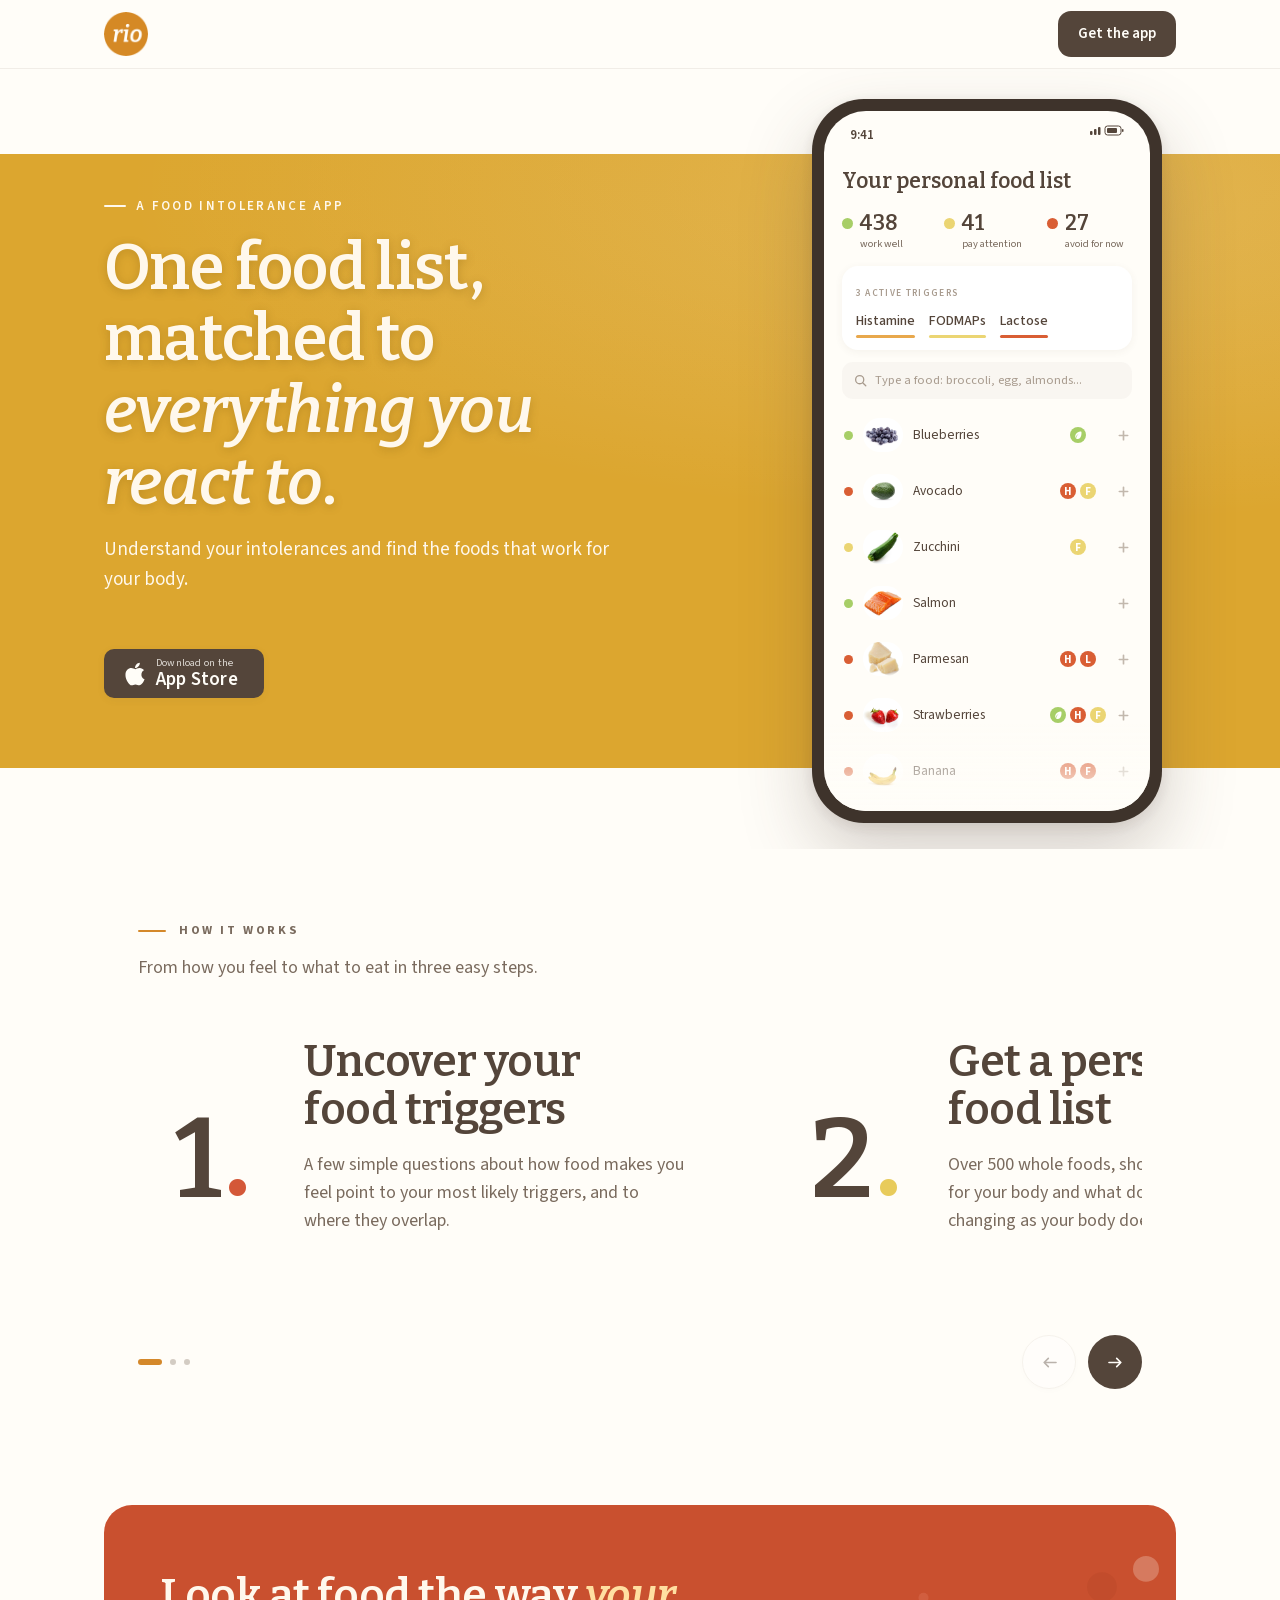
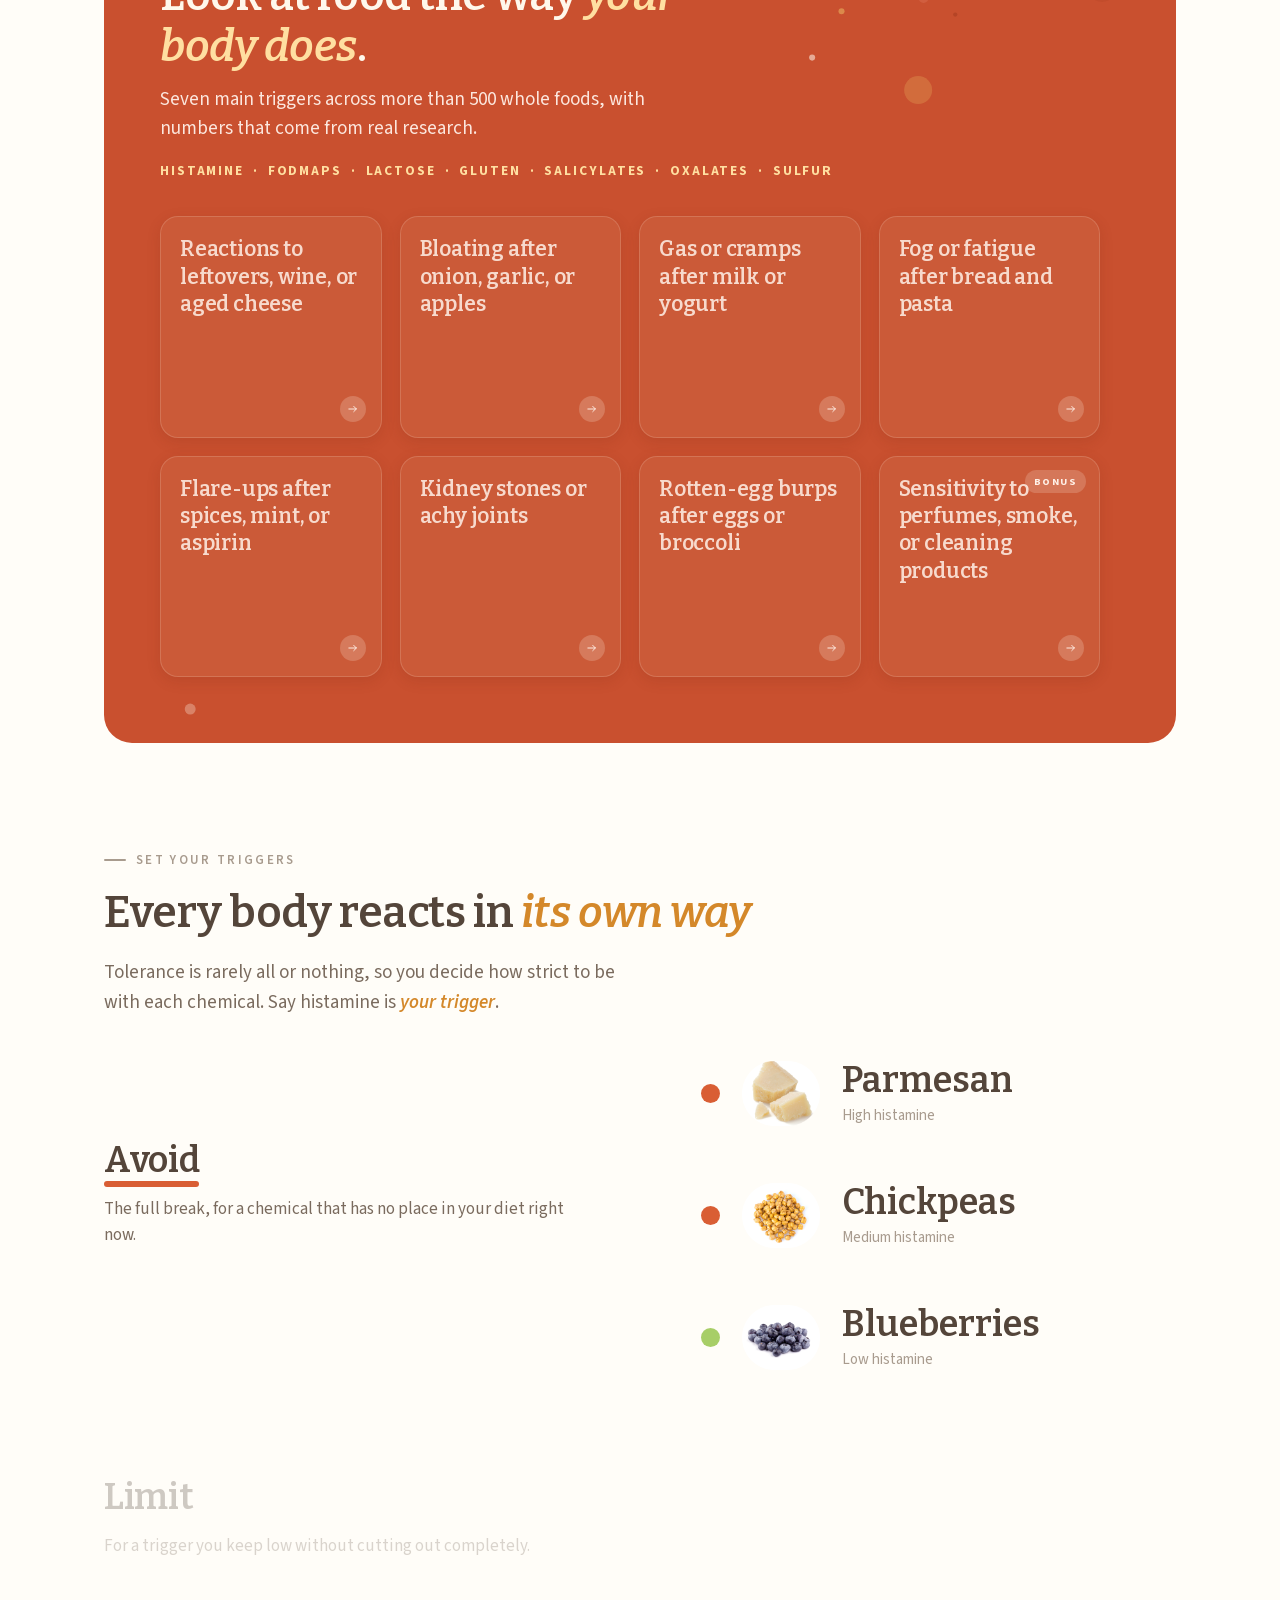
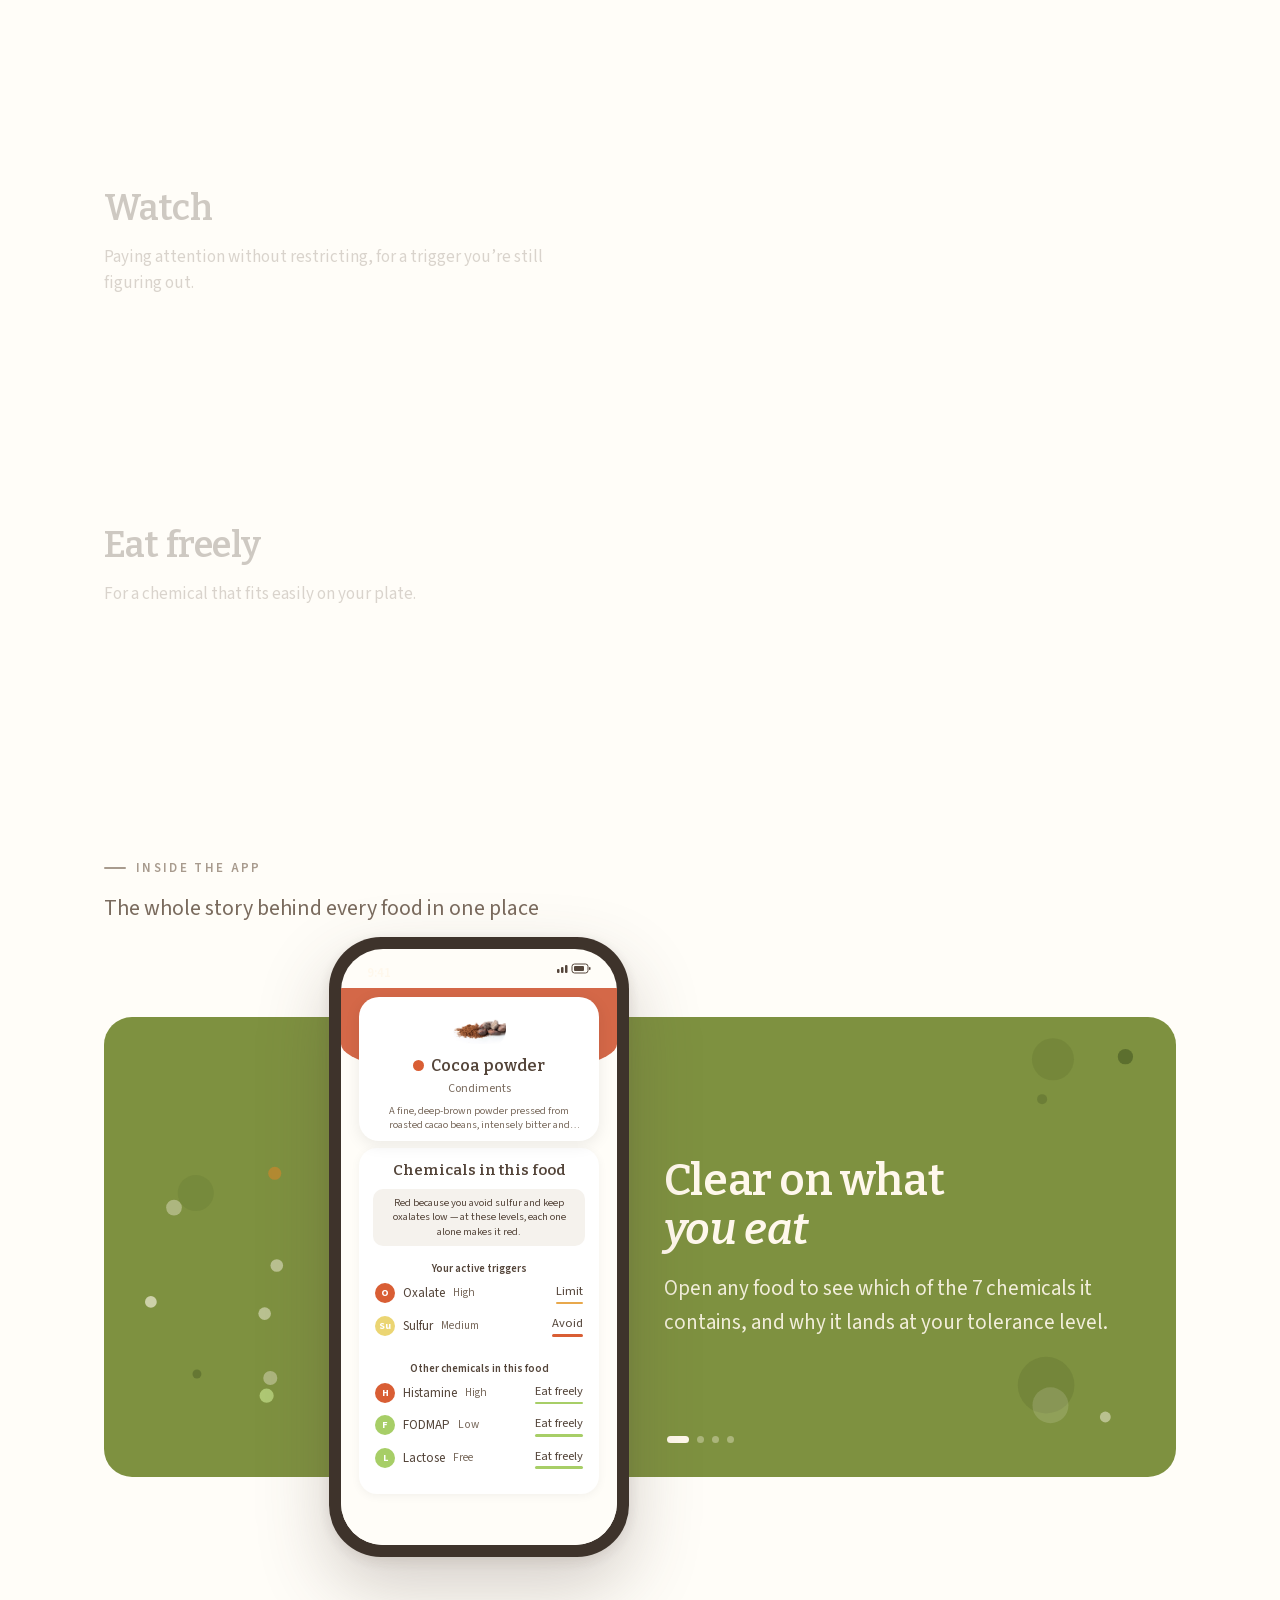
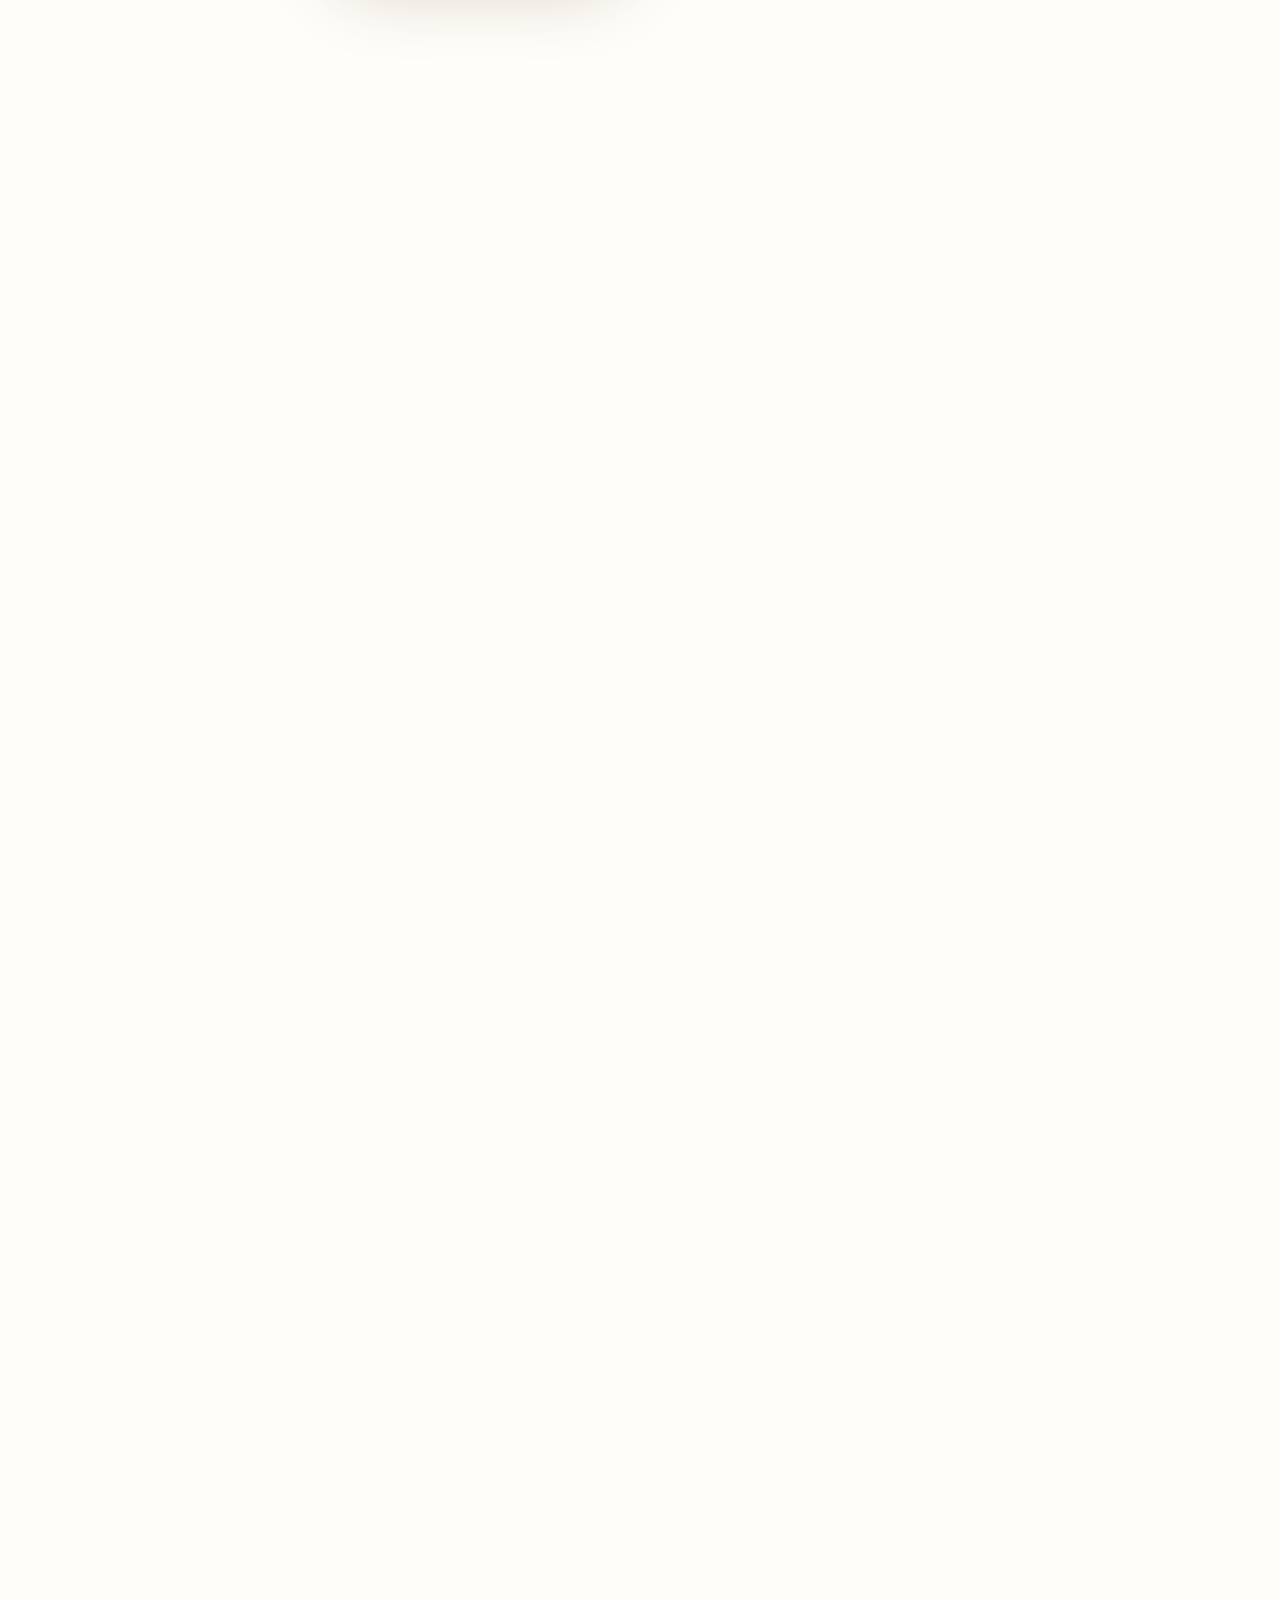
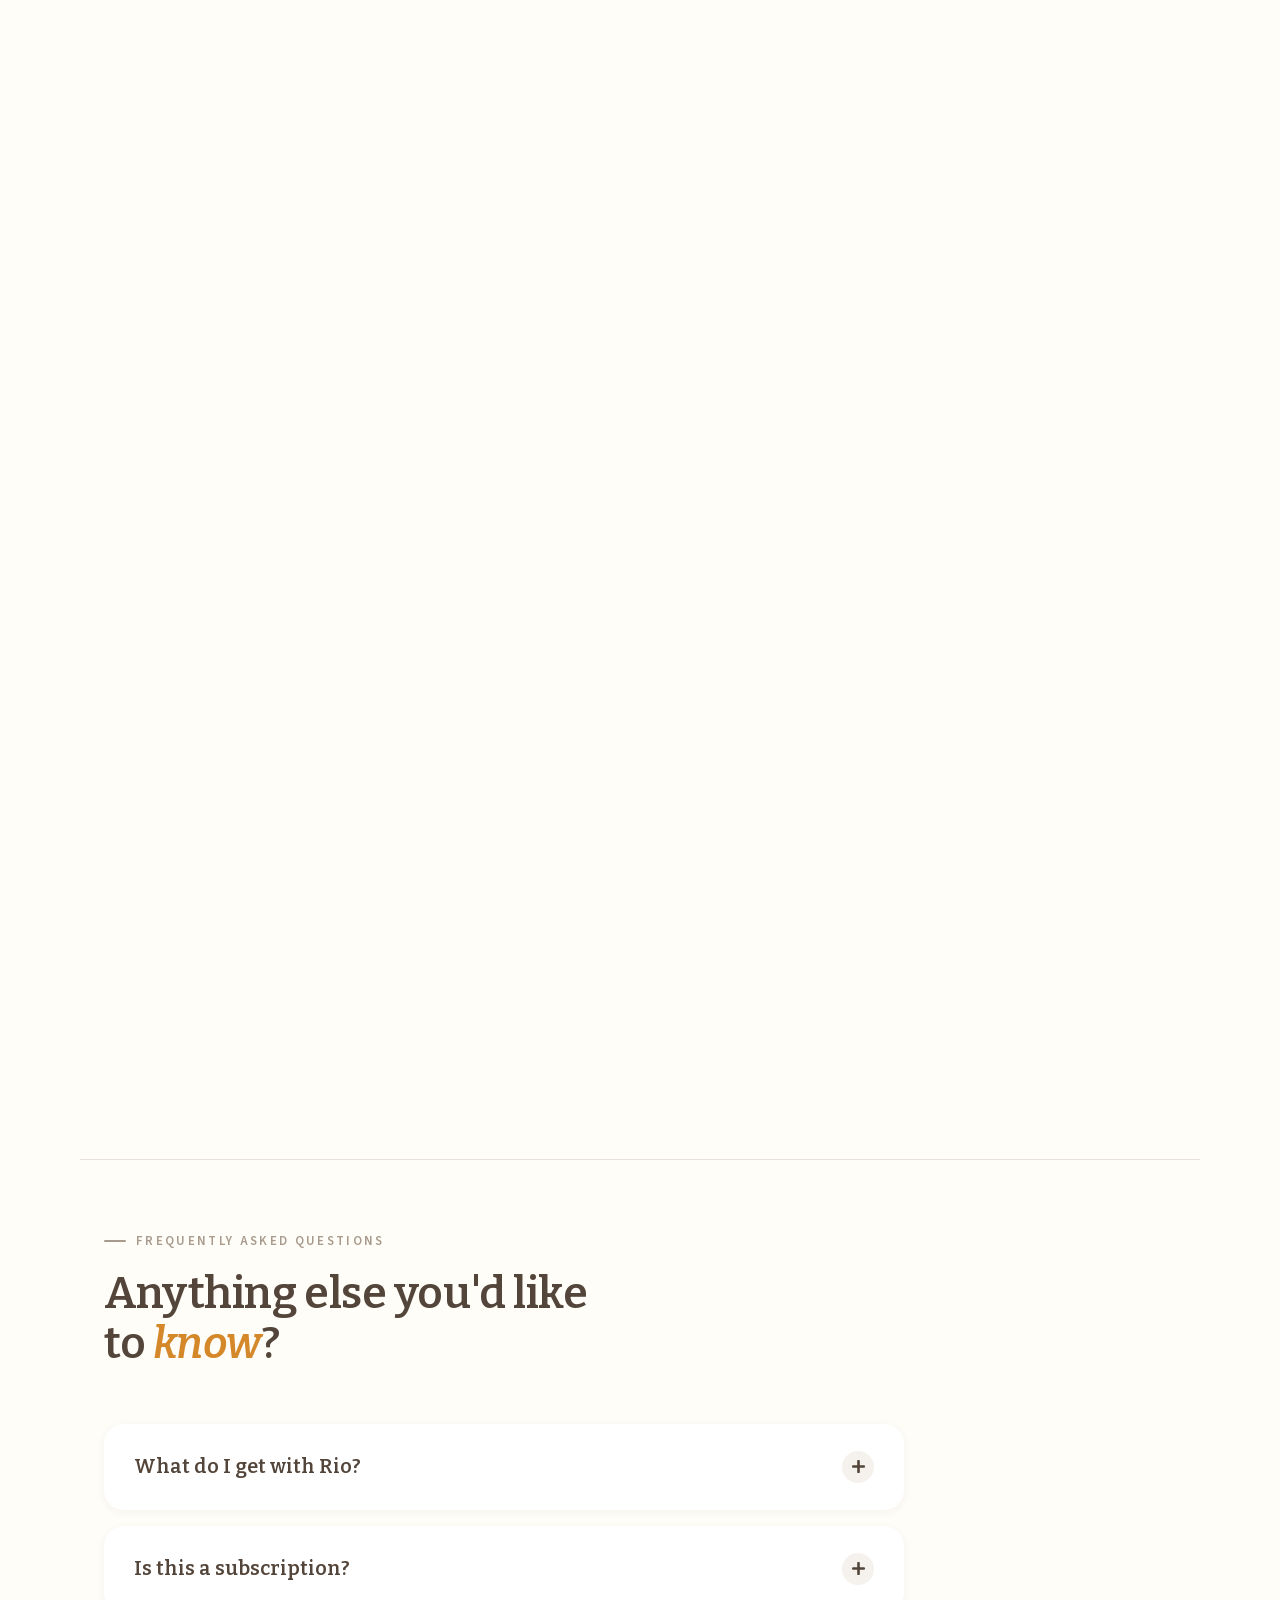
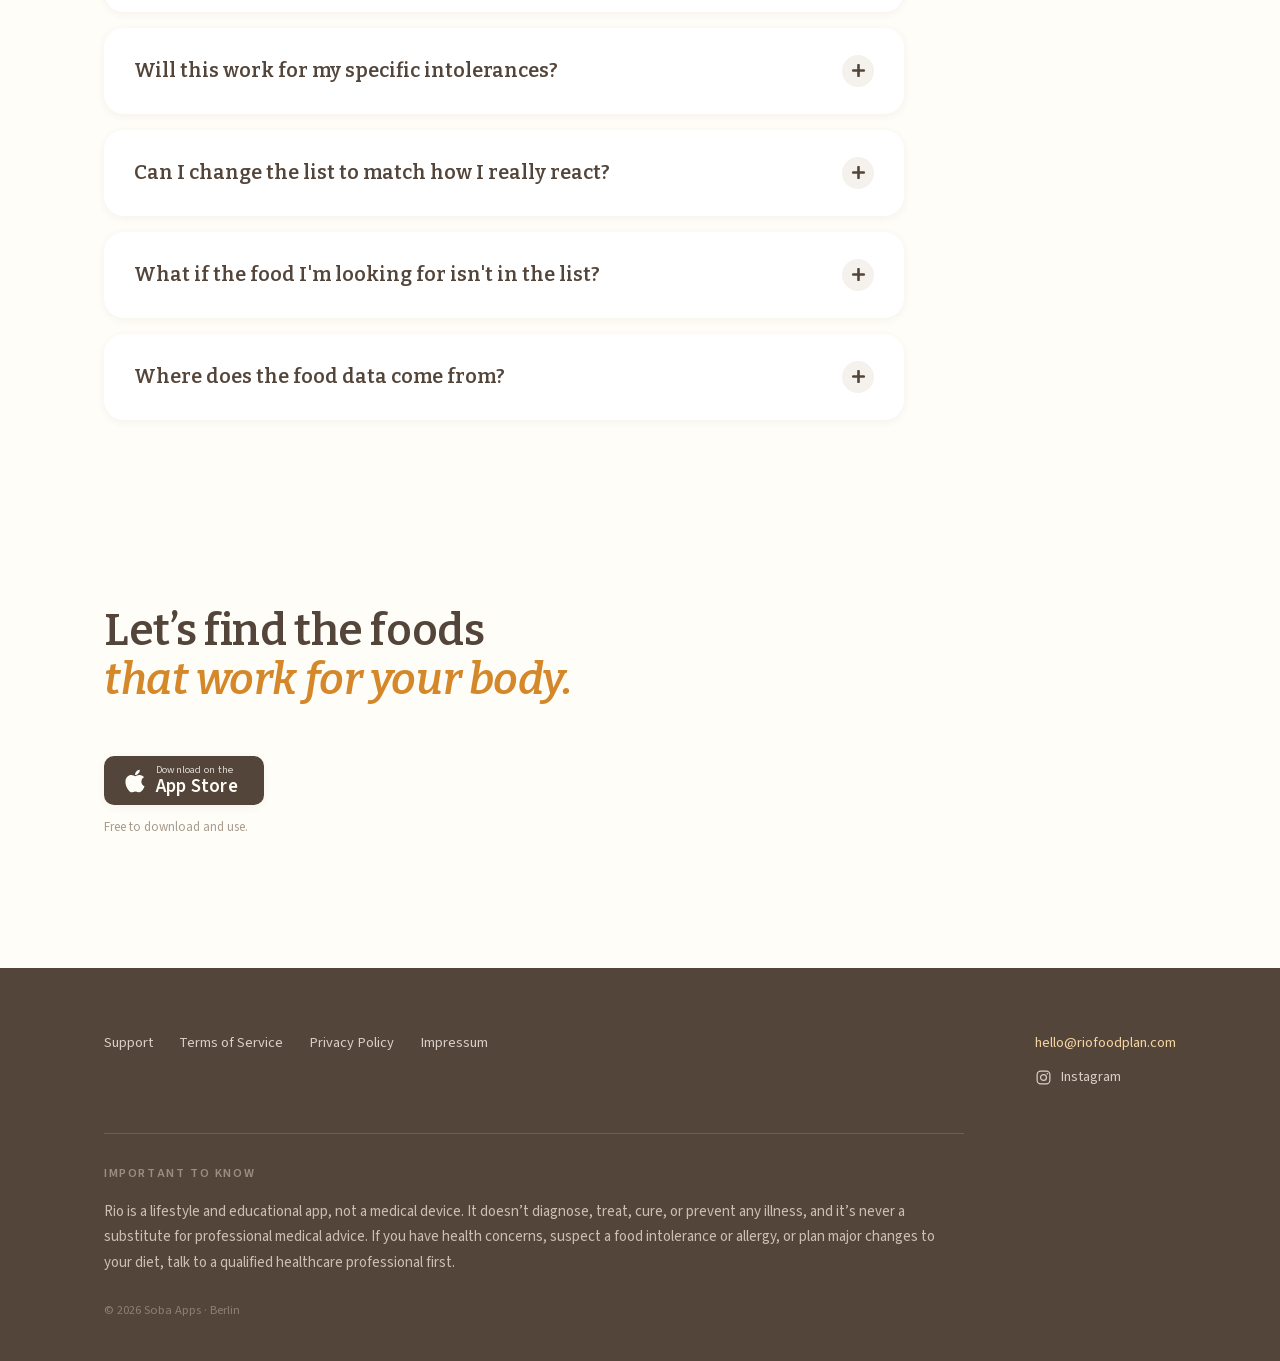
<file: index.html>
<!DOCTYPE html>
<html lang="en">
<head>
<meta charset="UTF-8">
<meta name="viewport" content="width=device-width, initial-scale=1.0">
<meta name="apple-itunes-app" content="app-id=6791933098">
<title>Rio — One food list, matched to everything you react to</title>
<meta name="description" content="Rio is a food intolerance app that helps you understand your personal tolerance to food chemicals: histamine, FODMAPs, lactose, gluten, salicylates, oxalates and sulfur.">
<link rel="icon" type="image/png" sizes="32x32" href="/assets/app/favicon-32.png">
<link rel="icon" type="image/png" sizes="64x64" href="/assets/app/favicon-64.png">
<link rel="apple-touch-icon" href="/assets/app/apple-touch-icon.png">
<link rel="canonical" href="https://riofoodplan.com/">
<meta property="og:type" content="website">
<meta property="og:site_name" content="Rio">
<meta property="og:title" content="Rio — One food list, matched to everything you react to">
<meta property="og:description" content="Understand your intolerances and find the foods that work for your body. A short quiz screens 7 food chemicals and builds a color-coded list of 500+ whole foods.">
<meta property="og:url" content="https://riofoodplan.com/">
<meta property="og:image" content="https://riofoodplan.com/assets/app/og-image.png">
<meta property="og:image:width" content="1200">
<meta property="og:image:height" content="630">
<meta name="twitter:card" content="summary_large_image">
<meta name="twitter:title" content="Rio — One food list, matched to everything you react to">
<meta name="twitter:description" content="Understand your intolerances and find the foods that work for your body. A short quiz screens 7 food chemicals and builds a color-coded list of 500+ whole foods.">
<meta name="twitter:image" content="https://riofoodplan.com/assets/app/og-image.png">
<script type="text/javascript" charset="UTF-8" src="https://cookie-script.com/s/33f252d2696c26ea96323f355382a3fb.js"></script>
<!-- GA4 (G-BCPC4NGBF8) — blocked until CookieScript "performance" consent -->
<script type="text/plain" data-cookiescript="accepted" data-cookiecategory="performance" src="https://www.googletagmanager.com/gtag/js?id=G-BCPC4NGBF8"></script>
<script type="text/plain" data-cookiescript="accepted" data-cookiecategory="performance">
window.dataLayer = window.dataLayer || [];
function gtag(){dataLayer.push(arguments);}
gtag('js', new Date());
gtag('config', 'G-BCPC4NGBF8', { anonymize_ip: true });
</script>
<link rel="stylesheet" href="assets/fonts/fonts.css">
<style>
:root{
  --bg:#FFFDF8;
  --brand:#D4882A;
  --brand-light:#F5D4A3;
  --text:#54453A;
  --text-muted:#7A6B5E;
  --text-placeholder:#A89B8E;
  --green:#A7CE67;
  --green-deep:#8DAD45;
  --yellow:#EBD573;
  --yellow-deep:#DEBB50;
  --red:#D95E34;
  --red-deep:#D45838;
  --surface:#FFFFFF;
  --surface-2:#F5F2ED;
  --circle:#F0E8DA;
  --border:#E8E2DA;
  --olive:#8DAD45;
  --serif:'Bitter',Georgia,serif;
  --sans:'Source Sans 3',-apple-system,sans-serif;
  --shadow-raised:0 2px 8px rgba(84,69,58,.06);
  --shadow-lifted:0 4px 20px rgba(84,69,58,.09);
  --shadow-overlay:0 12px 40px rgba(84,69,58,.14);
  --r-lg:20px;
  --r-xl:24px;
  --r-xxl:28px;
}
*{margin:0;padding:0;box-sizing:border-box}
html{scroll-behavior:smooth}
body{
  background:var(--bg);
  color:var(--text);
  font-family:var(--sans);
  font-size:17px;
  line-height:1.55;
  -webkit-font-smoothing:antialiased;
  overflow-x:hidden;
}
::selection{background:var(--brand-light);color:var(--text)}
a{color:inherit}
.wrap{max-width:1120px;margin:0 auto;padding:0 24px}

/* ----- shared type ----- */
.kicker{
  font-family:var(--sans);font-weight:600;font-size:13px;
  letter-spacing:.18em;text-transform:uppercase;color:var(--text-placeholder);
  display:inline-flex;align-items:center;gap:10px;
}
.kicker::before{content:"";width:22px;height:2px;background:var(--text-placeholder);border-radius:2px}
h1,h2,h3{font-family:var(--serif);font-weight:600;line-height:1.12;letter-spacing:-.01em}
h1{font-size:clamp(40px,5.6vw,64px)}
h2{font-size:clamp(30px,4vw,44px)}
em.accent{font-style:italic;font-weight:600}
em.accent.red{color:var(--red-deep)}
em.accent.yellow{color:#D9A93C}
em.accent.olive{color:var(--olive)}
em.accent.brand{color:var(--brand)}
.lede{color:var(--text-muted);font-size:clamp(17px,1.6vw,19px);line-height:1.6}

/* ----- reveal on scroll ----- */
.rv{opacity:0;transform:translateY(26px);transition:opacity .8s cubic-bezier(.2,.6,.2,1),transform .8s cubic-bezier(.2,.6,.2,1)}
.rv.in{opacity:1;transform:none}
.br-m{display:none}
@media(max-width:880px){.br-m{display:inline}}
.rv-d1{transition-delay:.1s}.rv-d2{transition-delay:.2s}.rv-d3{transition-delay:.3s}
@media (prefers-reduced-motion:reduce){
  .rv{opacity:1;transform:none;transition:none}
  .marquee-track{animation:none!important}
  .dotfield span{animation:none!important}
}

/* ----- nav ----- */
nav{
  position:sticky;top:0;z-index:50;
  background:rgba(255,253,248,.85);
  backdrop-filter:blur(14px);-webkit-backdrop-filter:blur(14px);
  border-bottom:1px solid rgba(232,226,218,.6);
}
.nav-inner{display:flex;align-items:center;justify-content:space-between;height:68px}
.logo{display:flex;align-items:center;gap:10px;text-decoration:none}
.logo-mark{
  width:34px;height:34px;border-radius:50%;background:var(--brand);
  display:grid;place-items:center;
  font-family:var(--serif);font-style:italic;font-weight:600;font-size:17px;color:var(--bg);
  padding-bottom:2px;
}
.logo-mark-img{width:44px;height:44px;display:block}
.logo-word{font-family:var(--serif);font-style:italic;font-weight:600;font-size:22px}
.nav-links{display:flex;gap:28px;align-items:center;font-size:15px;font-weight:500;color:var(--text-muted)}
.nav-links a{text-decoration:none;transition:color .2s}
.nav-links a:hover{color:var(--text)}
.nav-cta{
  background:var(--text);color:var(--bg)!important;padding:11px 20px;border-radius:13px;
  font-weight:600;transition:transform .15s,opacity .15s;
}
.nav-cta:hover{transform:scale(.98);opacity:.9}
@media(max-width:720px){.nav-links a:not(.nav-cta){display:none}}

/* ----- app store badge ----- */
.appstore{
  display:inline-flex;align-items:center;gap:10px;
  background:var(--text);color:var(--bg);text-decoration:none;
  padding:8px 26px 8px 20px;border-radius:10px;
  transition:transform .15s ease,box-shadow .2s;
  box-shadow:var(--shadow-raised);
}
.appstore:hover{transform:scale(.975);box-shadow:var(--shadow-lifted)}
.appstore svg{width:22px;height:26px;flex-shrink:0}
.appstore .as-text{display:flex;flex-direction:column;line-height:1.12;text-align:left}
.appstore .as-small{font-size:10.5px;font-weight:400;opacity:.8;letter-spacing:.02em}
.appstore .as-big{font-family:var(--sans);font-size:19px;font-weight:600;letter-spacing:.01em}
.cta-note{font-size:13px;color:var(--text-placeholder);margin-top:12px}

/* ----- hero (honey field — mirrors Library's NutrientsHeroCard) ----- */
:root{
  --honey:#DCA62F;        /* field */
  --honey-light:#EFC668;  /* dot tone */
  --honey-dark:#A87A14;   /* dot tone + shadows */
  --honey-cream:#FFF8EC;  /* headline + dot tone */
  --honey-ink:#6B4D0E;    /* eyebrow / secondary on honey */
}
.hero{
  position:relative;overflow:hidden;
  background:var(--bg);
  /* phone (760px tall) overflows the band by (760 - bandH)/2 on each side;
     pad so the phone top sits 8px under the nav hairline, 26px cream below */
  padding-top:calc(30px + (724px - clamp(566px,48vw,672px))/2);
  padding-bottom:calc(26px + (724px - clamp(566px,48vw,672px))/2);
  text-align:left;
}
/* full-bleed orange band — edge to edge, NO side rounding — sitting UNDER the phone,
   shorter than the phone so the phone's top & bottom (~15%) land on the cream */
.hero-band{
  position:relative;
  background:var(--honey);
  width:100%;height:clamp(566px,48vw,672px);
  display:flex;align-items:center;
}
.hero-bandclip{position:absolute;inset:0;overflow:hidden;z-index:0}
.hero-stage{position:relative;z-index:2;width:100%}
.honey-field{position:absolute;inset:0;width:100%;height:100%;z-index:0;pointer-events:none}
.honey-glow{
  position:absolute;inset:0;z-index:1;pointer-events:none;
  background:radial-gradient(120% 90% at 82% 6%, rgba(255,248,236,.22), rgba(220,166,47,0) 60%);
}
.honey-vignette{
  position:absolute;inset:0;z-index:1;pointer-events:none;
  background:linear-gradient(180deg, rgba(220,166,47,.20), rgba(220,166,47,0) 42%, rgba(220,166,47,.16));
}
.hero-inner{position:relative;z-index:2;display:flex;flex-direction:column;align-items:flex-start;max-width:54%}
.hero-kicker{color:var(--honey-cream)}
.hero-kicker::before{background:var(--honey-cream)}
.hero-h1{
  color:var(--honey-cream);margin:16px 0 16px;max-width:680px;
  text-shadow:0 2px 10px rgba(124,86,12,.30);
}
.hero-h1 em{font-style:italic;font-weight:600;color:var(--honey-cream)}
.hero-lede{color:var(--honey-cream);opacity:.95;max-width:560px;margin-bottom:54px}
.hero-cta-wrap{display:flex;flex-direction:column;align-items:flex-start;margin-bottom:28px}
.hero-note{color:var(--honey-cream);opacity:.85}
.hero-grid2{position:relative;z-index:2;display:grid;grid-template-columns:1.02fr .98fr;gap:48px;align-items:center}
/* phone is laid OVER the band on the right, taller than the band so it sticks out top + bottom onto the cream */
.hero-phone{position:absolute;top:50%;right:clamp(8px,3vw,52px);transform:translateY(-50%);z-index:3}
.hero .phone{width:350px}
.hero .screen{height:700px}
@media(max-width:880px){
  .hero{display:block;padding:0}
  .hero-band{height:auto;padding:46px 0 40px}
  .hero-stage{display:flex;flex-direction:column;align-items:center;text-align:center}
  .hero-inner{max-width:none;align-items:center}
  .hero-kicker{align-self:center}
  .hero-cta-wrap{align-items:center}
  .hero-h1,.hero-lede{margin-left:auto;margin-right:auto}
  .hero-phone{position:static;transform:none;display:flex;justify-content:center;align-items:flex-start;margin-top:30px;height:652px;overflow:visible}
  .hero .phone{width:312px}
  .hero .screen{height:620px;text-align:left}
}

/* ----- phone mockup ----- */
.phone-stage{position:relative;display:flex;justify-content:center}
.phone{
  width:312px;border-radius:52px;background:#3E332B;padding:12px;
  box-shadow:0 30px 70px rgba(84,69,58,.25),0 4px 14px rgba(84,69,58,.12);
  position:relative;z-index:2;
}
.screen{
  background:var(--bg);border-radius:42px;overflow:hidden;
  height:620px;display:flex;flex-direction:column;position:relative;
  /* WebKit: keep border-radius clipping alive inside transform:scale (iOS bleed bug) */
  isolation:isolate;transform:translateZ(0);
}
.statusbar{display:flex;justify-content:space-between;padding:14px 26px 4px;font-size:13px;font-weight:600}
.screen-pad{padding:10px 18px 0}
.screen-title{font-family:var(--serif);font-weight:600;font-size:21px;margin:6px 0 14px}
.stats{display:flex;gap:18px;margin-bottom:14px}
.stat{flex:1;display:flex;flex-direction:column;gap:1px}
.stat-num{display:flex;align-items:center;gap:7px}
.stat .dot{width:11px;height:11px;border-radius:50%;flex-shrink:0;padding:0}
.stat b{font-family:var(--serif);font-size:21px;font-weight:600;color:var(--text);line-height:1.1}
.stat .stat-lbl{font-size:10.5px;color:var(--text-muted);padding-left:18px;white-space:nowrap}
.triggers{
  background:var(--surface);border-radius:16px;padding:12px 14px;margin-bottom:12px;
  box-shadow:var(--shadow-raised);
}
.triggers small{font-size:9.5px;letter-spacing:.14em;font-weight:600;color:var(--text-placeholder)}
.pills{display:flex;flex-wrap:wrap;gap:6px 14px;margin-top:7px}
.pill{font-weight:500;font-size:14px;position:relative;padding-bottom:5px}
.pill::after{content:"";position:absolute;left:0;right:0;bottom:0;height:3px;border-radius:3px;background:var(--bar)}
.search-mock{
  display:flex;align-items:center;gap:8px;
  background:rgba(245,242,237,.6);border-radius:11px;
  padding:9px 12px;margin-bottom:8px;
  font-size:12.5px;color:var(--text-placeholder);
}
.search-mock svg{width:13px;height:13px;stroke:var(--text-placeholder);flex-shrink:0}
.foodlist{flex:1;overflow:hidden;padding:0 18px;position:relative}
.foodlist-track{display:flex;flex-direction:column;animation:foodscroll 20s linear infinite;will-change:transform}
.foodlist-track:hover{animation-play-state:paused}
@keyframes foodscroll{from{transform:translateY(0)}to{transform:translateY(-50%)}}
@media (prefers-reduced-motion:reduce){.foodlist-track{animation:none}}
.frow{
  padding:8px 2px;
  display:flex;align-items:center;gap:10px;
}
.frow .tol{width:9px;height:9px;border-radius:50%;flex-shrink:0}
.frow img.pic{
  width:40px;height:40px;object-fit:contain;flex-shrink:0;
}
.frow .nm{font-family:var(--sans);font-weight:400;font-size:13.5px;color:var(--text);flex:1}
.badges{display:flex;gap:4px;align-items:center;justify-content:center;width:58px;flex-shrink:0}
.bdg{
  width:16px;height:16px;border-radius:50%;color:#fff;
  font-size:11px;font-weight:700;line-height:1;display:grid;place-items:center;
}
.leafb{width:16px;height:16px;flex-shrink:0;background:var(--green);border-radius:50%;padding:3px;box-sizing:border-box}
.frow .plus{flex-shrink:0;color:var(--text-placeholder);opacity:.7}
.frow .plus svg{width:13px;height:13px;stroke:currentColor;stroke-width:1.8;display:block}
.screen-fade{
  position:absolute;left:0;right:0;bottom:0;height:90px;
  background:linear-gradient(transparent,var(--bg));pointer-events:none;
}
/* floating chips around phone */
.float-chip{
  position:absolute;z-index:3;background:var(--surface);border-radius:999px;
  padding:9px 16px;font-size:14px;font-weight:500;box-shadow:var(--shadow-lifted);
  display:flex;align-items:center;gap:8px;white-space:nowrap;
  animation:bob 5.5s ease-in-out infinite alternate;
}
.float-chip .dot{width:9px;height:9px;border-radius:50%}
@keyframes bob{from{transform:translateY(-5px)}to{transform:translateY(7px)}}
.fc1{top:11%;right:calc(50% + 148px);animation-delay:.4s}
.fc2{top:40%;left:calc(50% + 148px);animation-delay:1.4s}
.fc3{bottom:16%;right:calc(50% + 132px);animation-delay:.9s}
@media(max-width:880px){
  .fc1{right:auto;left:6px;top:-18px}
  .fc3{right:auto;left:0;bottom:4%}
  .fc2{left:auto;right:0;top:36%}
}
@media(max-width:380px){.phone{width:290px}.screen{height:580px}}

/* ----- marquee ----- */
.marquee-zone{padding:64px 0 8px;border-top:1px solid var(--border)}
.marquee{overflow:hidden;position:relative;padding:10px 0;
  -webkit-mask-image:linear-gradient(90deg,transparent,#000 8%,#000 92%,transparent);
  mask-image:linear-gradient(90deg,transparent,#000 8%,#000 92%,transparent);
}
.marquee-track{display:flex;align-items:center;gap:0;width:max-content;animation:scroll 38s linear infinite}
.marquee.reverse .marquee-track{animation:scroll-r 32s linear infinite}
@keyframes scroll{from{transform:translateX(0)}to{transform:translateX(-50%)}}
@keyframes scroll-r{from{transform:translateX(-50%)}to{transform:translateX(0)}}
.m-item{
  font-family:var(--serif);font-style:italic;font-size:clamp(19px,2.3vw,26px);
  color:var(--text-muted);white-space:nowrap;
}
/* round separator dot, centered between phrases — same size in both strips, colors cycle */
.m-sep{width:9px;height:9px;border-radius:50%;margin:0 26px;flex-shrink:0;align-self:center}
/* chemical strip — same serif + size as the symptoms strip, but NOT italic */
.m-chem{font-style:normal}

/* ----- how it works (pinned ball that recolors red→yellow→green, Atoms "why different" style) ----- */
.how{padding:0}
.how-head{max-width:560px;margin:0 0 44px}
.how-head h2{margin-top:18px}

.how-scroll{position:relative;height:300vh}
.how-pin{position:sticky;top:0;height:100vh;display:flex;align-items:center;overflow:hidden}
/* heading + 3-step stage held together as one centred group while pinned */
.how-pin-inner{display:flex;flex-direction:column;justify-content:center}
/* progress rail · colored ball (as the main bullet) · large text */
.how-stage{display:grid;grid-template-columns:auto auto minmax(0,500px);justify-content:center;align-items:center;column-gap:30px;width:100%}

/* left vertical progress — small dots: always two grey, one orange (the current step) */
.how-prog{display:flex;flex-direction:column;gap:12px}
.pdot{width:8px;height:8px;border-radius:50%;background:var(--chip-grey,#D9D3CB);transition:background .35s ease}
.pdot.on{background:var(--brand)}

/* large left text, crossfading per step */
.how-titles{position:relative;min-height:210px}
.how-titles > div{position:absolute;inset:0;display:flex;flex-direction:column;justify-content:center;opacity:0;transform:translateY(16px);transition:opacity .45s ease,transform .45s ease;pointer-events:none}
.how-titles > div.active{opacity:1;transform:none;pointer-events:auto}
.how-titles h3{font-family:var(--sans);font-weight:600;font-size:clamp(28px,3.4vw,42px);color:var(--text);margin:0 0 16px;line-height:1.18;max-width:13ch}
.how-titles p{color:var(--text-muted);font-size:clamp(16px,1.5vw,18px);max-width:420px;line-height:1.6}

/* the ball — solid colour (paler, ~75%), acts as the main bullet left of the text; morphs per step */
.how-ball{position:relative;width:168px;height:168px;border-radius:50%;box-shadow:0 14px 38px rgba(84,69,58,.15)}
.how-ball::before{content:"";position:absolute;inset:0;border-radius:50%;background:var(--ball);opacity:.75;transition:background .6s ease}
.ball-num{position:absolute;inset:0;z-index:1;display:grid;place-items:center;font-family:var(--sans);font-weight:700;font-variant-numeric:tabular-nums;letter-spacing:-.02em;font-size:82px;color:#FFF8EC;text-shadow:0 3px 12px rgba(40,30,10,.22);opacity:0;transition:opacity .45s ease}
.ball-num.active{opacity:1}

@media(max-width:880px){
  .how-scroll{height:280vh}
  .how-pin{align-items:center}
  .how-stage{grid-template-columns:1fr;justify-items:center;gap:32px;text-align:center}
  .how-prog{flex-direction:row;order:-1}
  .how-titles{min-height:170px;order:2;width:100%}
  .how-titles > div{align-items:center}
  .how-titles h3{max-width:none}
  .how-titles p{margin:0 auto}
  .how-ball{width:144px;height:144px;order:1}
  .ball-num{font-size:72px}
}
@media (prefers-reduced-motion:reduce){
  .how-scroll{height:auto}
  .how-pin{position:static;height:auto;display:block;padding:48px 0 80px}
  .how-titles{position:relative;min-height:0}
  .how-titles > div{position:relative;opacity:1;transform:none}
  .how-titles > div:not(.active){display:none}
}

/* ----- how it works — horizontal duplicate (Atoms carousel, pale-green field) ----- */
.atoms{background:#EEF3E2;padding:92px 0 88px;overflow:hidden}
.atoms .how-head{max-width:660px;margin:0 0 60px}
.atoms-viewport{overflow:hidden}
.atoms-track{display:flex;gap:64px;will-change:transform;transition:transform .6s cubic-bezier(.2,.65,.2,1)}
.astep{flex:0 0 auto;display:flex;align-items:center;gap:26px}
.anum{position:relative;font-family:var(--sans);font-weight:700;font-variant-numeric:tabular-nums;font-size:150px;line-height:1;color:var(--mk);padding:0 22px;flex-shrink:0}
.ring{position:absolute;left:50%;top:50%;width:175px;height:160px;transform:translate(-50%,-50%) rotate(-4deg);opacity:0;transition:opacity .45s ease}
.astep.active .ring{opacity:1}
.ring path{fill:none;stroke:var(--mk);stroke-width:5;stroke-linecap:round;stroke-linejoin:round}
.astep h3{font-family:var(--sans);font-weight:700;font-size:clamp(30px,3.2vw,44px);color:var(--text);max-width:9ch;line-height:1.08;margin:0}
.astep:not(.active){opacity:.85}
.atoms-nav{display:flex;gap:14px;justify-content:flex-end;margin-top:44px}
.anav{width:56px;height:56px;border-radius:50%;border:1px solid var(--border);background:var(--surface);display:grid;place-items:center;cursor:pointer;transition:transform .15s,opacity .2s,background .2s}
.anav svg{width:20px;height:20px;stroke:var(--text);stroke-width:2;fill:none}
.anav:hover:not(:disabled){background:var(--brand);}
.anav:hover:not(:disabled) svg{stroke:#fff}
.anav:active:not(:disabled){transform:scale(.94)}
.anav:disabled{opacity:.35;cursor:default}
@media(max-width:880px){
  .anum{font-size:104px;padding:0 14px}
  .ring{width:124px;height:114px}
  .astep h3{font-size:26px}
  .atoms-track{gap:40px}
}

/* the seven chemicals — underlined words band (kept from "Option 3", placed lower) */
.chem-band{padding:8px 0 64px;text-align:center}
.chem-band .kicker{justify-content:center;margin-bottom:24px}
.cv-type{display:flex;flex-wrap:wrap;justify-content:center;gap:14px 26px;max-width:760px;margin:0 auto}
.cv-type span{position:relative;font-family:var(--serif);font-size:clamp(22px,2.6vw,30px);color:var(--text);padding-bottom:6px}
.cv-type span::after{content:"";position:absolute;left:0;right:0;bottom:0;height:3px;border-radius:3px;background:var(--c)}


/* ----- features ----- */
.features{padding:30px 0 60px}
.feature{
  display:grid;grid-template-columns:1fr 1fr;gap:64px;align-items:center;
  padding:64px 0;
}
.feature:nth-child(even) .f-visual{order:-1}
.f-copy .kicker{margin-bottom:16px}
.f-copy h2{font-size:clamp(26px,3vw,36px);margin-bottom:16px}
.f-copy p{color:var(--text-muted);max-width:440px}
.f-visual{display:flex;justify-content:center}
@media(max-width:880px){
  .feature{grid-template-columns:1fr;gap:36px;padding:48px 0}
  .feature:nth-child(even) .f-visual{order:0}
}
/* feature mini-cards */
.mini{
  background:var(--surface);border-radius:var(--r-xxl);padding:28px;
  box-shadow:var(--shadow-overlay);width:min(400px,100%);
  position:relative;
}
.mini::before{
  content:"";position:absolute;inset:auto -28px -28px auto;width:130px;height:130px;
  border-radius:50%;background:var(--halo,var(--circle));opacity:.5;z-index:-1;
}
.mini-title{font-family:var(--serif);font-weight:600;font-size:20px;margin-bottom:4px}
.mini-sub{font-size:13px;color:var(--text-muted);margin-bottom:18px}
/* tolerance levels */
.levels{display:flex;justify-content:space-between;gap:12px;margin:18px 0 14px}
.lvl{font-size:11.5px;font-weight:600;letter-spacing:.08em;color:var(--text-placeholder);padding-bottom:8px;position:relative;white-space:nowrap}
.lvl.sel{color:var(--text);font-size:13px}
@media(max-width:400px){.lvl{font-size:10px;letter-spacing:.05em}.lvl.sel{font-size:11.5px}}
.lvl.sel::after{content:"";position:absolute;left:0;right:0;bottom:0;height:4px;border-radius:4px;background:#E8A84C}
.mini .rule{font-size:14px;color:var(--text-muted);text-align:center;background:var(--surface-2);border-radius:14px;padding:12px 16px}
/* nutrients — mirrors NutrientFoodRow: dot + thumb + name + tier label */
.nut{display:flex;flex-direction:column}
.nrow{display:flex;align-items:center;gap:11px;padding:8px 0}
.nrow .tol{width:13px;height:13px;border-radius:50%;flex-shrink:0}
.nrow .pic{width:40px;height:40px;object-fit:contain;flex-shrink:0}
.nrow .nname{font-size:15px;color:var(--text);flex:1}
.nrow .nsrc{font-size:12.5px;color:var(--text-muted);white-space:nowrap}
/* note card */
.notefood{display:flex;align-items:center;gap:12px;margin-bottom:16px}
.notefood .pic{width:44px;height:44px;object-fit:contain}
.notefood .nm{font-family:var(--serif);font-weight:600;font-size:17px}
.notefood .cat{font-size:12.5px;color:var(--text-muted)}
.notebubble{
  background:var(--circle);border-radius:16px 16px 16px 4px;padding:14px 16px;
  font-size:15px;font-style:italic;color:var(--text);line-height:1.5;
}
.notebubble+.notebubble{margin-top:10px;border-radius:16px 16px 16px 4px}
.notedate{font-size:11.5px;color:var(--text-placeholder);margin-top:6px}
/* organic rows */
.orow{display:flex;align-items:center;gap:12px;padding:11px 0;border-bottom:1px solid var(--surface-2)}
.orow:last-child{border-bottom:none}
.orow .pic{width:40px;height:40px;object-fit:contain}
.orow .nm{font-family:var(--serif);font-weight:600;font-size:15.5px;flex:1}
.leaf-badge{
  display:inline-flex;align-items:center;gap:5px;background:#EEF3E0;color:#6E8C36;
  font-size:11.5px;font-weight:600;border-radius:999px;padding:4px 10px;
}
.leaf-badge svg{width:11px;height:11px}

/* ----- features — Atoms-style: green CARD with floating dots, phone overlaps it (sticks out top/bottom) ----- */
.feat3{background:var(--bg);color:#FFF8EC;position:relative}
.feat3-scroll{position:relative;height:400vh}
.feat3-pin{position:sticky;top:0;height:100vh;display:flex;align-items:flex-start;padding-top:92px}
.feat3-stage{position:relative;width:100%}
.feat3-screen .fdc{flex:none;margin-bottom:6px}
.fdc-nut .fdc-h{margin-bottom:10px}
.fdc-grp{font-size:11px;font-weight:600;color:var(--text);text-align:center;margin:5px 0 0}
.bdg--mut{background:#B8B0A4}
.nutpills{display:flex;flex-wrap:wrap;gap:8px;justify-content:center}
.nutpills span{background:var(--surface-2);border-radius:999px;padding:7px 14px;font-size:12.5px;font-weight:600;color:var(--text)}
.feat3-head2{margin-bottom:92px}
.feat3-head2--out{display:none}
.feat3-sub{font-family:var(--sans);font-weight:400;font-size:clamp(18px,1.8vw,22px);line-height:1.5;color:var(--text-muted);margin-top:14px;max-width:560px}
/* the contained green band */
.feat3-card{position:relative;background:#7E9140;border-radius:var(--r-xxl);height:460px}
.feat3-cardclip{position:absolute;inset:0;border-radius:var(--r-xxl);overflow:hidden;z-index:0}
.feat3-dots{position:absolute;inset:0;width:100%;height:100%;pointer-events:none}
/* phone overlaps the card: slightly left of centre, taller than the card so it sticks out top + bottom */
.feat3-phone{position:absolute;top:50%;left:35%;transform:translate(-50%,-50%);z-index:2}
.feat3 .phone{width:300px;transform:none}
.feat3 .screen{height:596px}
.feat3-screens{position:relative;flex:1;overflow:hidden;color:var(--text)}
.feat3-screen{position:absolute;inset:0;padding:12px 18px 0;display:flex;flex-direction:column;background:var(--bg);opacity:0;transition:opacity .32s ease}
.feat3-screen.active{opacity:1;z-index:1}
.f3s-title{font-family:var(--serif);font-weight:600;font-size:21px;color:var(--text);margin:6px 2px 2px}
.f3s-sub{font-size:12.5px;color:var(--text-muted);margin:0 2px 16px}
.feat3-screen .nut{margin-top:4px}
.f3s-addnote{display:inline-flex;align-items:center;gap:7px;margin-top:16px;font-size:14px;font-weight:600;color:var(--text);background:var(--surface-2);border-radius:12px;padding:11px 16px;align-self:flex-start}
.f3s-addnote svg{width:13px;height:13px}
/* tighten the reused rows so they fit the narrower (262px) phone screen */
.feat3 .nrow{gap:9px}
.feat3 .nrow .pic,.feat3 .orow .pic{width:34px;height:34px}
.feat3 .nrow .nname{font-size:14px}
.feat3 .nrow .nsrc{font-size:11px}
.feat3 .orow{gap:9px}
.feat3 .orow .nm{font-size:14px}
.feat3 .leaf-badge{font-size:10px;padding:3px 7px;gap:4px}
.feat3 .leaf-badge svg{width:10px;height:10px}
/* phone screen 0 — NutrientDetailScreen (eyebrow + title + desc + where-to-get) */
.ndt-eyebrow{font:600 11px/1 var(--sans);letter-spacing:1.6px;color:var(--text-muted);text-transform:uppercase;margin:2px 2px 0}
.ndt-title{font-family:var(--serif);font-weight:600;font-size:24px;color:var(--text);margin:8px 2px 0}
.ndt-desc{font-size:12px;line-height:1.5;color:var(--text-muted);margin:9px 2px 0;display:-webkit-box;-webkit-line-clamp:4;-webkit-box-orient:vertical;overflow:hidden}
.ndt-h{font-family:var(--serif);font-weight:600;font-size:16px;color:var(--text);margin:16px 2px 2px}
.ndt-sub{font-size:11.5px;color:var(--text-muted);margin:0 2px 8px}
.ndt-showall{align-self:center;margin-top:10px;font-size:13px;font-weight:600;color:var(--text);background:var(--surface-2);border-radius:11px;padding:9px 18px}
/* phone screen 1 — FoodDetailSheet "My notes" card */
.fd-head{display:flex;flex-direction:column;align-items:center;text-align:center;padding-top:6px;margin-bottom:14px}
.fd-circle{width:74px;height:74px;border-radius:50%;background:var(--cc,#7DB048);display:flex;align-items:center;justify-content:center;margin-bottom:10px}
.fd-circle img{width:54px;height:54px;object-fit:contain}
.fd-name{font-family:var(--serif);font-weight:600;font-size:19px;color:var(--text)}
.fd-cat{font-size:12.5px;color:var(--text-muted);margin-top:2px}
.mynotes{background:var(--surface);border-radius:18px;box-shadow:0 2px 10px rgba(0,0,0,.05);padding:14px 14px 16px}
.mynotes-h{font-family:var(--serif);font-weight:600;font-size:16px;color:var(--text);text-align:center;margin-bottom:8px}
.note-row{display:flex;align-items:flex-start;gap:8px;padding:10px 0}
.note-body{flex:1;min-width:0}
.note-txt{font-size:13px;line-height:1.45;color:var(--text)}
.note-date{font-size:11px;color:var(--text-muted);margin-top:4px}
.note-ic{flex:none;width:24px;height:24px;border-radius:50%;background:rgba(240,232,218,.6);color:var(--text-muted);display:flex;align-items:center;justify-content:center}
.note-ic svg{width:13px;height:13px}
.note-div{height:1px;background:var(--border)}
.note-add{display:inline-flex;align-items:center;gap:7px;margin-top:14px;font-size:13.5px;font-weight:600;color:var(--text);background:var(--surface-2);border-radius:11px;padding:9px 14px}
/* phone screen 3 — History (olive header + pills, beige summary, white card of text rows) */
.feat3-screen--hist{padding:0}
.hh{position:relative;background:#7E9140;padding:26px 16px 14px;overflow:hidden}
.hh::before{content:"";position:absolute;inset:0;background:radial-gradient(90% 70% at 85% 0%, rgba(255,248,236,.18), rgba(126,145,64,0) 60%)}
.hd{position:absolute;border-radius:50%;background:#FFF8EC}
.hh-t{position:relative;font-family:var(--serif);font-weight:600;font-size:26px;color:#FFF8EC}
.hh-pills{position:relative;display:flex;gap:6px;margin-top:12px;justify-content:center}
.hh-pills span{font-size:10.5px;font-weight:600;color:rgba(255,248,236,.9);border:1px solid rgba(255,248,236,.45);border-radius:999px;padding:5px 11px;white-space:nowrap}
.hh-pills span.on{background:#FFF8EC;color:#5C6B2E;border-color:#FFF8EC}
.hist-body{padding:10px 14px 0}
.msum{background:var(--surface-2);border-radius:16px;padding:12px 14px;margin-bottom:10px}
.msum-top{display:flex;align-items:center;justify-content:space-between;margin-bottom:8px}
.msum-month{font:600 11px var(--sans);letter-spacing:1.4px;text-transform:uppercase;color:#B5A892}
.msum-q{width:19px;height:19px;border-radius:50%;background:var(--text);color:var(--bg);font:600 11px/19px var(--sans);text-align:center}
.msum-row{display:flex;gap:16px;align-items:center}
.msum-item{display:flex;align-items:baseline;gap:5px}
.msum-item i{width:10px;height:10px;border-radius:50%;align-self:center}
.msum-item b{font-size:16px;color:var(--text)}
.msum-item em{font-style:normal;font-size:11px;color:var(--text-muted)}
.msum-chev{width:13px;height:13px;color:var(--text-muted);margin-left:auto}
.hist-day{font:600 11px var(--sans);letter-spacing:1.4px;text-transform:uppercase;color:#B5A892;margin:10px 2px 6px}
.hcard{background:var(--surface);border-radius:16px;box-shadow:0 2px 10px rgba(0,0,0,.05);padding:2px 14px}
.hrow{display:flex;align-items:flex-start;gap:10px;padding:9px 0;border-bottom:1px solid var(--surface-2)}
.hrow:last-child{border-bottom:none}
.hist-tx{flex:1;min-width:0}
.hist-t{display:block;font-size:14px;font-weight:600;color:var(--text)}
.hist-d{display:block;font-size:12px;color:var(--text-muted);margin-top:2px}
.hdots{display:flex;align-items:center;gap:6px;margin-top:5px;color:var(--text-placeholder)}
.hdots i{width:11px;height:11px;border-radius:50%}
.hdots svg{width:11px;height:11px}
.hist-time{font-size:11px;color:var(--text-placeholder);flex:none;margin-top:2px}
/* Notes = the real "Add note" bottom-sheet popup over the food list */
.feat3-screen--popup{padding:0;background:var(--bg);overflow:hidden}
.anp-bg{position:absolute;inset:0;background:var(--bg);padding:20px 18px 0;z-index:0}
.anp-bg-h{font-family:var(--serif);font-weight:600;font-size:18px;color:var(--text)}
.anp-bg-stats{display:flex;gap:18px;margin-top:12px}
.anp-bg-stats > div{display:flex;flex-direction:column;gap:2px}
.statrow{display:flex;align-items:center;gap:6px}
.statrow .d{width:9px;height:9px;border-radius:50%}
.statrow b{font-family:var(--serif);font-size:18px;color:var(--text);line-height:1}
.anp-bg-stats i{font-style:normal;font-size:9.5px;color:var(--text-muted)}
.anp-trig{background:var(--surface);border-radius:14px;box-shadow:0 2px 8px rgba(0,0,0,.05);padding:11px 13px;margin-top:14px}
.anp-trig-top{display:flex;justify-content:space-between;align-items:center}
.anp-trig small{font-size:8.5px;letter-spacing:.12em;color:var(--text-placeholder);font-weight:600}
.anp-pencil{color:var(--text-muted)}
.anp-pencil svg{width:13px;height:13px}
.anp-trig-pills{display:flex;flex-wrap:wrap;gap:6px 12px;margin-top:8px}
.anp-trig-pills span{font-size:13px;font-weight:500;color:var(--text);border-bottom:2.5px solid var(--u);padding-bottom:2px}
.anp-flist{margin-top:12px}
.anp-frow{display:flex;align-items:center;gap:10px;padding:8px 0;border-top:1px solid var(--border)}
.anp-frow:first-child{border-top:none}
.anp-frow .dot2{width:9px;height:9px;border-radius:50%;flex:none}
.anp-frow img{width:32px;height:32px;border-radius:8px;object-fit:cover;flex:none;background:#fff}
.nm2wrap{flex:1;display:flex;flex-direction:column;min-width:0}
.nm2{font-size:13.5px;color:var(--text)}
.apple-note{display:flex;align-items:flex-start;gap:5px;font-size:10.5px;line-height:1.35;font-style:italic;color:var(--text-muted);max-height:0;opacity:0;overflow:hidden;transition:max-height .42s ease,opacity .42s ease,margin .42s ease}
.apple-note svg{width:10px;height:10px;flex:none;margin-top:1px}
.anp-frow .bdgs{display:flex;gap:4px;flex:none}
.anp-frow .bdg2{width:16px;height:16px;border-radius:50%;color:#fff;font-size:9px;font-weight:700;display:grid;place-items:center}
/* scrim dims the list while the sheet is up; clears when the sheet slides down */
.anp-scrim{position:absolute;inset:0;background:rgba(45,35,28,.34);z-index:1;transition:opacity .55s ease}
.anp-sheet{position:absolute;left:0;right:0;bottom:0;top:92px;background:#fff;border-radius:22px 22px 0 0;box-shadow:0 -12px 34px rgba(0,0,0,.18);padding:0 18px 16px;display:flex;flex-direction:column;z-index:2;transition:transform .55s cubic-bezier(.4,0,.2,1)}
.anp-handle{width:36px;height:5px;border-radius:3px;background:#DAD4CC;margin:9px auto 0;flex:none}
.anp-x{position:absolute;top:15px;right:15px;width:28px;height:28px;border-radius:50%;background:var(--surface-2);display:grid;place-items:center;color:var(--text-muted)}
.anp-x svg{width:12px;height:12px}
.anp-img{width:84px;height:84px;margin:12px auto 0;flex:none}
.anp-img img{width:100%;height:100%;object-fit:contain}
.anp-name{display:flex;justify-content:center;align-items:center;gap:8px;font-family:var(--serif);font-weight:600;font-size:19px;color:var(--text);margin-top:8px}
.anp-sub{font-size:11.5px;line-height:1.45;color:var(--text-muted);text-align:center;margin:8px 6px 0}
.anp-field{flex:1;min-height:84px;background:var(--surface-2);border-radius:14px;margin-top:14px;padding:14px 16px;font-size:13px;line-height:1.5;color:var(--text)}
.anp-ph{color:var(--text-placeholder)}
.anp-caret{display:none;width:1.5px;height:14px;background:var(--brand);vertical-align:-2px;margin-left:1px}
.anp-caret.on{display:inline-block;animation:ncblink 1s step-end infinite}
.anp-save{margin-top:12px;text-align:center;font-weight:600;font-size:14px;border-radius:13px;padding:13px;background:var(--surface-2);color:var(--text-placeholder);transition:background .25s,color .25s,transform .14s,filter .14s;flex:none}
.anp-save.active{background:var(--text);color:var(--bg)}
.anp-save.press{transform:scale(.95);filter:brightness(.8)}
/* saved → sheet slides down, scrim clears, the apple's note appears on the list */
.feat3-screen--popup.saved .anp-sheet{transform:translateY(103%)}
.feat3-screen--popup.saved .anp-scrim{opacity:0;pointer-events:none}
.feat3-screen--popup.saved .apple-note{max-height:34px;opacity:1;margin-top:3px}
/* Override popup — option cards + "Save this", and the saved-halo on the list dot */
.feat3-ovrpop .anp-img{width:54px;height:46px;margin:6px auto 0}
.feat3-ovrpop .anp-sheet{top:100px}
.feat3-ovrpop .anp-sub{margin:6px 8px 14px}
.ovr-opts{margin-top:0;display:flex;flex-direction:column;gap:9px}
.ovr-opt2{display:flex;align-items:center;gap:12px;background:rgba(245,242,237,.5);border-radius:13px;padding:12px 14px;transition:background .3s}
.ovr-opt2.sel{background:#F5F2ED}
.ovr-dot2{width:17px;height:17px;border-radius:50%;flex:none;opacity:.35;transition:opacity .3s}
.ovr-opt2.sel .ovr-dot2{opacity:1}
.ovr-opt2 .ovr-txt{display:flex;flex-direction:column;line-height:1.3;text-align:left}
.ovr-opt2 .ovr-txt b{font-size:13.5px;color:var(--text-muted);font-weight:600;transition:color .3s}
.ovr-opt2.sel .ovr-txt b{color:var(--text)}
.ovr-opt2 .ovr-txt span{font-size:11.5px;color:var(--text-muted);opacity:.7}
.ovr-opt2.sel .ovr-txt span{opacity:1}
.ovr-save{margin-top:18px;margin-bottom:4px;text-align:center;font-weight:600;font-size:14px;color:#fff;border-radius:12px;padding:14px;background:rgba(122,107,94,.32);transition:background .3s,transform .14s,filter .14s}
.ovr-save.active{background:var(--text)}
.ovr-save.press{transform:scale(.96);filter:brightness(.85)}
#rlDot{background:var(--yellow);transition:background .45s ease,box-shadow .45s ease}
.feat3-ovrpop.ovr-applied #rlDot{background:var(--green);box-shadow:0 0 0 2px var(--bg),0 0 0 3.5px var(--green)}
.feat3-ovrpop .anp-sheet{transform:translateY(103%)}
.feat3-ovrpop.ovr-up .anp-sheet{transform:none}
.feat3-ovrpop .anp-scrim{opacity:0;pointer-events:none}
.feat3-ovrpop.ovr-up .anp-scrim{opacity:1}
.ncompose{display:flex;align-items:flex-end;gap:9px;background:var(--surface-2);border-radius:12px;padding:11px 12px;margin-bottom:4px}
.nc-input{flex:1;min-height:36px;font-size:12.5px;line-height:1.42;color:var(--text)}
.nc-caret{display:inline-block;width:1.5px;height:13px;background:var(--brand);vertical-align:-2px;margin-left:1px;animation:ncblink 1s step-end infinite}
@keyframes ncblink{50%{opacity:0}}
.nc-save{flex:none;display:inline-flex;align-items:center;gap:5px;font-size:11px;font-weight:600;color:var(--bg);background:var(--text);border-radius:8px;padding:6px 11px;transition:transform .15s}
.nc-save svg{width:11px;height:11px}
.nc-save.press{transform:scale(.88)}
.nlist .note-row{padding:11px 2px 0}
.nlist .note-txt{font-size:13px;line-height:1.45;color:var(--text)}
.nlist .note-date{font-size:11px;color:var(--text-muted);margin-top:4px}
.nl-in{animation:nlin .42s cubic-bezier(.2,.7,.3,1)}
@keyframes nlin{from{opacity:0;transform:translateY(-7px)}to{opacity:1;transform:none}}
@media (prefers-reduced-motion:reduce){.nc-caret{animation:none}}
.note-add svg{width:12px;height:12px}
/* phone screen 2 — Food Tolerance Settings sheet (warm beige) with the buy-organic toggle */
.feat3-screen--beige{background:#DC9F53;padding:16px 16px 0;color:#FFFDF8}
.set-x{position:absolute;top:14px;right:14px;width:30px;height:30px;border-radius:50%;background:rgba(255,255,255,.18);color:#FFFDF8;display:flex;align-items:center;justify-content:center}
.set-x svg{width:13px;height:13px}
.set-title{font-family:var(--serif);font-weight:600;font-size:21px;color:#FFFDF8;text-align:center;margin:22px 24px 18px}
.envcard{background:var(--surface);border-radius:20px;box-shadow:0 6px 18px rgba(0,0,0,.10);padding:18px 16px}
.env-h{font-family:var(--serif);font-weight:600;font-size:17px;color:var(--text);text-align:center;margin-bottom:8px}
.env-desc{font-size:11.5px;line-height:1.5;color:var(--text-muted);text-align:center;margin:0 0 14px}
.env-row{display:flex;align-items:center;gap:10px;margin-bottom:14px}
.leaf32{flex:none;width:32px;height:32px;border-radius:50%;background:#EEF3E0;display:flex;align-items:center;justify-content:center}
.leaf32 svg{width:17px;height:17px}
.env-label{flex:1;font-size:13.5px;font-weight:600;color:var(--text)}
.env-toggle{flex:none;width:42px;height:25px;border-radius:999px;background:var(--border);position:relative;transition:background .2s}
.env-toggle.on{background:var(--green)}
.env-toggle .knob{position:absolute;top:2.5px;left:2.5px;width:20px;height:20px;border-radius:50%;background:#fff;box-shadow:0 1px 3px rgba(0,0,0,.25);transition:left .2s}
.env-toggle.on .knob{left:19.5px}
.env-link{display:flex;align-items:center;justify-content:center;gap:6px;font-size:11.5px;color:var(--text-muted);text-align:center}
.env-link svg{width:13px;height:13px;flex:none}
/* phone screen — FoodDetailSheet header (coloured arc + white card with rounded-square image) */
.fdsheet{position:relative;margin:-12px -18px 7px}
.fds-arc{position:absolute;top:0;left:0;right:0;height:88px;border-radius:0 0 50% 50%/0 0 32px 32px}
.fds-card{position:relative;background:var(--surface);border-radius:20px;box-shadow:0 4px 16px rgba(0,0,0,.08);margin:9px 18px 0;padding:9px 16px;text-align:center}
.fds-img{width:58px;height:44px;margin:0 auto 4px;display:flex;align-items:center;justify-content:center}
.fds-img.sm{width:64px;height:54px}
.fds-img img{max-width:100%;max-height:100%;object-fit:contain}
.fds-name{display:flex;align-items:center;justify-content:center;gap:7px;font-family:var(--serif);font-weight:600;font-size:16px;color:var(--text)}
.fds-dot{width:11px;height:11px;border-radius:50%;flex:none}
.fds-cat{font-size:12px;color:var(--text-muted);margin-top:2px}
.fds-desc{font-size:10.5px;line-height:1.35;color:var(--text-muted);text-align:center;margin:5px 4px 0;display:-webkit-box;-webkit-line-clamp:2;-webkit-box-orient:vertical;overflow:hidden}
/* phone screen — Food Detail card (chemical levels + comfort) */
.fdc{background:var(--surface);border-radius:18px;box-shadow:0 2px 10px rgba(0,0,0,.05);padding:11px 14px 12px}
.fdc-h{font-family:var(--serif);font-weight:600;font-size:15px;color:var(--text);text-align:center;margin-bottom:6px}
.fdc-desc{font-size:10.5px;line-height:1.38;color:var(--text);background:var(--surface-2);border-radius:10px;padding:7px 11px;margin-bottom:14px;text-align:center}
.fdc-colhead{display:flex;justify-content:space-between;font-size:9.5px;color:var(--text-placeholder);padding:0 2px 4px 28px}
.fdc-row{display:flex;align-items:center;gap:8px;padding:5px 2px}
.fdc-row .bdg{width:20px;height:20px;border-radius:50%;color:#fff;font-size:10px;font-weight:700;display:grid;place-items:center;flex:none}
.fdc-name{font-size:13px;color:var(--text)}
.fdc-lvl{font-size:11.5px;color:var(--text-muted)}
.fdc-comf{margin-left:auto;font-size:12.5px;color:var(--text);position:relative;padding-bottom:3px}
.fdc-comf::after{content:"";position:absolute;left:0;right:0;bottom:0;height:2.5px;border-radius:2px;background:var(--uc,var(--text))}
.fdc-btns{display:flex;gap:8px;margin-top:14px}
.fdc-btn{font-size:11.5px;color:var(--bg);background:var(--text);border-radius:10px;padding:8px 12px}
/* phone screen — Override sheet (food header + option cards) */
.ovr-head{text-align:center;margin-bottom:14px}
.ovr-head .fds-img{margin-bottom:8px}
.ovr-sub{font-size:11.5px;color:var(--text-muted);text-align:center;margin:8px 8px 16px;line-height:1.45}
.ovr-opt{display:flex;align-items:center;gap:13px;background:var(--surface-2);border-radius:14px;padding:14px 15px;margin-bottom:10px}
.ovr-opt.is-sel{background:var(--surface);box-shadow:0 2px 9px rgba(0,0,0,.06)}
.ovr-opt:not(.is-sel) .ovr-dot{opacity:.32}
.ovr-opt:not(.is-sel) b{color:var(--text-muted)}
.ovr-opt:not(.is-sel) .ovr-txt span{opacity:.6}
.ovr-dot{width:18px;height:18px;border-radius:50%;flex:none}
.ovr-txt{display:flex;flex-direction:column;line-height:1.3;text-align:left}
.ovr-txt b{font-size:14px;color:var(--text);font-weight:600}
.ovr-txt span{font-size:12px;color:var(--text-muted)}
/* right-hand copy (inside the card, right of the phone), crossfading per step */
.feat3-copy{position:absolute;top:0;bottom:0;right:clamp(32px,4vw,64px);width:43%;z-index:1}
.feat3-copy .f3{position:absolute;inset:0;display:flex;flex-direction:column;justify-content:center;opacity:0;transform:translateY(18px);transition:opacity .32s ease,transform .32s ease;pointer-events:none}
.feat3-copy .f3.active{opacity:1;transform:none;pointer-events:auto}
.feat3-copy .kicker{color:#E7F0CF;margin-bottom:16px}
.feat3-copy .kicker::before{background:#E7F0CF}
.feat3-copy h2{font-size:clamp(30px,4vw,44px);color:#FFF8EC;margin-bottom:18px;max-width:13ch}
.feat3-copy h2 em{font-style:italic;color:#FFF8EC}
.feat3-copy p{color:rgba(255,248,236,.9);font-size:clamp(18px,1.75vw,21px);max-width:460px;line-height:1.6}
.feat3-prog{position:absolute;left:3px;bottom:34px;display:flex;gap:8px;align-items:center;z-index:2}
.feat3-prog b{width:7px;height:7px;border-radius:999px;background:rgba(255,248,236,.35);transition:width .3s,background .3s}
.feat3-prog b.on{width:22px;background:#FFF8EC}
@media(max-width:880px){
  .feat3-scroll{height:390vh}
  /* the pin sticks at top:0 and the nav is 68px tall, so 56px parked the header underneath it.
     92px clears the nav with a line of air and matches the desktop pin. */
  .feat3-pin{height:auto;min-height:100svh;padding-top:92px}
  .feat3-stage{display:flex;flex-direction:column}
  .feat3-pin .feat3-head2{display:block;margin-bottom:18px}
  .feat3-pin .feat3-sub{margin-top:4px;font-size:15px}
  .feat3-head2--out{display:none}
  .feat3-sub{margin-top:6px;font-size:16px}
  .feat3-card{height:auto;padding:1px 0 6px;margin-top:46px}
  .feat3-phone{position:static;transform:none;display:flex;justify-content:center;align-items:flex-start;margin-top:-46px;margin-bottom:0;height:462px;overflow:visible}
  .feat3 .phone{width:300px;transform:scale(.72);transform-origin:top center}
  .feat3 .screen{height:596px}
  .feat3-copy{position:relative;top:auto;bottom:auto;right:auto;width:auto;min-height:158px;padding:0 20px 6px;text-align:center}
  .feat3-copy .f3{align-items:center;justify-content:flex-start;padding-top:18px}
  .feat3-copy h2{max-width:none;font-size:22px;margin-bottom:8px}
  .feat3-copy p{margin:0 auto;font-size:15.5px;line-height:1.5;max-width:310px}
  .feat3-prog{position:static;justify-content:center;margin-top:10px;padding-bottom:4px}
  .feat3-copy .kicker{justify-content:center}
}
@media (prefers-reduced-motion:reduce){
  .feat3-scroll{height:auto}
  .feat3-pin{position:static;height:auto;display:block;padding:60px 0}
  .feat3-card{height:auto;padding-bottom:40px}
  .feat3-phone{position:static;transform:none;display:flex;justify-content:center;padding-top:24px}
  .feat3-copy{position:relative;top:auto;bottom:auto;right:auto;width:auto;min-height:0;padding:0 24px}
  .feat3-copy .f3{position:relative;opacity:1;transform:none}
  .feat3-copy .f3:not(.active){display:none}
}

/* ----- merged "7 chemicals + science" — RED dot-field card with flip cards (Welcome slide 1 palette) ----- */
.merge3{padding:44px 0 44px}
.merge3-card{position:relative;background:#C9502F;border-radius:var(--r-xxl);overflow:hidden;padding:clamp(48px,5.5vw,66px) clamp(28px,5vw,56px);text-align:left}
.merge3-dots{position:absolute;inset:0;width:100%;height:100%;z-index:0;pointer-events:none}
.merge3-body{position:relative;z-index:1;max-width:940px}
/* intro line — normal (body) font, top-left, like the How-it-works heading */
.merge3-h{font-family:var(--serif);font-weight:600;font-size:clamp(30px,4vw,44px);line-height:1.15;letter-spacing:-.01em;color:#FFF8EC;margin:0 0 14px;max-width:600px}
.merge3-h em{font-style:italic;color:#FFDFA1}
.merge3-intro{font-family:var(--sans);font-weight:400;font-size:clamp(16px,1.7vw,19px);line-height:1.5;color:#FCE7DE;max-width:560px;margin:0 0 18px}
.merge3-chems{font-family:var(--sans);font-weight:700;font-size:clamp(11.5px,1.15vw,13.5px);letter-spacing:.14em;text-transform:uppercase;color:#FFDFA1;margin:0 0 34px}
.merge3-intro em{font-style:normal;font-weight:600;color:#FFF8EC}
/* flip cards — square, left-aligned grid, rotate like a playing card on hover/tap */
.flipgrid{display:flex;flex-wrap:wrap;justify-content:flex-start;gap:18px}
.flipcard{flex:0 0 calc((100% - 54px)/4);aspect-ratio:1;perspective:1100px;background:none;border:none;padding:0;cursor:pointer}
.flip-inner{position:relative;width:100%;height:100%;transform-style:preserve-3d;transition:transform .65s cubic-bezier(.4,0,.2,1)}
.flipcard.flipped .flip-inner{transform:rotateY(180deg)}
@media(hover:hover){.flipcard:hover .flip-inner,.flipcard:focus-visible .flip-inner{transform:rotateY(180deg)}}
.flip-face{position:absolute;inset:0;backface-visibility:hidden;-webkit-backface-visibility:hidden;border-radius:18px;display:flex;flex-direction:column;overflow:hidden}
.flip-front{background:#FFF8EC;align-items:flex-start;justify-content:flex-start;padding:20px;box-shadow:0 6px 18px rgba(120,40,18,.18)}
.flip-front .fc-name{font-family:var(--serif);font-weight:600;font-size:clamp(18px,1.9vw,24px);color:#54453A;letter-spacing:-.3px;text-align:left;line-height:1.12}
.flip-front .fc-hook{font-family:var(--serif);font-weight:600;font-size:clamp(16px,1.75vw,21px);line-height:1.3;letter-spacing:-.2px;text-align:left;color:#7A6B5E}
.flip-front .fc-badge{position:absolute;top:14px;right:14px;font-family:var(--sans);font-weight:700;font-size:10.5px;letter-spacing:.14em;text-transform:uppercase;padding:4px 9px;border-radius:999px;background:rgba(255,248,236,.18);color:#FFF1E8}
.flip-front .fc-hint{position:absolute;bottom:16px;right:16px;width:26px;height:26px;border-radius:50%;background:#F4D9CB;color:#B0492C;display:flex;align-items:center;justify-content:center}
.flip-front .fc-hint svg{width:12px;height:12px}
.flip-back{background:#5C3A28;color:#F4E4DA;transform:rotateY(180deg);align-items:flex-start;justify-content:center;padding:clamp(16px,1.7vw,20px)}
.flip-back .fb-name{font-family:var(--serif);font-weight:600;font-size:clamp(15px,1.5vw,19px);margin:0 0 7px}
.flip-back p{font-size:clamp(11px,1.05vw,13px);line-height:1.46;text-align:left;margin:0}
/* PLAIN (no-dots) red variant: face-up cards sit almost in the field colour (subtle), inner side is cream */
.merge3--plain .flip-front{background:#CB5A38;box-shadow:inset 0 0 0 1px rgba(255,248,236,.16),0 4px 14px rgba(120,40,18,.16)}
.merge3--plain .flip-front .fc-name{color:#FFF1E8}
.merge3--plain .flip-front .fc-hint{background:rgba(255,248,236,.20);color:#FFF1E8}
.merge3--plain .flip-front .fc-hook{color:rgba(255,241,232,.85)}
.merge3--plain .flip-back{background:#FFF8EC;color:#5C3A28}
.merge3--plain .flip-back p{color:#6A4632}
@media(max-width:680px){
  /* Atoms pattern: one big card, the next peeks from the right; swipe, tap to flip */
  .merge3-card{padding:44px 20px}
  .flipgrid{flex-wrap:nowrap;overflow-x:auto;scroll-snap-type:x mandatory;gap:14px;margin:0;padding:0 0 8px;-webkit-overflow-scrolling:touch;scrollbar-width:none}
  .flipgrid::-webkit-scrollbar{display:none}
  .flipgrid::after{content:"";flex:0 0 26px}
  .flipcard{flex:0 0 78%;aspect-ratio:auto;height:298px;scroll-snap-align:start}
  .flip-front{padding:24px;justify-content:center}
  .flip-front .fc-hook{font-size:22px;line-height:1.3;max-width:95%}
  .flip-front .fc-hint{width:28px;height:28px;bottom:16px;right:16px}
  .flip-front .fc-badge{top:auto;bottom:18px;left:18px;right:auto}
  .flip-back{padding:22px 24px;justify-content:center}
  .flip-back .fb-name{font-size:18px;margin-bottom:10px}
  .flip-back p{font-size:15px;line-height:1.55}
}

/* ----- faq ----- */
.faq{padding:64px 0 110px}
@media(max-width:680px){
  .faq{padding:40px 0 64px}
  summary{font-size:17.5px;padding:16px 18px}
  .faq-a{font-size:16px;padding:0 18px 18px}
  .faq-head{margin-bottom:26px}
  details{margin-bottom:10px}
}
.faq-head{max-width:520px;margin-bottom:56px}
.faq-head h2{margin-top:18px}
.faq-list{max-width:800px}
details{
  background:var(--surface);border-radius:var(--r-lg);
  box-shadow:var(--shadow-raised);margin-bottom:16px;overflow:hidden;
}
summary{
  list-style:none;cursor:pointer;padding:27px 30px;
  font-family:var(--serif);font-weight:600;font-size:20px;
  display:flex;justify-content:space-between;align-items:center;gap:18px;
}
summary::-webkit-details-marker{display:none}
summary .pl{
  width:32px;height:32px;border-radius:50%;background:var(--surface-2);flex-shrink:0;
  display:grid;place-items:center;transition:transform .3s,background .3s;
}
summary .pl svg{width:13px;height:13px;stroke:var(--text);stroke-width:2.4;transition:transform .3s}
details[open] summary .pl{background:var(--brand);width:16px;height:16px}
details[open] summary .pl svg{display:none}
.faq-a{padding:2px 30px 28px;color:var(--text-muted);font-size:16.5px;line-height:1.6;max-width:660px}

/* ----- section divider ----- */
.section-divider{border:none;height:1px;background:var(--border);max-width:1120px;margin:0 auto}

/* ----- final cta ----- */
.final{padding:60px 0 130px;text-align:left;position:relative;overflow:hidden}
@media(max-width:680px){.final{padding:36px 0 72px}.final .appstore{margin-top:24px}.final h2 br{display:none}}
.final h2{
  font-size:clamp(30px,4vw,44px);line-height:1.12;margin-bottom:14px;
}
.final h2 .line2{font-style:italic;color:var(--brand)}
.final .appstore{margin-top:38px}
.final .wrap{position:relative;z-index:1}

/* ----- footer ----- */
footer{background:var(--text);color:#D9CFC6;padding:64px 0 40px;font-size:14.5px}
.foot-top{display:flex;justify-content:space-between;align-items:flex-start;gap:32px;flex-wrap:wrap;margin-bottom:44px}
.foot-logo{display:flex;align-items:center;gap:10px}
.foot-logo .logo-mark{background:var(--brand)}
.foot-logo .logo-word{color:#FFFDF8}
.foot-links{display:flex;gap:26px;flex-wrap:wrap}
.foot-links a{text-decoration:none;transition:color .2s}
.foot-links a:hover{color:#FFFDF8}
.foot-contact{display:flex;flex-direction:column;gap:12px;align-items:flex-start}
.foot-contact a{color:#F5D4A3;text-decoration:none}
.foot-ig{display:inline-flex;align-items:center;gap:8px;color:#D9CFC6!important;transition:color .2s}
.foot-ig:hover{color:#FFFDF8!important}
.foot-disclaimer{
  border-top:1px solid rgba(217,207,198,.18);padding-top:30px;max-width:860px;
}
.foot-disclaimer .fd-label{
  display:block;font-size:12.5px;font-weight:600;letter-spacing:1.6px;text-transform:uppercase;
  color:#9A8E82;margin-bottom:16px;
}
.foot-disclaimer p{font-size:15px;line-height:1.7;color:#CBBFB4;margin:0 0 12px}
.foot-disclaimer p:last-child{margin-bottom:0}
.copyright{margin-top:26px;font-size:12.5px;color:#8C7F73}

/* ===================== Rio · How it works (user-provided section) ===================== */
.rio-hiw{ --cream:#FFFDF8; --surface:#FFFFFF; --brown:#54453A; --brownMute:#7A6B5E; --placeholder:#A89B8E;
  --brand:#D4882A; --border:#E8E2DA; --red:#D45838; --yellow:#E0B93A; --green:#8DAD45; }
.rio-hiw, .rio-hiw * { font-family:"Source Sans 3", sans-serif; }
.rio-hiw { background:var(--cream); color:var(--brown); }
.rio-hiw__inner { position:relative; width:100%; max-width:1100px; margin:0 auto; padding:72px 48px; overflow:hidden; }
.rio-hiw__kicker { display:flex; align-items:center; gap:13px; font-size:12.5px; font-weight:700;
  letter-spacing:2.6px; text-transform:uppercase; color:var(--brownMute); }
.rio-hiw__kicker .bar { width:28px; height:2px; background:var(--brand); border-radius:2px; }
.rio-hiw__title { font-family:"Source Sans 3", sans-serif; font-weight:400; letter-spacing:0; line-height:1.55; color:var(--brownMute);
  font-size:18px; margin:14px 0 0; max-width:560px; }
/* the strip slides; only the ring stays put (and recolours) */
.rio-hiw__stage { position:relative; display:flex; align-items:center; margin-top:56px; min-height:230px; }
.rio-hiw__viewport { position:relative; z-index:2; overflow:hidden; width:100%; touch-action:pan-x; overscroll-behavior-x:contain; }
.rio-hiw__strip { display:flex; will-change:transform; transition:transform .6s cubic-bezier(.4,0,.2,1); }
.rio-hiw__panel { flex:0 0 auto; display:flex; align-items:center; gap:16px; }
/* number sits in a 200×200 box (matches the ring) and is dead-centred; Bitter italic light, sized to nest in the ring */
.rio-hiw__num { flex:none; width:150px; height:200px; display:flex; align-items:center; justify-content:center; line-height:1;
  font-family:"Bitter", serif; font-weight:600; color:var(--brown); font-size:112px; }
.rio-hiw__num i { font-style:normal; color:var(--c,#D45838); }
.rio-hiw__copy { flex:1; min-width:0; max-width:380px; align-self:flex-start; }   /* top-align so every step's title starts at the same height (number stays centred with the ring) */
.rio-hiw__h { font-family:"Bitter", serif; font-weight:600; letter-spacing:-0.4px; line-height:1.1; color:var(--brown); font-size:clamp(30px,4vw,44px); margin:0; max-width:none; }
.rio-hiw__s { font-weight:400; line-height:1.55; color:var(--brownMute); font-size:18px; margin:16px 0 0; max-width:none; }
.rio-hiw__foot { display:flex; align-items:center; justify-content:space-between; margin-top:52px; }
.rio-hiw__dots { display:flex; gap:8px; align-items:center; }
.rio-hiw__dots b { height:6px; width:6px; border-radius:999px; display:block; cursor:pointer; background:var(--placeholder);
  opacity:.5; transition:all .4s cubic-bezier(.4,0,.2,1); }
.rio-hiw__arrows { display:flex; align-items:center; gap:12px; }
.rio-hiw__arrow { width:54px; height:54px; border-radius:999px; display:flex; align-items:center; justify-content:center;
  cursor:pointer; font-size:21px; border:none; transition:transform .15s; user-select:none; }
.rio-hiw__arrow:active { transform:scale(0.94); }
.rio-hiw__arrow svg { width:19px; height:19px; }
.rio-hiw__arrow.is-primary { background:var(--brown); color:var(--cream); }
.rio-hiw__arrow.is-ghost { background:var(--surface); color:var(--brown); border:1px solid var(--border); box-shadow:0 2px 8px rgba(0,0,0,0.04); }
@media (max-width:680px){
  .rio-hiw__inner { padding:56px 22px 52px; min-height:calc(100svh - 68px); display:flex; flex-direction:column; justify-content:center; }
  .rio-hiw__title { font-size:17px; margin-top:12px; }
  .rio-hiw__stage { margin-top:0; min-height:0; flex:1; }
  .rio-hiw__panel { gap:16px; }
  .rio-hiw__num { width:92px; font-size:82px; height:150px; }
  .rio-hiw__h { font-size:30px; }
  .rio-hiw__h br { display:none; }
  .rio-hiw__s { font-size:16px; margin-top:12px; }
  .rio-hiw__track { margin-top:34px; }
  .rio-hiw__foot { margin-top:8px; }
  .rio-hiw__arrow { width:50px; height:50px; font-size:19px; }
}
</style>
</head>
<body>

<!-- ===================== NAV ===================== -->
<nav>
  <div class="wrap nav-inner">
    <a class="logo" href="#top" aria-label="Rio home">
      <img class="logo-mark-img" src="assets/app/rio-logo.png" alt="Rio">
    </a>
    <div class="nav-links">
      <a class="nav-cta" href="https://apps.apple.com/app/id6791933098">Get the app</a>
    </div>
  </div>
</nav>

<!-- ===================== HERO ===================== -->
<header class="hero" id="top">
  <div class="hero-band">
    <div class="hero-bandclip" aria-hidden="true">
      <div class="honey-glow"></div>
      <div class="honey-vignette"></div>
    </div>
    <div class="wrap hero-stage">
    <div class="hero-inner">
      <span class="kicker hero-kicker rv rv-d1">A food intolerance app</span>
      <h1 class="hero-h1 rv rv-d1">One food list, matched to <em>everything you react&nbsp;to</em>.</h1>
      <p class="lede hero-lede rv rv-d2">Understand your intolerances and find the foods that work for your body.</p>
      <div class="rv rv-d3 hero-cta-wrap">
        <a class="appstore" href="https://apps.apple.com/app/id6791933098" id="download">
          <svg viewBox="0 0 384 512" fill="currentColor" aria-hidden="true"><path d="M318.7 268.7c-.2-36.7 16.4-64.4 50-84.8-18.8-26.9-47.2-41.7-84.7-44.6-35.5-2.8-74.3 20.7-88.5 20.7-15 0-49.4-19.7-76.4-19.7C63.3 141.2 4 184.8 4 273.5q0 39.3 14.4 81.2c12.8 36.7 59 126.7 107.2 125.2 25.2-.6 43-17.9 75.8-17.9 31.8 0 48.3 17.9 76.4 17.9 48.6-.7 90.4-82.5 102.6-119.3-65.2-30.7-61.7-90-61.7-91.9zm-56.6-164.2c27.3-32.4 24.8-61.9 24-72.5-24.1 1.4-52 16.4-67.9 34.9-17.5 19.8-27.8 44.3-25.6 71.9 26.1 2 49.9-11.4 69.5-34.3z"/></svg>
          <span class="as-text">
            <span class="as-small">Download on the</span>
            <span class="as-big">App Store</span>
          </span>
        </a>
      </div>
    </div>

    <div class="hero-phone">
      <div class="phone">
        <div class="screen">
          <div class="statusbar"><span>9:41</span><svg width="34" height="11" viewBox="0 0 34 11" fill="var(--text)"><rect x="0" y="6" width="2.5" height="4" rx="1"/><rect x="4" y="4" width="2.5" height="6" rx="1"/><rect x="8" y="2" width="2.5" height="8" rx="1"/><rect x="15" y="1" width="16" height="9" rx="2.5" fill="none" stroke="var(--text)" stroke-width="1"/><rect x="17" y="3" width="10" height="5" rx="1"/><rect x="32" y="4" width="1.5" height="3" rx=".75"/></svg></div>
          <div class="screen-pad">
            <div class="screen-title">Your personal food list</div>
            <div class="stats">
              <div class="stat"><span class="stat-num"><span class="dot" style="background:var(--green)"></span><b>438</b></span><span class="stat-lbl">work well</span></div>
              <div class="stat"><span class="stat-num"><span class="dot" style="background:var(--yellow)"></span><b>41</b></span><span class="stat-lbl">pay attention</span></div>
              <div class="stat"><span class="stat-num"><span class="dot" style="background:var(--red)"></span><b>27</b></span><span class="stat-lbl">avoid for now</span></div>
            </div>
            <div class="triggers">
              <small>3 ACTIVE TRIGGERS</small>
              <div class="pills">
                <span class="pill" style="--bar:#E8A84C">Histamine</span>
                <span class="pill" style="--bar:#EBD573">FODMAPs</span>
                <span class="pill" style="--bar:#D95E34">Lactose</span>
              </div>
            </div>
            <div class="search-mock"><svg viewBox="0 0 16 16" fill="none" stroke-width="1.6"><circle cx="7" cy="7" r="5"/><path d="M11 11l3.5 3.5" stroke-linecap="round"/></svg>Type a food: broccoli, egg, almonds...</div>
          </div>
          <div class="foodlist">
            <div class="foodlist-track" id="foodlistTrack">
              <div class="frow"><span class="tol" style="background:var(--green)"></span><img class="pic" src="assets/food/blueberry.png" alt=""><span class="nm">Blueberries</span><span class="badges"><svg class="leafb" viewBox="0 0 16 16"><path d="M13.5 2.5C8 2.5 4 5.5 3.5 10c-.1 1.2.1 2.4.6 3.5.1-2.3 1.2-5.6 5.4-8-3 2.7-4.6 5.9-4.4 8.6.9.3 1.9.4 2.9.3 4.5-.5 6-5.5 5.5-11.9z" fill="#fff"/></svg></span><span class="plus"><svg viewBox="0 0 14 14" fill="none"><path d="M7 2.5v9M2.5 7h9" stroke-linecap="round"/></svg></span></div>
              <div class="frow"><span class="tol" style="background:var(--red)"></span><img class="pic" src="assets/food/avocado.png" alt=""><span class="nm">Avocado</span><span class="badges"><span class="bdg" style="background:var(--red)">H</span><span class="bdg" style="background:var(--yellow)">F</span></span><span class="plus"><svg viewBox="0 0 14 14" fill="none"><path d="M7 2.5v9M2.5 7h9" stroke-linecap="round"/></svg></span></div>
              <div class="frow"><span class="tol" style="background:var(--yellow)"></span><img class="pic" src="assets/food/zucchini.png" alt=""><span class="nm">Zucchini</span><span class="badges"><span class="bdg" style="background:var(--yellow)">F</span></span><span class="plus"><svg viewBox="0 0 14 14" fill="none"><path d="M7 2.5v9M2.5 7h9" stroke-linecap="round"/></svg></span></div>
              <div class="frow"><span class="tol" style="background:var(--green)"></span><img class="pic" src="assets/food/salmon.png" alt=""><span class="nm">Salmon</span><span class="badges"></span><span class="plus"><svg viewBox="0 0 14 14" fill="none"><path d="M7 2.5v9M2.5 7h9" stroke-linecap="round"/></svg></span></div>
              <div class="frow"><span class="tol" style="background:var(--red)"></span><img class="pic" src="assets/food/parmesan.png" alt=""><span class="nm">Parmesan</span><span class="badges"><span class="bdg" style="background:var(--red)">H</span><span class="bdg" style="background:var(--red)">L</span></span><span class="plus"><svg viewBox="0 0 14 14" fill="none"><path d="M7 2.5v9M2.5 7h9" stroke-linecap="round"/></svg></span></div>
              <div class="frow"><span class="tol" style="background:var(--red)"></span><img class="pic" src="assets/food/strawberries.png" alt=""><span class="nm">Strawberries</span><span class="badges"><svg class="leafb" viewBox="0 0 16 16"><path d="M13.5 2.5C8 2.5 4 5.5 3.5 10c-.1 1.2.1 2.4.6 3.5.1-2.3 1.2-5.6 5.4-8-3 2.7-4.6 5.9-4.4 8.6.9.3 1.9.4 2.9.3 4.5-.5 6-5.5 5.5-11.9z" fill="#fff"/></svg><span class="bdg" style="background:var(--red)">H</span><span class="bdg" style="background:var(--yellow)">F</span></span><span class="plus"><svg viewBox="0 0 14 14" fill="none"><path d="M7 2.5v9M2.5 7h9" stroke-linecap="round"/></svg></span></div>
              <div class="frow"><span class="tol" style="background:var(--red)"></span><img class="pic" src="assets/food/banana.png" alt=""><span class="nm">Banana</span><span class="badges"><span class="bdg" style="background:var(--red)">H</span><span class="bdg" style="background:var(--red)">F</span></span><span class="plus"><svg viewBox="0 0 14 14" fill="none"><path d="M7 2.5v9M2.5 7h9" stroke-linecap="round"/></svg></span></div>
            </div>
          </div>
          <div class="screen-fade"></div>
        </div>
      </div>
    </div>
  </div>
  </div>
</header>

<!-- ===================== HOW IT WORKS (Rio section, user-provided) ===================== -->
<section class="rio-hiw" data-rio-hiw>
  <div class="rio-hiw__inner">
    <div class="rio-hiw__kicker"><span class="bar"></span>How it works</div>
    <p class="rio-hiw__title">From how you feel to what to eat in three easy steps.</p>

    <div class="rio-hiw__stage">
      <div class="rio-hiw__viewport">
        <div class="rio-hiw__strip" data-strip>
          <div class="rio-hiw__panel" style="--c:#D45838">
            <span class="rio-hiw__num">1<i>.</i></span>
            <div class="rio-hiw__copy">
              <h3 class="rio-hiw__h">Uncover your <br>food triggers</h3>
              <p class="rio-hiw__s">A few simple questions about how food makes you feel point to your most likely triggers, and to where they overlap.</p>
            </div>
          </div>
          <div class="rio-hiw__panel" style="--c:#E8CB5B">
            <span class="rio-hiw__num">2<i>.</i></span>
            <div class="rio-hiw__copy">
              <h3 class="rio-hiw__h">Get a personal <br>food list</h3>
              <p class="rio-hiw__s">Over 500 whole foods, showing what likely works for your body and what doesn't. And it keeps changing as your body does.</p>
            </div>
          </div>
          <div class="rio-hiw__panel" style="--c:#8DAD45">
            <span class="rio-hiw__num">3<i>.</i></span>
            <div class="rio-hiw__copy">
              <h3 class="rio-hiw__h">See the nutrients <br>in the foods <br>you tolerate</h3>
              <p class="rio-hiw__s">Iron, magnesium, calcium and 20+ more, each with the foods from your list that give you the most of it.</p>
            </div>
          </div>
        </div>
      </div>
    </div>

    <div class="rio-hiw__foot">
      <div class="rio-hiw__dots" data-dots></div>
      <div class="rio-hiw__arrows">
        <button class="rio-hiw__arrow is-ghost" data-prev aria-label="Previous"><svg viewBox="0 0 16 16" fill="none" stroke="currentColor" stroke-width="1.35" stroke-linecap="round" stroke-linejoin="round"><path d="M13.5 8h-10M7 4.5l-3.5 3.5 3.5 3.5"/></svg></button>
        <button class="rio-hiw__arrow is-primary" data-next aria-label="Next"><svg viewBox="0 0 16 16" fill="none" stroke="currentColor" stroke-width="1.35" stroke-linecap="round" stroke-linejoin="round"><path d="M2.5 8h10M9 4.5l3.5 3.5-3.5 3.5"/></svg></button>
      </div>
    </div>
  </div>
</section>


<!-- ===================== TRACKED + TRUSTED — 8 chemical flip cards on red dot-field ===================== -->
<section class="merge3 merge3--plain">
  <div class="wrap rv">
    <div class="merge3-card">
      <canvas class="merge3-dots" id="mergeDots" aria-hidden="true"></canvas>
      <div class="merge3-body">
        <h2 class="merge3-h">Look at food the way <em>your body does</em>.</h2>
        <p class="merge3-intro">Seven main triggers across more than 500 whole foods, with numbers that come from real research.</p>
        <p class="merge3-chems">Histamine&ensp;&middot;&ensp;FODMAPs&ensp;&middot;&ensp;Lactose&ensp;&middot;&ensp;Gluten&ensp;&middot;&ensp;Salicylates&ensp;&middot;&ensp;Oxalates&ensp;&middot;&ensp;Sulfur</p>
        <div class="flipgrid">
          <button class="flipcard" type="button"><div class="flip-inner">
            <div class="flip-face flip-front"><span class="fc-hook">Reactions to leftovers, wine, or aged cheese</span><span class="fc-hint"><svg viewBox="0 0 16 16" fill="none" stroke="currentColor" stroke-width="1.25" stroke-linecap="round" stroke-linejoin="round"><path d="M2.5 8h10M9 4.5l3.5 3.5-3.5 3.5"/></svg></span></div>
            <div class="flip-face flip-back"><span class="fb-name">Histamine</span><p>Histamine builds up in aged and fermented foods. Your body normally breaks it down with an enzyme called DAO, but if that process is slow, histamine can accumulate and cause symptoms.</p></div>
          </div></button>
          <button class="flipcard" type="button"><div class="flip-inner">
            <div class="flip-face flip-front"><span class="fc-hook">Bloating after onion, garlic, or apples</span><span class="fc-hint"><svg viewBox="0 0 16 16" fill="none" stroke="currentColor" stroke-width="1.25" stroke-linecap="round" stroke-linejoin="round"><path d="M2.5 8h10M9 4.5l3.5 3.5-3.5 3.5"/></svg></span></div>
            <div class="flip-face flip-back"><span class="fb-name">FODMAPs</span><p>FODMAPs are types of carbohydrates that ferment in your gut. They pull water into your intestines and feed gut bacteria, which can cause bloating, gas, and digestive discomfort.</p></div>
          </div></button>
          <button class="flipcard" type="button"><div class="flip-inner">
            <div class="flip-face flip-front"><span class="fc-hook">Gas or cramps after milk or yogurt</span><span class="fc-hint"><svg viewBox="0 0 16 16" fill="none" stroke="currentColor" stroke-width="1.25" stroke-linecap="round" stroke-linejoin="round"><path d="M2.5 8h10M9 4.5l3.5 3.5-3.5 3.5"/></svg></span></div>
            <div class="flip-face flip-back"><span class="fb-name">Lactose</span><p>Lactose is the natural sugar in milk. Without enough lactase enzyme, it passes undigested into your colon where bacteria ferment it, causing gas, bloating, and discomfort.</p></div>
          </div></button>
          <button class="flipcard" type="button"><div class="flip-inner">
            <div class="flip-face flip-front"><span class="fc-hook">Fog or fatigue after bread and pasta</span><span class="fc-hint"><svg viewBox="0 0 16 16" fill="none" stroke="currentColor" stroke-width="1.25" stroke-linecap="round" stroke-linejoin="round"><path d="M2.5 8h10M9 4.5l3.5 3.5-3.5 3.5"/></svg></span></div>
            <div class="flip-face flip-back"><span class="fb-name">Gluten</span><p>Gluten is a protein found in wheat, barley, and rye. Some people experience digestive issues, brain fog, or fatigue after eating gluten.</p></div>
          </div></button>
          <button class="flipcard" type="button"><div class="flip-inner">
            <div class="flip-face flip-front"><span class="fc-hook">Flare-ups after spices, mint, or aspirin</span><span class="fc-hint"><svg viewBox="0 0 16 16" fill="none" stroke="currentColor" stroke-width="1.25" stroke-linecap="round" stroke-linejoin="round"><path d="M2.5 8h10M9 4.5l3.5 3.5-3.5 3.5"/></svg></span></div>
            <div class="flip-face flip-back"><span class="fb-name">Salicylates</span><p>Salicylates are natural chemicals plants produce as protection. They’re found in many fruits, vegetables, spices, and even medications like aspirin.</p></div>
          </div></button>
          <button class="flipcard" type="button"><div class="flip-inner">
            <div class="flip-face flip-front"><span class="fc-hook">Kidney stones or achy joints</span><span class="fc-hint"><svg viewBox="0 0 16 16" fill="none" stroke="currentColor" stroke-width="1.25" stroke-linecap="round" stroke-linejoin="round"><path d="M2.5 8h10M9 4.5l3.5 3.5-3.5 3.5"/></svg></span></div>
            <div class="flip-face flip-back"><span class="fb-name">Oxalates</span><p>Oxalates are compounds found in many plant foods. In high amounts, they can bind with calcium and cause kidney stones or contribute to joint and muscle pain.</p></div>
          </div></button>
          <button class="flipcard" type="button"><div class="flip-inner">
            <div class="flip-face flip-front"><span class="fc-hook">Rotten-egg burps after eggs or broccoli</span><span class="fc-hint"><svg viewBox="0 0 16 16" fill="none" stroke="currentColor" stroke-width="1.25" stroke-linecap="round" stroke-linejoin="round"><path d="M2.5 8h10M9 4.5l3.5 3.5-3.5 3.5"/></svg></span></div>
            <div class="flip-face flip-back"><span class="fb-name">Sulfur</span><p>Sulfur compounds are found in protein-rich foods and certain vegetables. Some people have difficulty processing sulfur, leading to digestive issues and fatigue.</p></div>
          </div></button>
          <button class="flipcard" type="button"><div class="flip-inner">
            <div class="flip-face flip-front"><span class="fc-badge">Bonus</span><span class="fc-hook">Sensitivity to perfumes, smoke, or cleaning products</span><span class="fc-hint"><svg viewBox="0 0 16 16" fill="none" stroke="currentColor" stroke-width="1.25" stroke-linecap="round" stroke-linejoin="round"><path d="M2.5 8h10M9 4.5l3.5 3.5-3.5 3.5"/></svg></span></div>
            <div class="flip-face flip-back"><span class="fb-name">Pesticides</span><p>Pesticides are chemicals used to protect fruits and vegetables while they grow. Some foods hold more of them than others, even after washing.</p></div>
          </div></button>
        </div>
      </div>
    </div>
  </div>
</section>

<!-- ===================== SET YOUR TRIGGERS (levels + live foods) ===================== -->
<style>
.tv-sec{padding:50px 0 10px}
.tvb2-head{max-width:1120px;margin:0 auto;padding:6px 24px 14px;position:sticky;top:68px;z-index:7;background:var(--bg)}
.tvb2-head h2{margin:18px 0 20px}
.tvb2-head .lede{max-width:520px}
.tf-grid{max-width:1120px;margin:0 auto;padding:0 24px;display:grid;grid-template-columns:1.05fr .95fr;gap:72px;align-items:start}
.tv-flow{display:flex;flex-direction:column}
.tv-lv{min-height:36vh;display:flex;flex-direction:column;justify-content:center;opacity:.28;transition:opacity .5s ease}

.tv-lv.active{opacity:1}
.tv-lv h3{font-size:clamp(26px,3vw,36px);margin-bottom:16px}
.tv-nm{position:relative;display:inline-block}
.tv-nm::after{content:"";position:absolute;left:0;right:0;bottom:-7px;height:6px;border-radius:6px;background:var(--ul);transform:scaleX(0);transform-origin:left;transition:transform .65s cubic-bezier(.2,.65,.2,1) .12s}
.tv-lv.active .tv-nm::after{transform:scaleX(1)}
.tv-lv p{color:var(--text-muted);max-width:460px;font-size:17px}
/* foods straight on the page background — no card, no mockup */
.tf-sticky{position:sticky;top:280px;padding-top:0;z-index:6;background:var(--bg)}
.tv-prog{display:none}
.tv-prog b{width:7px;height:7px;border-radius:999px;background:var(--chip,#D9D3CB);transition:width .3s,background .3s}
.tv-prog b.on{width:22px;background:var(--text)}
.tf-food{display:flex;align-items:center;gap:22px;padding:22px 0}
.tf-dot{width:19px;height:19px;border-radius:50%;flex:none;transition:background .45s ease}
.tf-dot.pop{animation:tfpop .5s ease}
@keyframes tfpop{0%{transform:scale(1)}45%{transform:scale(1.45)}100%{transform:scale(1)}}
.tf-food img{width:78px;height:78px;object-fit:contain;flex:none}
.tf-tx{display:flex;flex-direction:column;gap:3px}
.tf-name{font-family:var(--serif);font-weight:600;font-size:clamp(26px,3vw,36px);line-height:1.1;color:var(--text)}
.tf-sub{font:400 15px var(--sans);color:var(--text-placeholder);margin-top:2px}
@media(max-width:880px){
  /* runway is CONTENT (sticky is constrained to the parent content box) */
  .tv-sec::after{content:"";display:block;height:185vh}
  .tvb2-head{padding-bottom:10px}
  .tvb2-head .lede{font-size:16px}
  .tf-grid{display:block;position:sticky;background:var(--bg);z-index:6;padding:0 24px 22px}
  /* one centered level word at a time, crossfading; description under it */
  .tv-flow{display:block;position:relative;height:130px}
  .tv-lv{position:absolute;left:0;right:0;top:0;bottom:0;min-height:0;align-items:center;text-align:center;justify-content:flex-start;padding-top:2px;opacity:0}
  .tv-lv.active{opacity:1}
  .tv-lv h3{font-size:26px;margin-bottom:14px}
  .tv-lv p{font-size:16px;line-height:1.55;max-width:320px}
  .tf-sticky{position:static;background:none;padding:8px 0 0;width:max-content;margin:0 auto}
  .tf-food{gap:16px;padding:12px 0}
  .tf-food img{width:64px;height:64px}
  .tf-name{font-size:23px}
  .tf-sub{font-size:13px;margin-top:2px}
  .tf-dot{width:16px;height:16px}
  .tv-prog{display:flex;justify-content:center;gap:8px;margin:24px 0 0}
}
</style>

<section class="tv-sec" id="levels" data-tv="B3">
  <div class="tvb2-head">
    <span class="kicker">Set your triggers</span>
    <h2>Every body reacts in <em class="accent brand">its own way</em></h2>
    <p class="lede">Tolerance is rarely all or nothing, so you decide how strict to be with each chemical. Say histamine is <em class="accent brand">your trigger</em>.</p>
  </div>
  <div class="tf-grid">
    <div class="tv-flow">
      <article class="tv-lv" style="--ul:#D95E34"><h3><span class="tv-nm">Avoid</span></h3><p>The full break, for a chemical that has <br class="br-m">no place in your diet right now.</p></article>
      <article class="tv-lv" style="--ul:#E8A050"><h3><span class="tv-nm">Limit</span></h3><p>For a trigger you keep low without <br class="br-m">cutting out completely.</p></article>
      <article class="tv-lv" style="--ul:#EBD573"><h3><span class="tv-nm">Watch</span></h3><p>Paying attention without restricting, for a trigger <br class="br-m">you’re still figuring out.</p></article>
      <article class="tv-lv" style="--ul:#A7CE67"><h3><span class="tv-nm">Eat freely</span></h3><p>For a chemical that fits easily on your plate.</p></article>
    </div>
    <div class="tf-sticky">
      <div class="tf-food"><span class="tf-dot" data-food="high"></span><img src="assets/food/parmesan.png" alt=""><span class="tf-tx"><span class="tf-name">Parmesan</span><span class="tf-sub">High histamine</span></span></div>
      <div class="tf-food"><span class="tf-dot" data-food="medium"></span><img src="assets/food/chickpeas.png" alt=""><span class="tf-tx"><span class="tf-name">Chickpeas</span><span class="tf-sub">Medium histamine</span></span></div>
      <div class="tf-food"><span class="tf-dot" data-food="low"></span><img src="assets/food/blueberry.png" alt=""><span class="tf-tx"><span class="tf-name">Blueberries</span><span class="tf-sub">Low histamine</span></span></div>
      <div class="tv-prog" aria-hidden="true"><b class="on"></b><b></b><b></b><b></b></div>
    </div>
  </div>
</section>

<script>
(function(){
  const G="#A7CE67", Y="#EBD573", R="#D95E34";
  const MAP={ high:[R,R,Y,G], medium:[R,Y,Y,G], low:[G,G,G,G] };
  document.querySelectorAll('[data-tv="B3"]').forEach(root=>{
    const items=[...root.querySelectorAll(".tv-lv")];
    let vhStable=innerHeight;
    addEventListener('resize',()=>{ if(Math.abs(innerHeight-vhStable)>150) vhStable=innerHeight; });
    let cur=-1;
    function setFoods(idx){
      if(idx===cur) return; cur=idx;
      root.querySelectorAll("[data-food]").forEach(d=>{
        const c=MAP[d.dataset.food][idx];
        if(d.style.background!==c){ d.classList.remove("pop"); void d.offsetWidth; d.classList.add("pop"); }
        d.style.background=c;
      });
    }
    let raf=0;
    const progDots=[...root.querySelectorAll(".tv-prog b")];
    function activate(idx){
      items.forEach((x,i)=>x.classList.toggle("active", i===idx));
      progDots.forEach((d,i)=>d.classList.toggle("on", i===idx));
      setFoods(idx);
    }
    const isMobile=()=>innerWidth<=880;
    function update(){
      raf=0;
      if(isMobile()){
        // pinned stage: level advances with page scroll through the section
        const total=root.offsetHeight-vhStable;
        const scrolled=Math.min(Math.max(-root.getBoundingClientRect().top,0),Math.max(total,1));
        const p=total>0?scrolled/total:0;
        activate(Math.min(items.length-1,Math.floor(p*items.length+1e-6)));
        return;
      }
      const vc=innerHeight*0.5;
      let best=0, bd=Infinity;
      items.forEach((el,i)=>{
        const r=el.getBoundingClientRect();
        const d=Math.abs((r.top+r.bottom)/2 - vc);
        if(d<bd){ bd=d; best=i; }
      });
      activate(best);
    }
    const flow=root.querySelector(".tv-flow"), foods=root.querySelector(".tf-sticky");
    const head=root.querySelector(".tvb2-head"), grid=root.querySelector(".tf-grid");
    function layoutTail(){
      if(isMobile()){
        flow.style.paddingBottom="";
        foods.style.top="";
        grid.style.top=(68 + head.offsetHeight)+"px";
        return;
      }
      grid.style.top="";
      const pad=Math.max(0, foods.offsetHeight/2 - items[items.length-1].offsetHeight/2);
      flow.style.paddingBottom=Math.round(pad)+"px";
      // pin the foods right below the pinned section header (nav 68px + header height)
      foods.style.top=(68 + head.offsetHeight + 26)+"px";
    }
    addEventListener("scroll",()=>{ if(!raf) raf=requestAnimationFrame(update); },{passive:true});

    addEventListener("resize",()=>{ layoutTail(); if(!raf) raf=requestAnimationFrame(update); });
    layoutTail(); update();
    if(document.fonts && document.fonts.ready) document.fonts.ready.then(layoutTail);
  });
})();
</script>

<!-- ===================== FEATURES (Atoms-style pinned: phone left, text right, screen + copy change on scroll) ===================== -->
<section class="feat3" id="features">
  <div class="wrap feat3-head2 feat3-head2--out">
    <span class="kicker">Inside the app</span>
    <p class="feat3-sub">The whole story behind every food in one place</p>
  </div>
  <div class="feat3-scroll" id="feat3Scroll">
    <div class="feat3-pin">
      <div class="wrap feat3-stage">
        <div class="feat3-head2">
          <span class="kicker">Inside the app</span>
          <p class="feat3-sub">The whole story behind every food in one place</p>
        </div>
        <div class="feat3-card">
          <div class="feat3-cardclip"><canvas class="feat3-dots" id="feat3Dots" aria-hidden="true"></canvas></div>

        <div class="feat3-phone">
          <div class="phone">
            <div class="screen">
              <div class="statusbar"><span>9:41</span><svg width="34" height="11" viewBox="0 0 34 11" fill="var(--text)"><rect x="0" y="6" width="2.5" height="4" rx="1"/><rect x="4" y="4" width="2.5" height="6" rx="1"/><rect x="8" y="2" width="2.5" height="8" rx="1"/><rect x="15" y="1" width="16" height="9" rx="2.5" fill="none" stroke="var(--text)" stroke-width="1"/><rect x="17" y="3" width="10" height="5" rx="1"/><rect x="32" y="4" width="1.5" height="3" rx=".75"/></svg></div>
              <div class="feat3-screens">

                <!-- Screen 0 — Food Detail Card (FoodDetailSheet chemical card) -->
                <div class="feat3-screen active" data-s="0">
                  <div class="fdsheet">
                    <div class="fds-arc" style="background:#D46848"></div>
                    <div class="fds-card">
                      <div class="fds-img"><img src="assets/food/cocoa-powder.png" alt="Cocoa powder"></div>
                      <div class="fds-name"><span class="fds-dot" style="background:var(--red)"></span>Cocoa powder</div>
                      <div class="fds-cat">Condiments</div>
                      <p class="fds-desc">A fine, deep-brown powder pressed from roasted cacao beans, intensely bitter and chocolatey.</p>
                    </div>
                  </div>
                  <div class="fdc">
                    <div class="fdc-h">Chemicals in this food</div>
                    <p class="fdc-desc">Red because you avoid sulfur and keep oxalates low — at these levels, each one alone makes it red.</p>
                    <div class="fdc-grp">Your active triggers</div>
                    <div class="fdc-row"><span class="bdg" style="background:var(--red)">O</span><span class="fdc-name">Oxalate</span><span class="fdc-lvl">High</span><span class="fdc-comf" style="--uc:#E8A84C">Limit</span></div>
                    <div class="fdc-row"><span class="bdg" style="background:var(--yellow)">Su</span><span class="fdc-name">Sulfur</span><span class="fdc-lvl">Medium</span><span class="fdc-comf" style="--uc:var(--red)">Avoid</span></div>
                    <div class="fdc-grp" style="margin-top:18px">Other chemicals in this food</div>
                    <div class="fdc-row"><span class="bdg" style="background:var(--red)">H</span><span class="fdc-name">Histamine</span><span class="fdc-lvl">High</span><span class="fdc-comf" style="--uc:var(--green)">Eat freely</span></div>
                    <div class="fdc-row"><span class="bdg" style="background:var(--green)">F</span><span class="fdc-name">FODMAP</span><span class="fdc-lvl">Low</span><span class="fdc-comf" style="--uc:var(--green)">Eat freely</span></div>
                    <div class="fdc-row" style="margin-bottom:8px"><span class="bdg" style="background:var(--green)">L</span><span class="fdc-name">Lactose</span><span class="fdc-lvl">Free</span><span class="fdc-comf" style="--uc:var(--green)">Eat freely</span></div>
                  </div>
                </div>

                <!-- Screen 1 — Override: the real tolerance-change bottom-sheet popup over the food list -->
                <div class="feat3-screen feat3-screen--popup feat3-ovrpop ovr-up" data-s="1">
                  <div class="anp-bg" aria-hidden="true">
                    <div class="anp-bg-h">Your personal food list</div>
                    <div class="anp-bg-stats">
                      <div><div class="statrow"><span class="d" style="background:var(--green)"></span><b>96</b></div><i>work well</i></div>
                      <div><div class="statrow"><span class="d" style="background:var(--yellow)"></span><b>38</b></div><i>pay attention</i></div>
                      <div><div class="statrow"><span class="d" style="background:var(--red)"></span><b>373</b></div><i>avoid for now</i></div>
                    </div>
                    <div class="anp-trig">
                      <div class="anp-trig-top"><small>3 ACTIVE TRIGGERS</small><span class="anp-pencil"><svg viewBox="0 0 14 14" fill="none" stroke="currentColor" stroke-width="1.4"><path d="M9.5 2.5l2 2L5 11l-2.5.5L3 9l6.5-6.5z" stroke-linejoin="round"/></svg></span></div>
                      <div class="anp-trig-pills"><span style="--u:#E8A84C">Histamine</span><span style="--u:#E8A84C">Lactose</span><span style="--u:var(--red)">Gluten</span></div>
                    </div>
                    <div class="anp-flist">
                      <div class="anp-frow"><span class="dot2" id="rlDot"></span><img src="assets/food/red-lentils.png" alt=""><div class="nm2wrap"><span class="nm2">Red lentils</span></div><span class="bdgs"><span class="bdg2" style="background:var(--yellow)">H</span></span></div>
                      <div class="anp-frow"><span class="dot2" style="background:var(--yellow)"></span><img src="assets/food/chickpeas.png" alt=""><div class="nm2wrap"><span class="nm2">Chickpeas</span></div><span class="bdgs"><span class="bdg2" style="background:var(--yellow)">H</span></span></div>
                      <div class="anp-frow"><span class="dot2" style="background:var(--red)"></span><img src="assets/food/black-beans.png" alt=""><div class="nm2wrap"><span class="nm2">Black beans</span></div><span class="bdgs"><span class="bdg2" style="background:var(--red)">H</span></span></div>
                      <div class="anp-frow"><span class="dot2" style="background:var(--red)"></span><img src="assets/food/kidney-beans.png" alt=""><div class="nm2wrap"><span class="nm2">Kidney beans</span></div><span class="bdgs"><span class="bdg2" style="background:var(--red)">H</span></span></div>
                      <div class="anp-frow"><span class="dot2" style="background:var(--red)"></span><img src="assets/food/green-lentils.png" alt=""><div class="nm2wrap"><span class="nm2">Green lentils</span></div><span class="bdgs"><span class="bdg2" style="background:var(--red)">H</span></span></div>
                    </div>
                  </div>
                  <div class="anp-scrim"></div>
                  <div class="anp-sheet ovr-sheet">
                    <div class="anp-handle"></div>
                    <div class="anp-x"><svg viewBox="0 0 14 14" fill="none" stroke="currentColor" stroke-width="1.7"><path d="M3 3l8 8M11 3l-8 8" stroke-linecap="round"/></svg></div>
                    <div class="anp-img"><img src="assets/food/red-lentils.png" alt="Red lentils"></div>
                    <div class="anp-name"><span class="fds-dot" style="background:var(--yellow)"></span>Red lentils</div>
                    <div class="anp-sub">Change your tolerance level for this food. Your choice will override the general settings.</div>
                    <div class="ovr-opts">
                      <div class="ovr-opt2 sel" data-flag="green"><span class="ovr-dot2" style="background:var(--green)"></span><span class="ovr-txt"><b>Move to green list</b><span>Works well for me</span></span></div>
                      <div class="ovr-opt2" data-flag="red"><span class="ovr-dot2" style="background:var(--red)"></span><span class="ovr-txt"><b>Move to red list</b><span>I avoid this</span></span></div>
                    </div>
                    <div class="ovr-save active" id="ovrSave">Save this</div>
                  </div>
                </div>

                <!-- Screen 2 — Notes: the real "Add note" bottom-sheet popup over the food list -->
                <!-- Screen 3 — NutrientDetailScreen: Magnesium + richest tolerated sources -->
                <div class="feat3-screen" data-s="2">
                  <div class="ndt-eyebrow">Minerals</div>
                  <div class="ndt-title">Magnesium</div>
                  <p class="ndt-desc">Your body uses magnesium for your muscles, your nerves, and making energy. Falling short is surprisingly common, partly because processed diets tend to be low in it.</p>
                  <div class="ndt-h">Where to get Magnesium</div>
                  <div class="ndt-sub">The richest sources among the foods you tolerate.</div>
                  <div class="nut">
                    <div class="nrow"><span class="tol" style="background:var(--green)"></span><img class="pic" src="assets/food/pumpkin-seeds.png" alt=""><span class="nname">Pumpkin seeds</span><span class="nsrc">Excellent source</span></div>
                    <div class="nrow"><span class="tol" style="background:var(--green)"></span><img class="pic" src="assets/food/almonds.png" alt=""><span class="nname">Almonds</span><span class="nsrc">Excellent source</span></div>
                    <div class="nrow"><span class="tol" style="background:var(--green)"></span><img class="pic" src="assets/food/black-beans.png" alt=""><span class="nname">Black beans</span><span class="nsrc">Good source</span></div>
                    <div class="nrow"><span class="tol" style="background:var(--yellow)"></span><img class="pic" src="assets/food/cashews.png" alt=""><span class="nname">Cashews</span><span class="nsrc">Excellent source</span></div>
                    <div class="ndt-showall">Show all 12</div>
                  </div>
                </div>

                <!-- Screen 3 — History: olive header + pills, beige monthly summary, white card of text rows -->
                <div class="feat3-screen feat3-screen--hist" data-s="3">
                  <div class="hh">
                    <i class="hd" style="left:12%;top:16%;width:7px;height:7px;opacity:.4"></i>
                    <i class="hd" style="left:82%;top:12%;width:10px;height:10px;opacity:.25"></i>
                    <i class="hd" style="left:66%;top:34%;width:5px;height:5px;opacity:.45"></i>
                    <i class="hd" style="left:90%;top:56%;width:6px;height:6px;opacity:.3"></i>
                    <i class="hd" style="left:5%;top:60%;width:12px;height:12px;opacity:.16"></i>
                    <i class="hd" style="left:38%;top:10%;width:4px;height:4px;opacity:.5"></i>
                    <div class="hh-t">History</div>
                    <div class="hh-pills"><span class="on">Triggers</span><span>Overrides</span><span>Notes</span><span>Summary</span></div>
                  </div>
                  <div class="hist-body">
                    <div class="msum">
                      <div class="msum-top"><span class="msum-month">July 2026</span><span class="msum-q">?</span></div>
                      <div class="msum-row">
                        <span class="msum-item"><i style="background:var(--green)"></i><b>438</b><em>(+6)</em></span>
                        <span class="msum-item"><i style="background:var(--yellow)"></i><b>41</b><em>(+2)</em></span>
                        <span class="msum-item"><i style="background:var(--red)"></i><b>27</b><em>(+1)</em></span>
                        <svg class="msum-chev" viewBox="0 0 12 12" fill="none" stroke="currentColor" stroke-width="1.6" stroke-linecap="round"><path d="M2.5 4.5L6 8l3.5-3.5"/></svg>
                      </div>
                    </div>
                    <div class="hist-day">Today</div>
                    <div class="hcard">
                      <div class="hrow"><span class="hist-tx"><span class="hist-t">Zucchini</span><span class="hist-d">Manual override</span><span class="hdots"><i style="background:var(--yellow)"></i><svg viewBox="0 0 12 12" fill="none" stroke="currentColor" stroke-width="1.4" stroke-linecap="round"><path d="M2 6h8M7 3l3 3-3 3"/></svg><i style="background:var(--green)"></i></span></span><span class="hist-time">14:02</span></div>
                      <div class="hrow"><span class="hist-tx"><span class="hist-t">Note added</span><span class="hist-d">Apple &middot; &ldquo;Half an apple is fine&rdquo;</span></span><span class="hist-time">11:15</span></div>
                      <div class="hrow"><span class="hist-tx"><span class="hist-t">Histamine set to Limit</span><span class="hist-d">14 foods moved</span></span><span class="hist-time">09:41</span></div>
                      <div class="hrow"><span class="hist-tx"><span class="hist-t">Quiz completed</span><span class="hist-d">Patterns detected: Oxalate, Sulfur</span></span><span class="hist-time">09:12</span></div>
                    </div>
                  </div>
                </div>

              </div>
            </div>
          </div>
        </div>

        <div class="feat3-copy" id="feat3Copy">
          <div class="f3 active">
            <h2>Clear on what <br><em>you eat</em></h2>
            <p>Open any food to see which of the 7 chemicals it contains, and why it lands at your tolerance level.</p>
          </div>
          <div class="f3">
            <h2>A list that stays <em>true to you</em></h2>
            <p>Move any food to green, yellow, or red whenever it matches how you really feel.</p>
          </div>
          <div class="f3">
            <h2>Well-nourished even on <br class="br-m"><em>a limited diet</em></h2>
            <p>Pick any nutrient, from iron to magnesium, and see which of the foods you tolerate have the most.</p>
          </div>
          <div class="f3">
            <h2>Your food history <em>over time</em></h2>
            <p>Look back on how your list changes as you go.</p>
          </div>
          <div class="feat3-prog" id="feat3Prog" aria-hidden="true"><b class="on"></b><b></b><b></b><b></b></div>
        </div>
        </div>
        </div>

      </div>
    </div>
  </div>
</section>

<hr class="section-divider">

<!-- ===================== FAQ ===================== -->
<section class="faq" id="faq">
  <div class="wrap">
    <div class="faq-head rv">
      <span class="kicker">Frequently asked questions</span>
      <h2>Anything else you'd like to <em class="accent brand">know</em>?</h2>
    </div>
    <div class="faq-list rv rv-d1">
      <details>
        <summary>What do I get with Rio?<span class="pl"><svg viewBox="0 0 12 12" fill="none"><path d="M6 1v10M1 6h10" stroke-linecap="round"/></svg></span></summary>
        <p class="faq-a">A personal food list of 500+ whole foods, each with your own tolerance level: from what works well to what's best avoided. You'll also see which foods on your list are the richest sources of each nutrient, so you can cover any gaps with foods you actually tolerate.</p>
      </details>
      <details>
        <summary>Is this a subscription?<span class="pl"><svg viewBox="0 0 12 12" fill="none"><path d="M6 1v10M1 6h10" stroke-linecap="round"/></svg></span></summary>
        <p class="faq-a">No, the app is completely free.</p>
      </details>
      <details>
        <summary>Will this work for my specific intolerances?<span class="pl"><svg viewBox="0 0 12 12" fill="none"><path d="M6 1v10M1 6h10" stroke-linecap="round"/></svg></span></summary>
        <p class="faq-a">Yes, whether you have one intolerance or several overlapping ones, the list is shaped around exactly the chemicals you react to. For each one, you decide how far to limit it in your diet.</p>
      </details>
      <details>
        <summary>Can I change the list to match how I really react?<span class="pl"><svg viewBox="0 0 12 12" fill="none"><path d="M6 1v10M1 6h10" stroke-linecap="round"/></svg></span></summary>
        <p class="faq-a">Yes, and since everyone's reactions are a little different, you can change any food to match what your body actually tells you.</p>
      </details>
      <details>
        <summary>What if the food I'm looking for isn't in the list?<span class="pl"><svg viewBox="0 0 12 12" fill="none"><path d="M6 1v10M1 6h10" stroke-linecap="round"/></svg></span></summary>
        <p class="faq-a">The app covers 500+ whole foods right now. If something's missing, just write to us at <a href="mailto:hello@riofoodplan.com">hello@riofoodplan.com</a> and we'll add it.</p>
      </details>
      <details>
        <summary>Where does the food data come from?<span class="pl"><svg viewBox="0 0 12 12" fill="none"><path d="M6 1v10M1 6h10" stroke-linecap="round"/></svg></span></summary>
        <p class="faq-a">The chemical content of every food is based on published scientific research and trusted data sources. Where the data disagrees, the more careful number is used.</p>
      </details>
        </div>
  </div>
</section>

<!-- ===================== FINAL CTA ===================== -->
<section class="final">
  <div class="wrap rv">
    <h2>Let’s find the foods <br><span class="line2">that work for your body.</span></h2>
    <a class="appstore" href="https://apps.apple.com/app/id6791933098">
      <svg viewBox="0 0 384 512" fill="currentColor" aria-hidden="true"><path d="M318.7 268.7c-.2-36.7 16.4-64.4 50-84.8-18.8-26.9-47.2-41.7-84.7-44.6-35.5-2.8-74.3 20.7-88.5 20.7-15 0-49.4-19.7-76.4-19.7C63.3 141.2 4 184.8 4 273.5q0 39.3 14.4 81.2c12.8 36.7 59 126.7 107.2 125.2 25.2-.6 43-17.9 75.8-17.9 31.8 0 48.3 17.9 76.4 17.9 48.6-.7 90.4-82.5 102.6-119.3-65.2-30.7-61.7-90-61.7-91.9zm-56.6-164.2c27.3-32.4 24.8-61.9 24-72.5-24.1 1.4-52 16.4-67.9 34.9-17.5 19.8-27.8 44.3-25.6 71.9 26.1 2 49.9-11.4 69.5-34.3z"/></svg>
      <span class="as-text">
        <span class="as-small">Download on the</span>
        <span class="as-big">App Store</span>
      </span>
    </a>
    <p class="cta-note">Free to download and use.</p>
  </div>
</section>

<!-- ===================== MARQUEES (relocated to bottom — TBD) =====================
<section class="marquee-zone" aria-label="Symptoms and chemicals Rio covers">
  <div class="marquee">
    <div class="marquee-track" id="mq1">
      <span class="m-item">Bloating after onions</span>
      <span class="m-sep" style="background:var(--yellow)"></span>
      <span class="m-item">Headache from leftovers</span>
      <span class="m-sep" style="background:var(--green)"></span>
      <span class="m-item">Brain fog after bread</span>
      <span class="m-sep" style="background:var(--brand)"></span>
      <span class="m-item">Fine fresh, sick reheated</span>
      <span class="m-sep" style="background:var(--red)"></span>
      <span class="m-item">Flushing after wine</span>
      <span class="m-sep" style="background:var(--yellow)"></span>
      <span class="m-item">Reacting to spices</span>
      <span class="m-sep" style="background:var(--green)"></span>
    </div>
  </div>
  <div class="marquee reverse">
    <div class="marquee-track" id="mq2">
      <span class="m-item m-chem">Histamine</span>
      <span class="m-sep" style="background:var(--yellow)"></span>
      <span class="m-item m-chem">Salicylates</span>
      <span class="m-sep" style="background:var(--green)"></span>
      <span class="m-item m-chem">Lactose</span>
      <span class="m-sep" style="background:var(--brand)"></span>
      <span class="m-item m-chem">Oxalates</span>
      <span class="m-sep" style="background:var(--red)"></span>
      <span class="m-item m-chem">FODMAPs</span>
      <span class="m-sep" style="background:var(--yellow)"></span>
      <span class="m-item m-chem">Sulfur</span>
      <span class="m-sep" style="background:var(--green)"></span>
      <span class="m-item m-chem">Gluten</span>
      <span class="m-sep" style="background:var(--brand)"></span>
    </div>
  </div>
</section>


<!-- ===================== FOOTER ===================== -->
<footer>
  <div class="wrap">
    <div class="foot-top">
      <div class="foot-links">
        <a href="support.html">Support</a>
        <a href="terms.html">Terms of Service</a>
        <a href="privacy.html">Privacy Policy</a>
        <a href="impressum.html">Impressum</a>
      </div>
      <div class="foot-contact">
        <a href="mailto:hello@riofoodplan.com">hello@riofoodplan.com</a>
        <a class="foot-ig" href="https://www.instagram.com/rio_foodplan/" target="_blank" rel="noopener"><svg viewBox="0 0 24 24" fill="none" stroke="currentColor" stroke-width="1.7" width="17" height="17" aria-hidden="true" style="flex:none"><rect x="3" y="3" width="18" height="18" rx="5"/><circle cx="12" cy="12" r="4.2"/><circle cx="17.4" cy="6.6" r="1.1" fill="currentColor" stroke="none"/></svg>Instagram</a>
      </div>
    </div>
    <div class="foot-disclaimer">
      <span class="fd-label">Important to know</span>
      <p>Rio is a lifestyle and educational app, not a medical device. It doesn’t diagnose, treat, cure, or prevent any illness, and it’s never a substitute for professional medical advice. If you have health concerns, suspect a food intolerance or allergy, or plan major changes to your diet, talk to a qualified healthcare professional first.</p>
    </div>
    <p class="copyright">© 2026 Soba Apps · Berlin</p>
  </div>
</footer>

<script>
/* duplicate marquee tracks + the phone food list for seamless looping scroll */
for (const id of ['mq1','mq2','foodlistTrack']) {
  const t = document.getElementById(id);
  if (t) t.innerHTML += t.innerHTML;
}

/* scroll reveal */
const io = new IntersectionObserver(es => {
  es.forEach(e => { if (e.isIntersecting) { e.target.classList.add('in'); io.unobserve(e.target); } });
}, {threshold:.12, rootMargin:'0px 0px -40px 0px'});
document.querySelectorAll('.rv').forEach(el => io.observe(el));

/* How it works — one centred ball that recolours red→yellow→green as you scroll;
   number, title and the left 3-dot progress update per step (Atoms "why different" mechanic). */
(function(){
  const scroll = document.getElementById('howScroll');
  const ball   = document.getElementById('howBall');
  if (!scroll || !ball) return;

  const BALL_COLORS = ['#C9502F','#CE9420','#7E9140'];           // terracotta · ochre · olive
  const reduce = matchMedia('(prefers-reduced-motion: reduce)').matches;
  const nums   = [...ball.querySelectorAll('.ball-num')];
  const titles = [...document.querySelectorAll('#howTitles > div')];
  const pdots  = [...document.querySelectorAll('#howProg .pdot')];

  // --- scroll → step controller ---
  if (reduce) return;
  const N = 3;
  let cur = -1, ticking = false;
  function setStep(idx){
    cur = idx;
    ball.style.setProperty('--ball', BALL_COLORS[idx]);
    nums.forEach((el, i) => el.classList.toggle('active', i === idx));
    titles.forEach((el, i) => el.classList.toggle('active', i === idx));
    pdots.forEach((el, i) => el.classList.toggle('on', i === idx));   // only the current step is orange
  }
  function update(){
    ticking = false;
    const total = scroll.offsetHeight - innerHeight;
    const scrolled = Math.min(Math.max(-scroll.getBoundingClientRect().top, 0), total);
    const p = total > 0 ? scrolled / total : 0;
    const idx = Math.min(N - 1, Math.floor(p * N + 1e-6));
    if (idx !== cur) setStep(idx);
  }
  function onScroll(){ if (!ticking){ ticking = true; requestAnimationFrame(update); } }
  addEventListener('scroll', onScroll, {passive:true});
  addEventListener('resize', onScroll);
  setStep(0); update();
})();

/* features — green floating dot field behind the phone */
(function(){
  const canvas=document.getElementById('feat3Dots');
  if(!canvas) return;
  const ctx=canvas.getContext('2d');
  const tones=['#C4E08A','#4D5F26','#FFF8EC','#D4882A'];          // leaf light/dark, cream, brand gold
  const SEED=23, DENSITY=2.1, SOFT_RATIO=0.28, reduce=matchMedia('(prefers-reduced-motion: reduce)').matches;
  let dots=[],W=0,H=0,dpr=Math.min(window.devicePixelRatio||1,2),running=false;
  function build(){
    const r=(()=>{let s=SEED>>>0;return()=>(s=(s*9301+49297)%233280)/233280;})();
    const rect=canvas.getBoundingClientRect(); W=rect.width; H=rect.height; if(!W||!H) return;
    canvas.width=Math.round(W*dpr); canvas.height=Math.round(H*dpr); ctx.setTransform(dpr,0,0,dpr,0,0);
    // sparse "drifted-in" dots, only in the free zones (left strip + right corners)
    const softT=1-SOFT_RATIO; dots=[];
    const zones=[{x0:0.02,x1:0.17,y0:0.06,y1:0.94,n:9,s:1.6},{x0:0.86,x1:0.975,y0:0.05,y1:0.20,n:3,s:1.7},{x0:0.88,x1:0.975,y0:0.78,y1:0.95,n:3,s:1.8}];
    for(const z of zones) for(let i=0;i<z.n;i++){ const soft=r()>softT;
      dots.push({ux:z.x0+r()*(z.x1-z.x0),uy:z.y0+r()*(z.y1-z.y0),size:(soft?16+r()*18:4+r()*7)*(z.s||1),tone:Math.min(3,Math.floor(r()*4)),
        opacity:soft?0.18+r()*0.18:0.50+r()*0.28,phase:r()*Math.PI*2,ax:5+r()*8,ay:5+r()*8,speed:0.40+r()*0.55,pulse:0.30+r()*0.60}); }
  }
  function frame(now){
    if(!running) return; const t=now/1000; ctx.clearRect(0,0,W,H);
    for(const d of dots){
      const dx=Math.sin(t*d.speed+d.phase)*d.ax+Math.sin(t*d.speed*0.43+d.phase*2.1)*d.ax*0.45;
      const dy=Math.cos(t*d.speed*0.8+d.phase)*d.ay+Math.cos(t*d.speed*0.5+d.phase*0.7)*d.ay*0.55;
      const op=d.opacity*(0.78+0.22*Math.sin(t*d.pulse+d.phase));
      ctx.globalAlpha=Math.max(0,op); ctx.fillStyle=tones[d.tone];
      ctx.beginPath(); ctx.arc(d.ux*W+dx,d.uy*H+dy,d.size/2,0,Math.PI*2); ctx.fill();
    }
    ctx.globalAlpha=1; requestAnimationFrame(frame);
  }
  build();
  if(reduce){ running=true; running=false; frame(0); }
  else { const io=new IntersectionObserver(es=>es.forEach(e=>{ if(e.isIntersecting&&!running){running=true;requestAnimationFrame(frame);} else if(!e.isIntersecting){running=false;} }),{threshold:0.01}); io.observe(canvas); }
  let rt; addEventListener('resize',()=>{clearTimeout(rt); rt=setTimeout(build,200);});
})();

/* merged "7 chemicals + science" — yellow floating dot field (same engine, warmer palette) */
(function(){
  const canvas=document.getElementById('mergeDots');
  if(!canvas) return;
  const ctx=canvas.getContext('2d');
  const tones=['#E07A5F','#8C2F16','#FFF8EC','#EFC668'];          // Welcome slide 1: light/deep terracotta, cream, honey speck
  const SEED=41, DENSITY=2.1, SOFT_RATIO=0.28, reduce=matchMedia('(prefers-reduced-motion: reduce)').matches;
  let dots=[],W=0,H=0,dpr=Math.min(window.devicePixelRatio||1,2),running=false;
  function build(){
    const r=(()=>{let s=SEED>>>0;return()=>(s=(s*9301+49297)%233280)/233280;})();
    const rect=canvas.getBoundingClientRect(); W=rect.width; H=rect.height; if(!W||!H) return;
    canvas.width=Math.round(W*dpr); canvas.height=Math.round(H*dpr); ctx.setTransform(dpr,0,0,dpr,0,0);
    // sparse "drifted-in" dots: only in the free zones (top-right of the header, bottom-right corner)
    const softT=1-SOFT_RATIO; dots=[];
    const zones=[{x0:0.60,x1:0.97,y0:0.04,y1:0.22,n:7},{x0:0.02,x1:0.12,y0:0.82,y1:0.96,n:3,s:1.7}];
    for(const z of zones) for(let i=0;i<z.n;i++){ const soft=r()>softT;
      dots.push({ux:z.x0+r()*(z.x1-z.x0),uy:z.y0+r()*(z.y1-z.y0),size:(soft?16+r()*18:4+r()*7)*(z.s||1),tone:Math.min(3,Math.floor(r()*4)),
        opacity:soft?0.16+r()*0.16:0.40+r()*0.26,phase:r()*Math.PI*2,ax:5+r()*8,ay:5+r()*8,speed:0.40+r()*0.55,pulse:0.30+r()*0.60}); }
  }
  function frame(now){
    if(!running) return; const t=now/1000; ctx.clearRect(0,0,W,H);
    for(const d of dots){
      const dx=Math.sin(t*d.speed+d.phase)*d.ax+Math.sin(t*d.speed*0.43+d.phase*2.1)*d.ax*0.45;
      const dy=Math.cos(t*d.speed*0.8+d.phase)*d.ay+Math.cos(t*d.speed*0.5+d.phase*0.7)*d.ay*0.55;
      const op=d.opacity*(0.78+0.22*Math.sin(t*d.pulse+d.phase));
      ctx.globalAlpha=Math.max(0,op); ctx.fillStyle=tones[d.tone];
      ctx.beginPath(); ctx.arc(d.ux*W+dx,d.uy*H+dy,d.size/2,0,Math.PI*2); ctx.fill();
    }
    ctx.globalAlpha=1; requestAnimationFrame(frame);
  }
  build();
  if(reduce){ running=true; running=false; frame(0); }
  else { const io=new IntersectionObserver(es=>es.forEach(e=>{ if(e.isIntersecting&&!running){running=true;requestAnimationFrame(frame);} else if(!e.isIntersecting){running=false;} }),{threshold:0.01}); io.observe(canvas); }
  let rt; addEventListener('resize',()=>{clearTimeout(rt); rt=setTimeout(build,200);});
})();

/* features — pinned: change the phone screen + the copy as you scroll through the 3 steps */
(function(){
  const scroll=document.getElementById('feat3Scroll');
  if(!scroll) return;
  const screens=[...document.querySelectorAll('.feat3-screen')];
  const copies=[...document.querySelectorAll('#feat3Copy .f3')];
  const prog=[...document.querySelectorAll('#feat3Prog b')];
  const N=screens.length;
  if(matchMedia('(prefers-reduced-motion: reduce)').matches) return;
  let ticking=false,cur=-1;
  // iOS: innerHeight breathes as the Safari bars collapse; re-mapping progress to it
  // makes states flip mid-scroll. Freeze the height, refresh only on real resizes.
  let vhStable=innerHeight;
  addEventListener('resize',()=>{ if(Math.abs(innerHeight-vhStable)>150) vhStable=innerHeight; });
  function update(){
    ticking=false;
    const total=scroll.offsetHeight-vhStable;
    const scrolled=Math.min(Math.max(-scroll.getBoundingClientRect().top,0),total);
    const p=total>0?scrolled/total:0;
    const idx=Math.min(N-1,Math.floor(p*N+1e-6));
    if(idx!==cur){ cur=idx;
      screens.forEach((s,i)=>s.classList.toggle('active',i===idx));
      copies.forEach((c,i)=>c.classList.toggle('active',i===idx));
      prog.forEach((d,i)=>d.classList.toggle('on',i===idx));
    }
  }
  function onScroll(){ if(!ticking){ticking=true;requestAnimationFrame(update);} }
  addEventListener('scroll',onScroll,{passive:true}); addEventListener('resize',onScroll); update();
})();

/* flip cards — tap to flip on touch / click (hover handles desktop) */
document.querySelectorAll('.flipcard').forEach(c=>{
  c.addEventListener('click',()=>c.classList.toggle('flipped'));
});

/* touch devices get no hover hint — demo the flip once: first card turns over and back */
if(matchMedia('(hover: none)').matches){
  const first=document.querySelector('.flipcard');
  if(first){
    const io=new IntersectionObserver(es=>{
      es.forEach(e=>{
        if(!e.isIntersecting) return;
        io.disconnect();
        setTimeout(()=>{
          first.classList.add('flipped');
          setTimeout(()=>first.classList.remove('flipped'),1600);
        },700);
      });
    },{threshold:.6});
    io.observe(first);
  }
}

</script>

<!-- Rio · How it works (user-provided section controller) -->
<script>
(function(){
  // ── content ──
  const STEPS = [
    { n:"1", color:"#D45838", h:"Uncover your food triggers",
      s:"A few simple questions about how food makes you feel point to your most likely triggers, and to where they overlap." },
    { n:"2", color:"#E0B93A", h:"Get a personal food list",
      s:"Over 500 whole foods, showing what likely works for your body and what doesn't. And it keeps changing as your body does." },
    { n:"3", color:"#8DAD45", h:"See the nutrients in the foods you tolerate",
      s:"Iron, magnesium, calcium and 20+ more, each with the foods from your list that give you the most of it." },
  ];

  document.querySelectorAll("[data-rio-hiw]").forEach(initSection);

  function initSection(root){
    const viewport = root.querySelector(".rio-hiw__viewport");
    const strip    = root.querySelector("[data-strip]");
    const panels   = [...strip.children];
    const dotsEl   = root.querySelector("[data-dots]");
    const fillEl   = root.querySelector("[data-fill]");
    const prevBtn  = root.querySelector("[data-prev]");
    const nextBtn  = root.querySelector("[data-next]");
    const N = panels.length;
    let i = 0;


    STEPS.forEach((_, idx) => { const b=document.createElement("b"); b.addEventListener("click",()=>go(idx)); dotsEl.appendChild(b); });
    const dots=[...dotsEl.children];

    // panel = one viewport minus a peek, so the NEXT number always sticks out on the right
    function peek(){ return matchMedia("(max-width:680px)").matches ? 56 : 360; }
    function panelW(){ return Math.max(300, viewport.clientWidth - peek()); }
    function layout(){ const pw=panelW(); panels.forEach(p=>p.style.flexBasis=pw+"px"); strip.style.transform="translateX("+(-i*pw)+"px)"; }

    function paint(){
      const st=STEPS[i];
      dots.forEach((d,idx)=>{ const on=idx===i; d.style.background=on?"#D4882A":""; d.style.opacity=on?"1":""; d.style.width=on?"24px":"6px"; });   // active = orange elongated pill, others stay grey dots
      if(fillEl) fillEl.style.transform="translateX("+(i*100)+"%)";
      prevBtn.disabled=i===0; nextBtn.disabled=i===N-1;
      prevBtn.style.opacity=i===0?".4":""; nextBtn.style.opacity=i===N-1?".4":"";
    }

    function go(idx){ i=Math.max(0,Math.min(N-1,idx)); layout(); paint(); }

    nextBtn.addEventListener("click",()=>go(i+1));
    prevBtn.addEventListener("click",()=>go(i-1));

    // trackpad horizontal swipe (wheel deltaX) — one swipe = one step; also blocks browser back-swipe
    let wheelLock=false, wheelTimer=null;
    root.addEventListener("wheel",(e)=>{
      if(Math.abs(e.deltaX) <= Math.abs(e.deltaY)) return;   // vertical intent → let the page scroll
      e.preventDefault();
      if(wheelLock) return;
      if(Math.abs(e.deltaX) > 16){
        go(e.deltaX > 0 ? i+1 : i-1);
        wheelLock=true;
        clearTimeout(wheelTimer);
        wheelTimer=setTimeout(()=>{ wheelLock=false; }, 600);
      }
    }, {passive:false});

    // touch swipe (mobile)
    let tx=0, ty=0;
    root.addEventListener("touchstart",(e)=>{ tx=e.touches[0].clientX; ty=e.touches[0].clientY; }, {passive:true});
    root.addEventListener("touchend",(e)=>{
      const dx=e.changedTouches[0].clientX - tx, dy=e.changedTouches[0].clientY - ty;
      if(Math.abs(dx) > 45 && Math.abs(dx) > Math.abs(dy)) go(dx < 0 ? i+1 : i-1);
    }, {passive:true});

    addEventListener("resize", layout);

    layout(); paint();
  }
})();
</script>
</body>
</html>
</file>
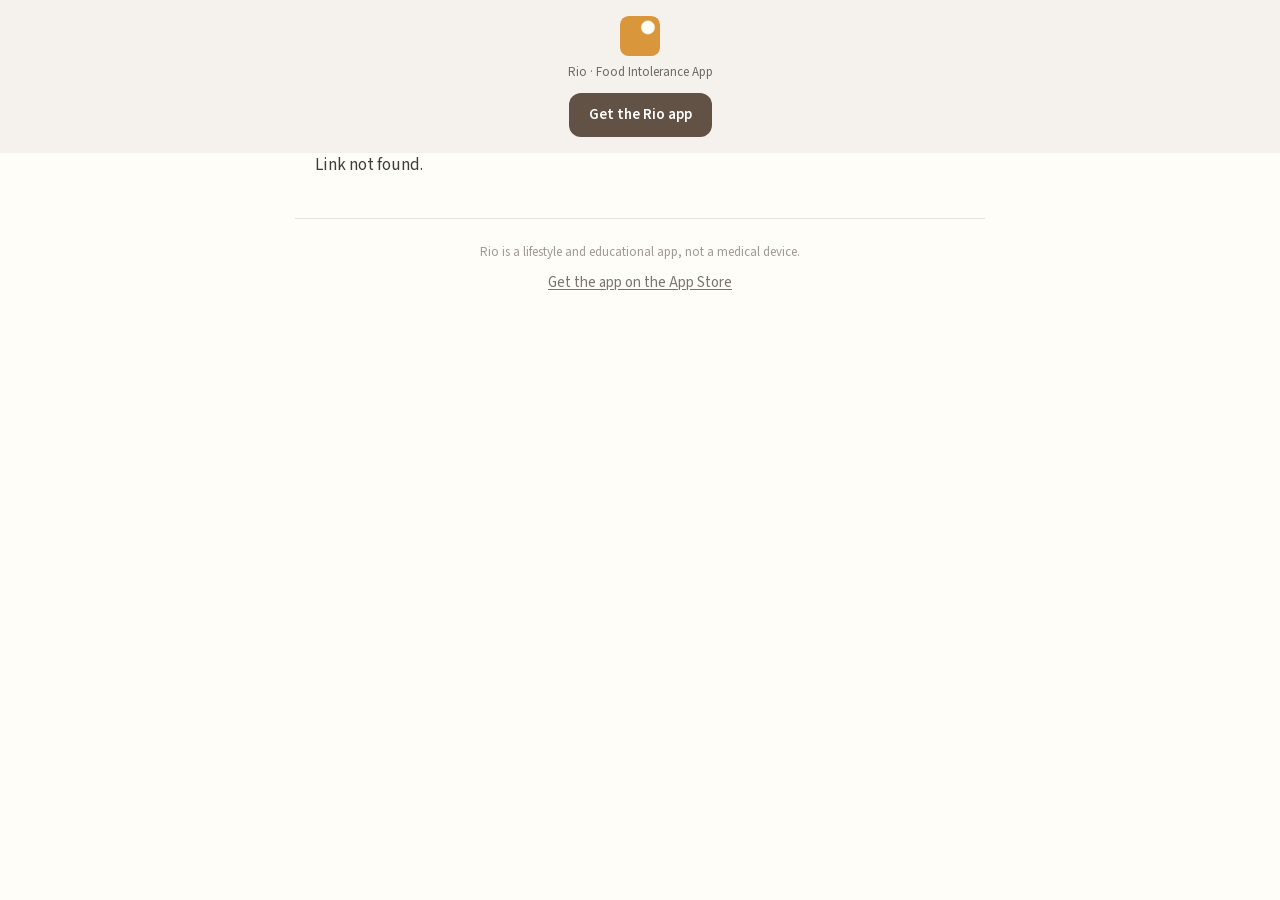
<file: l/index.html>
<!doctype html><html lang="en"><head><meta charset="utf-8"><meta http-equiv="Content-Security-Policy" content="default-src 'none'; img-src 'self' https://ctewtltiwdhjbgcushzu.supabase.co; style-src 'unsafe-inline'; font-src 'self'; script-src 'self'; connect-src 'self' https://ctewtltiwdhjbgcushzu.supabase.co; base-uri 'none'; form-action 'none'"><meta name="viewport" content="width=device-width,initial-scale=1"><meta name="robots" content="noindex,nofollow"><meta name="apple-itunes-app" content="app-id=6791933098"><meta name="referrer" content="no-referrer"><title>Rio</title><style>@font-face{font-family:'Bitter';font-style:normal;font-weight:100 900;font-display:swap;src:url(/assets/fonts/bitter-normal-latin.woff2) format('woff2');unicode-range:U+0000-00FF,U+0131,U+0152-0153,U+02BB-02BC,U+02C6,U+02DA,U+02DC,U+0304,U+0308,U+0329,U+2000-206F,U+20AC,U+2122,U+2191,U+2193,U+2212,U+2215,U+FEFF,U+FFFD}@font-face{font-family:'Bitter';font-style:normal;font-weight:100 900;font-display:swap;src:url(/assets/fonts/bitter-normal-latin-ext.woff2) format('woff2');unicode-range:U+0100-02BA,U+02BD-02C5,U+02C7-02CC,U+02CE-02D7,U+02DD-02FF,U+1D00-1DBF,U+1E00-1E9F,U+1EF2-1EFF,U+2020,U+20A0-20AB,U+20AD-20C0,U+2113,U+2C60-2C7F,U+A720-A7FF}@font-face{font-family:'Source Sans 3';font-style:normal;font-weight:200 900;font-display:swap;src:url(/assets/fonts/sourcesans3-normal-latin.woff2) format('woff2');unicode-range:U+0000-00FF,U+0131,U+0152-0153,U+02BB-02BC,U+02C6,U+02DA,U+02DC,U+0304,U+0308,U+0329,U+2000-206F,U+20AC,U+2122,U+2191,U+2193,U+2212,U+2215,U+FEFF,U+FFFD}@font-face{font-family:'Source Sans 3';font-style:normal;font-weight:200 900;font-display:swap;src:url(/assets/fonts/sourcesans3-normal-latin-ext.woff2) format('woff2');unicode-range:U+0100-02BA,U+02BD-02C5,U+02C7-02CC,U+02CE-02D7,U+02DD-02FF,U+1D00-1DBF,U+1E00-1E9F,U+1EF2-1EFF,U+2020,U+20A0-20AB,U+20AD-20C0,U+2113,U+2C60-2C7F,U+A720-A7FF}body{margin:0;background:#FFFDF8;color:#403D39;font:400 17px/1.45 'Source Sans 3',-apple-system,Arial,sans-serif;-webkit-text-size-adjust:100%;overflow-wrap:anywhere}h1,h2,h3{font-family:Bitter,Georgia,serif;font-weight:400;margin:0}p{margin:0}.btn{display:flex;align-items:center;justify-content:center;box-sizing:border-box;background:#625145;color:#fff;font-weight:600;font-size:15px;text-decoration:none;border-radius:12px;text-align:center}.top{display:flex;flex-direction:column;align-items:center;text-align:center;padding:16px 20px;background:#F5F2ED}.top img{width:40px;height:40px;border-radius:22%;display:block}.top p{margin-top:8px;font-size:13px;line-height:1.3;color:#6F6A64}.top .btn{height:44px;padding:0 20px;margin-top:12px}main{max-width:650px;margin:0 auto}.hero{display:block;width:100%;height:260px;object-fit:cover}.hero.ph{background:#F5F2ED;display:flex;align-items:center;justify-content:center}.hero.ph svg{width:28px;height:28px;stroke:#6F6A64;fill:none;stroke-width:1.6}.head{padding:20px 20px 0}h1{font-size:28px;line-height:1.18}.by,.meta{margin-top:8px;font-size:15px;line-height:1.35;color:#6F6A64}.by+.meta{margin-top:4px}.by a{color:#403D39;text-decoration:underline;text-decoration-color:#403D39;text-underline-offset:3px}.fit{margin:24px 20px 0;padding:20px;border-radius:20px;background:#96BD4C;color:#403D39}.fit h2{font-size:20px;line-height:1.25}.fit p{margin-top:8px;font-size:15px;line-height:21px}.fit .btn{height:48px;margin-top:16px;width:100%}.fit .hint{margin-top:12px;font-size:13px;line-height:18px;text-align:center}.sec{margin:0 20px}.sec h2{font-size:22px;line-height:1.25;margin:30px 0 6px}.sec h3{font:600 15px/1.35 'Source Sans 3',-apple-system,Arial,sans-serif;color:#6F6A64;margin:18px 0 0}.li{display:flex;justify-content:space-between;align-items:center;gap:12px;padding:12px 0;border-bottom:1px solid #E7E2DC;line-height:1.3}.li .q{font-size:15px;color:#6F6A64;white-space:nowrap}.steps{list-style:none;margin:0;padding:0}.steps li{display:flex;gap:16px;padding:12px 0}.steps .n{font:400 24px/1 Bitter,Georgia,serif;color:#ABA59D;width:28px;flex:none;padding-top:2px}.sub{margin-top:8px;font-size:15px;color:#6F6A64}label{display:flex;gap:12px;align-items:start;padding:12px 0}input{width:22px;height:22px;accent-color:#625145}input:checked+span{text-decoration:line-through;color:#9F9A94}footer{max-width:650px;margin:40px auto 0;padding:24px 20px calc(32px + env(safe-area-inset-bottom));border-top:1px solid #E7E2DC;text-align:center}footer p{font-size:13px;line-height:18px;color:#9F9A94}footer a{display:inline-block;margin-top:12px;font-size:15px;line-height:1.3;color:#79746E;text-decoration:underline;text-underline-offset:2px}</style></head><body><header class="top"><img src="/assets/app/rio-app-icon.png" alt="" width="40" height="40"><p>Rio · Food Intolerance App</p><a class="btn" href="https://apps.apple.com/app/id6791933098">Get the Rio app</a></header><main></main><footer><p>Rio is a lifestyle and educational app, not a medical device.</p><a href="https://apps.apple.com/app/id6791933098">Get the app on the App Store</a></footer><script src="/assets/shared-recipe.js" defer></script></body></html>
</file>
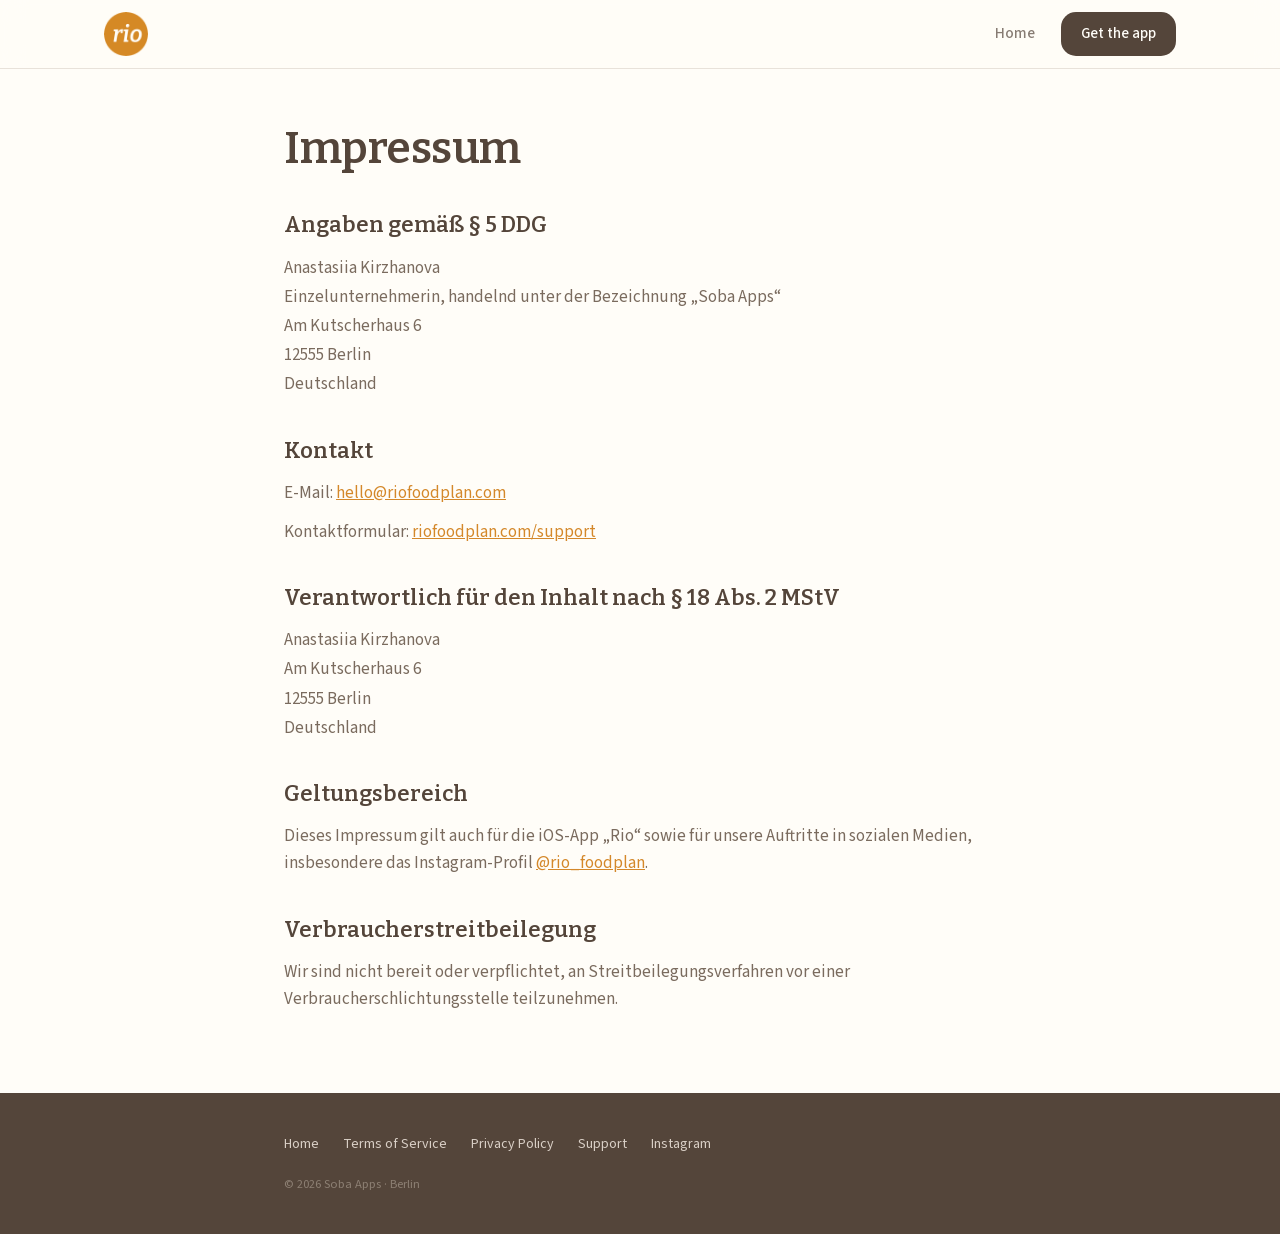
<file: impressum.html>
<!DOCTYPE html>
<html lang="de">
<head>
<meta charset="UTF-8">
<meta name="viewport" content="width=device-width, initial-scale=1.0">
<meta name="apple-itunes-app" content="app-id=6791933098">
<title>Impressum — Rio</title>
<meta name="description" content="Legal notice for the Rio app and website.">
<link rel="icon" type="image/png" sizes="32x32" href="/assets/app/favicon-32.png">
<link rel="icon" type="image/png" sizes="64x64" href="/assets/app/favicon-64.png">
<link rel="apple-touch-icon" href="/assets/app/apple-touch-icon.png">
<link rel="canonical" href="https://riofoodplan.com/impressum.html">
<meta property="og:type" content="website">
<meta property="og:site_name" content="Rio">
<meta property="og:title" content="Impressum — Rio">
<meta property="og:description" content="Legal notice for the Rio app and website.">
<meta property="og:url" content="https://riofoodplan.com/impressum.html">
<meta property="og:image" content="https://riofoodplan.com/assets/app/og-image.png">
<meta property="og:image:width" content="1200">
<meta property="og:image:height" content="630">
<meta name="twitter:card" content="summary_large_image">
<meta name="twitter:title" content="Impressum — Rio">
<meta name="twitter:description" content="Legal notice for the Rio app and website.">
<meta name="twitter:image" content="https://riofoodplan.com/assets/app/og-image.png">
<script type="text/javascript" charset="UTF-8" src="https://cookie-script.com/s/33f252d2696c26ea96323f355382a3fb.js"></script>
<!-- GA4 (G-BCPC4NGBF8) — blocked until CookieScript "performance" consent -->
<script type="text/plain" data-cookiescript="accepted" data-cookiecategory="performance" src="https://www.googletagmanager.com/gtag/js?id=G-BCPC4NGBF8"></script>
<script type="text/plain" data-cookiescript="accepted" data-cookiecategory="performance">
window.dataLayer = window.dataLayer || [];
function gtag(){dataLayer.push(arguments);}
gtag('js', new Date());
gtag('config', 'G-BCPC4NGBF8', { anonymize_ip: true });
</script>
<link rel="stylesheet" href="assets/fonts/fonts.css">
<style>
:root{--bg:#FFFDF8;--brand:#D4882A;--text:#54453A;--text-muted:#7A6B5E;--text-placeholder:#A89B8E;--surface:#FFFFFF;--border:#E8E2DA;--link:#877C73;--serif:'Bitter',Georgia,serif;--sans:'Source Sans 3',-apple-system,sans-serif;--r-button:15px;}
*{margin:0;padding:0;box-sizing:border-box}
body{background:var(--bg);color:var(--text);font-family:var(--sans);font-size:17px;line-height:1.6;-webkit-font-smoothing:antialiased;display:flex;flex-direction:column;min-height:100vh}
a{color:var(--link)}
.wrap{max-width:760px;margin:0 auto;padding:0 24px;width:100%}
nav{position:sticky;top:0;z-index:50;background:rgba(255,253,248,.9);backdrop-filter:saturate(160%) blur(12px);border-bottom:1px solid var(--border)}
.nav-inner{display:flex;align-items:center;justify-content:space-between;height:68px;max-width:1120px;margin:0 auto;padding:0 24px}
.logo img{width:44px;height:44px;display:block}
.nav-links{display:flex;gap:26px;align-items:center;font-size:15px;font-weight:500;color:var(--text-muted)}
.nav-links a{text-decoration:none;transition:color .2s}
.nav-links a:hover{color:var(--text)}
.nav-cta{background:var(--text);color:var(--bg);padding:10px 20px;border-radius:var(--r-button)}
.doc{flex:1;padding:56px 0 80px}
.doc h1{font-family:var(--serif);font-weight:600;font-size:clamp(34px,5vw,44px);line-height:1.1;letter-spacing:-.01em}
.doc h2{font-family:var(--serif);font-weight:600;font-size:22px;margin:34px 0 0;color:var(--text)}
.doc p{color:var(--text-muted);margin-top:12px}
.doc .addr p{margin-top:2px}
.doc .addr p:first-child{margin-top:12px}
.doc a{color:var(--brand)}
footer{background:var(--text);color:#D9CFC6;padding:40px 0;font-size:14px}
.foot-links{display:flex;gap:24px;flex-wrap:wrap}
.foot-links a{text-decoration:none;color:#D9CFC6}
.foot-links a:hover{color:#FFFDF8}
.copyright{margin-top:18px;font-size:12.5px;color:#8C7F73}
</style>
</head>
<body>
<nav><div class="nav-inner">
  <a class="logo" href="/" aria-label="Rio home"><img src="assets/app/rio-logo.png" alt="Rio"></a>
  <div class="nav-links"><a href="/">Home</a><a class="nav-cta" href="https://apps.apple.com/app/id6791933098">Get the app</a></div>
</div></nav>
<main class="doc"><div class="wrap">
  <h1>Impressum</h1>

  <h2>Angaben gemäß § 5 DDG</h2>
  <div class="addr">
    <p>Anastasiia Kirzhanova</p>
    <p>Einzelunternehmerin, handelnd unter der Bezeichnung &bdquo;Soba Apps&ldquo;</p>
    <p>Am Kutscherhaus 6</p>
    <p>12555 Berlin</p>
    <p>Deutschland</p>
  </div>

  <h2>Kontakt</h2>
  <p>E-Mail: <a href="mailto:hello@riofoodplan.com">hello@riofoodplan.com</a></p>
  <p>Kontaktformular: <a href="support.html">riofoodplan.com/support</a></p>

  <h2>Verantwortlich für den Inhalt nach § 18 Abs. 2 MStV</h2>
  <div class="addr">
    <p>Anastasiia Kirzhanova</p>
    <p>Am Kutscherhaus 6</p>
    <p>12555 Berlin</p>
    <p>Deutschland</p>
  </div>

  <h2>Geltungsbereich</h2>
  <p>Dieses Impressum gilt auch f&uuml;r die iOS-App &bdquo;Rio&ldquo; sowie f&uuml;r unsere Auftritte in sozialen Medien, insbesondere das Instagram-Profil <a href="https://www.instagram.com/rio_foodplan/" target="_blank" rel="noopener">@rio_foodplan</a>.</p>

  <h2>Verbraucherstreitbeilegung</h2>
  <p>Wir sind nicht bereit oder verpflichtet, an Streitbeilegungsverfahren vor einer Verbraucherschlichtungsstelle teilzunehmen.</p>
</div></main>
<footer><div class="wrap">
  <div class="foot-links"><a href="/">Home</a><a href="terms.html">Terms of Service</a><a href="privacy.html">Privacy Policy</a><a href="support.html">Support</a><a href="https://www.instagram.com/rio_foodplan/" target="_blank" rel="noopener">Instagram</a></div>
  <p class="copyright">© 2026 Soba Apps · Berlin</p>
</div></footer>
</body></html>
</file>
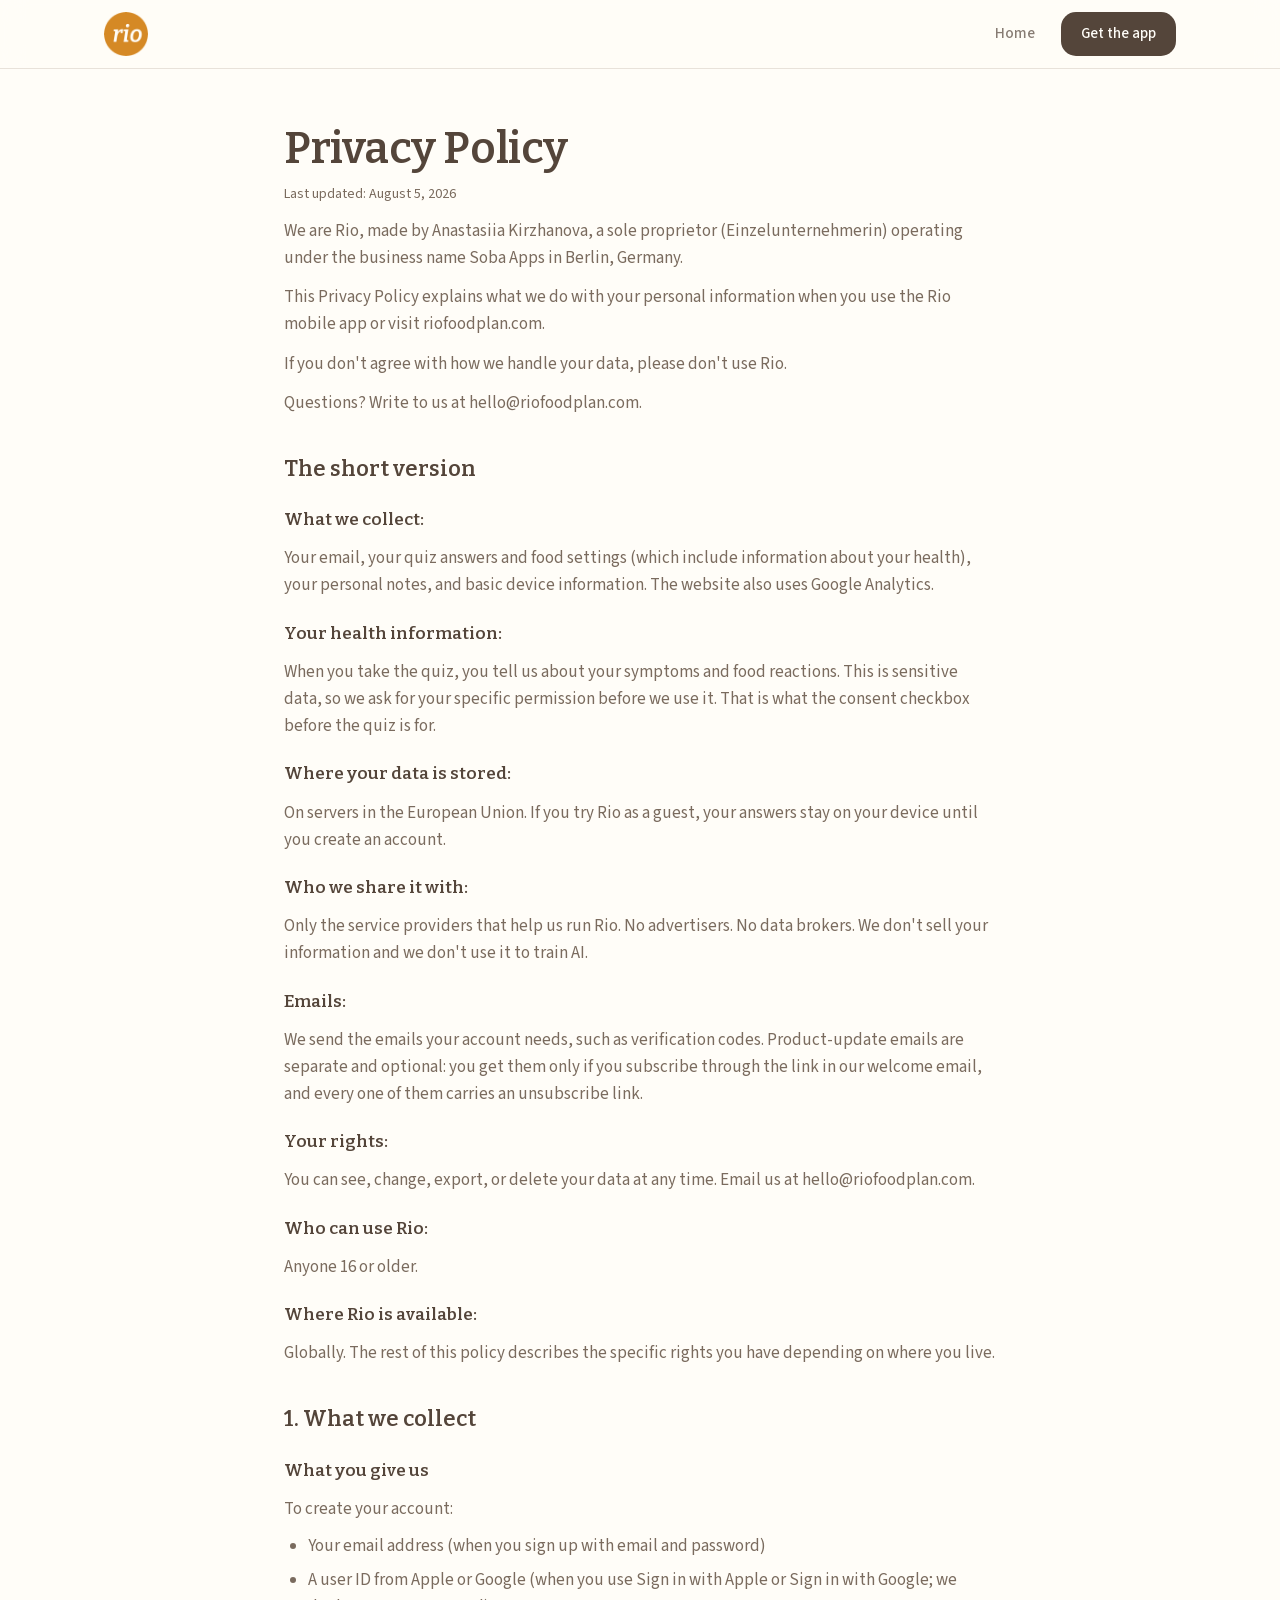
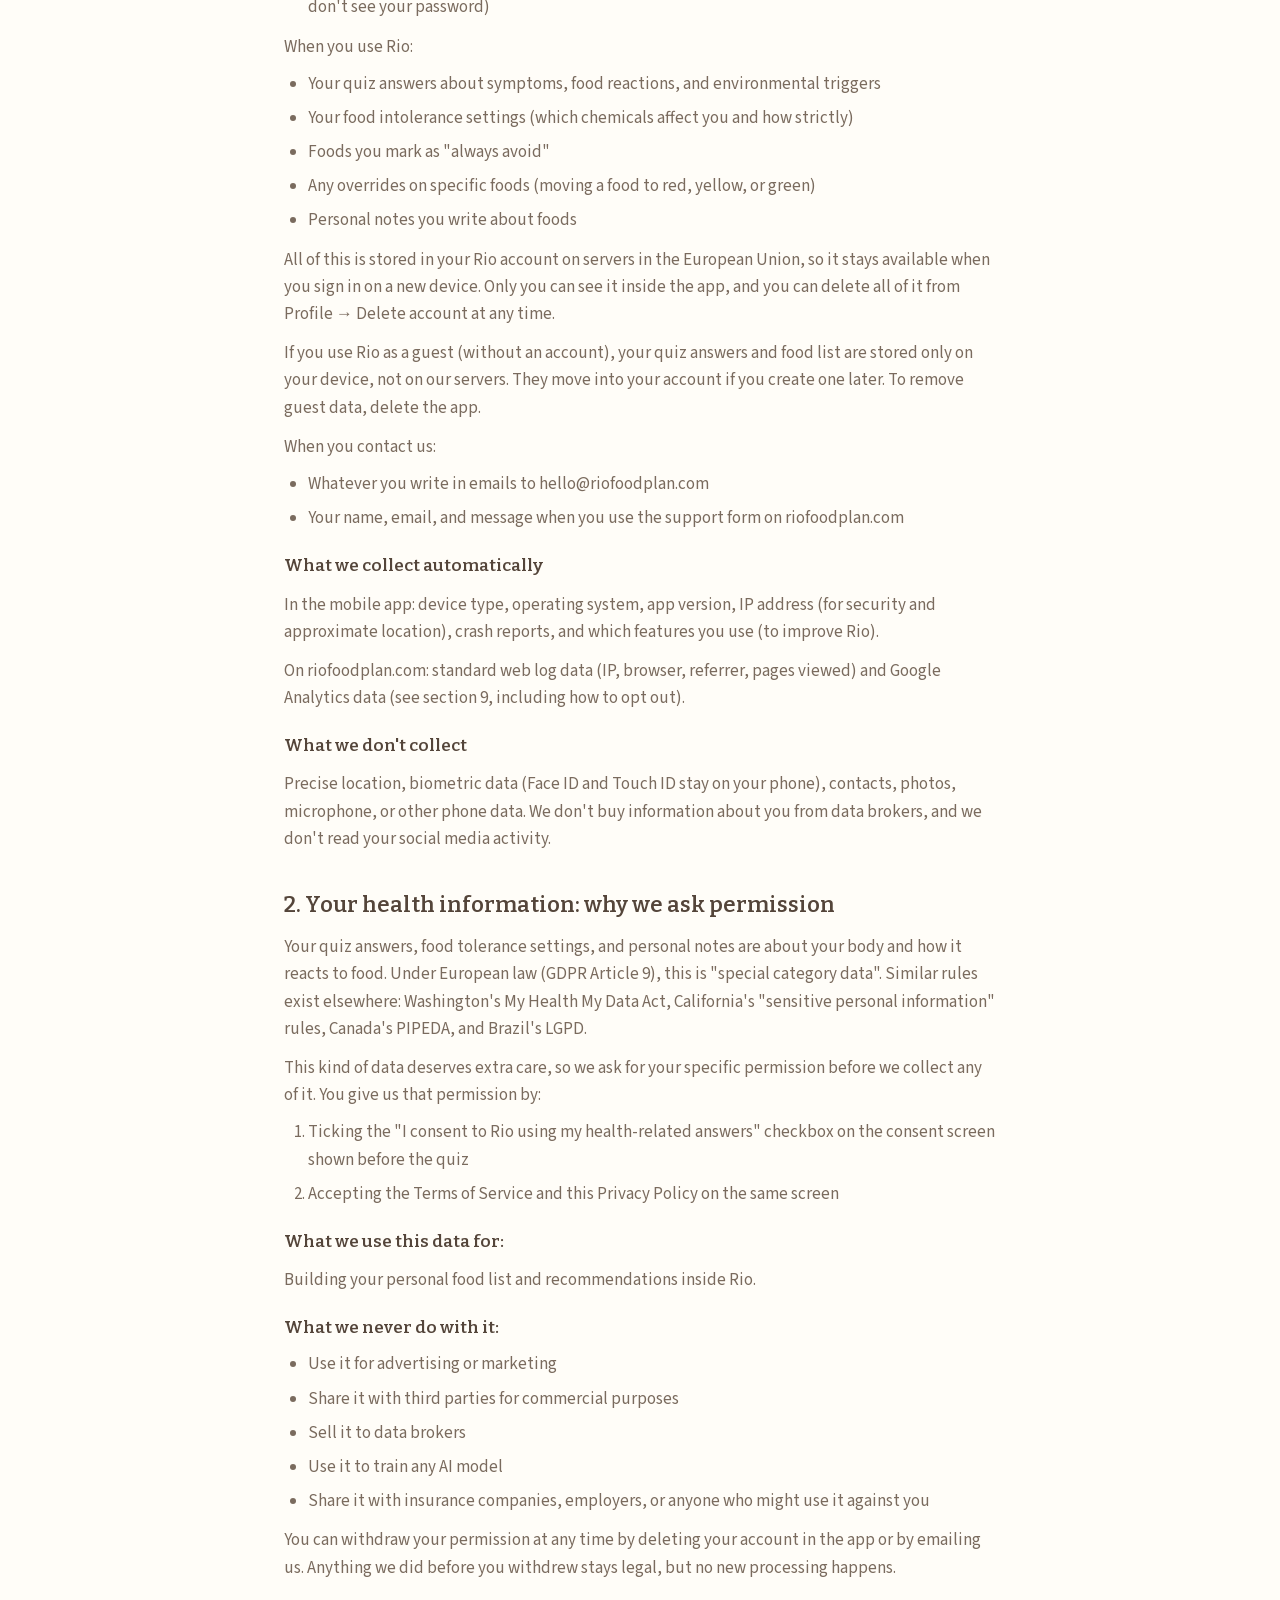
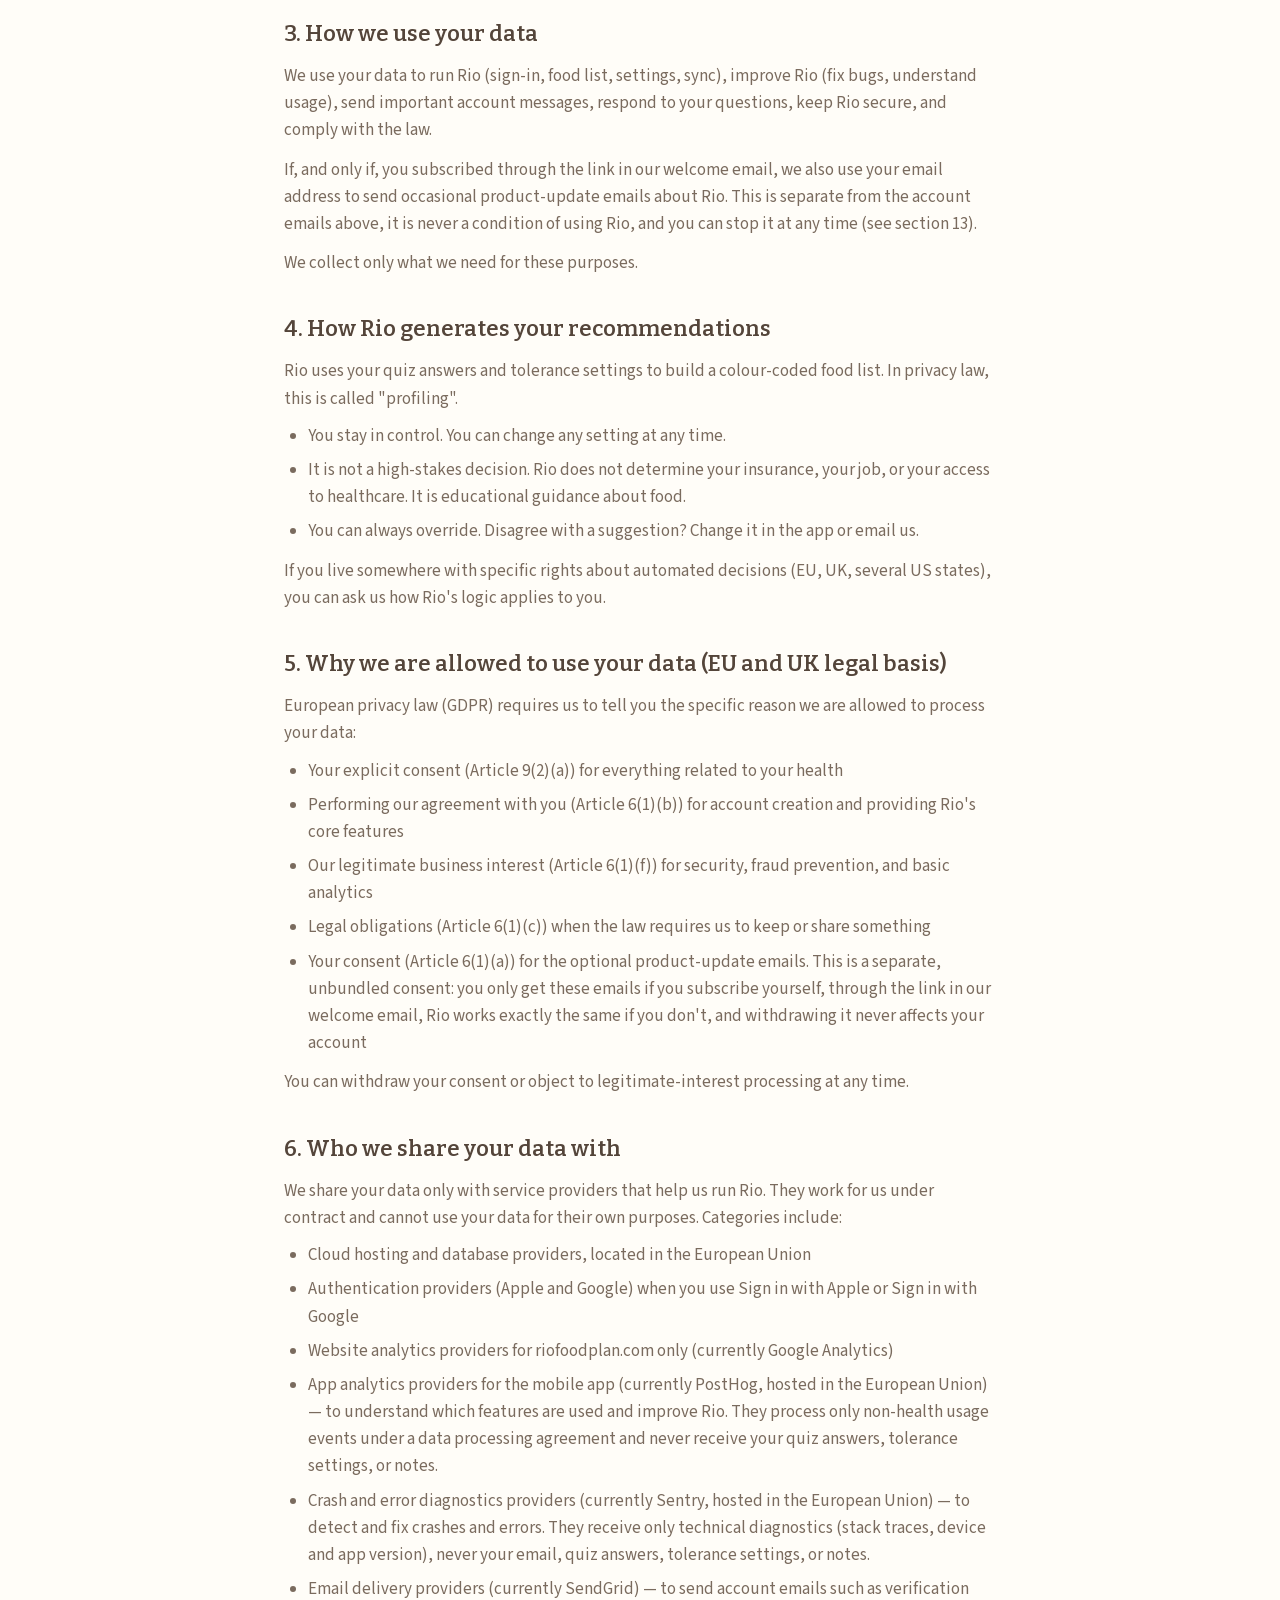
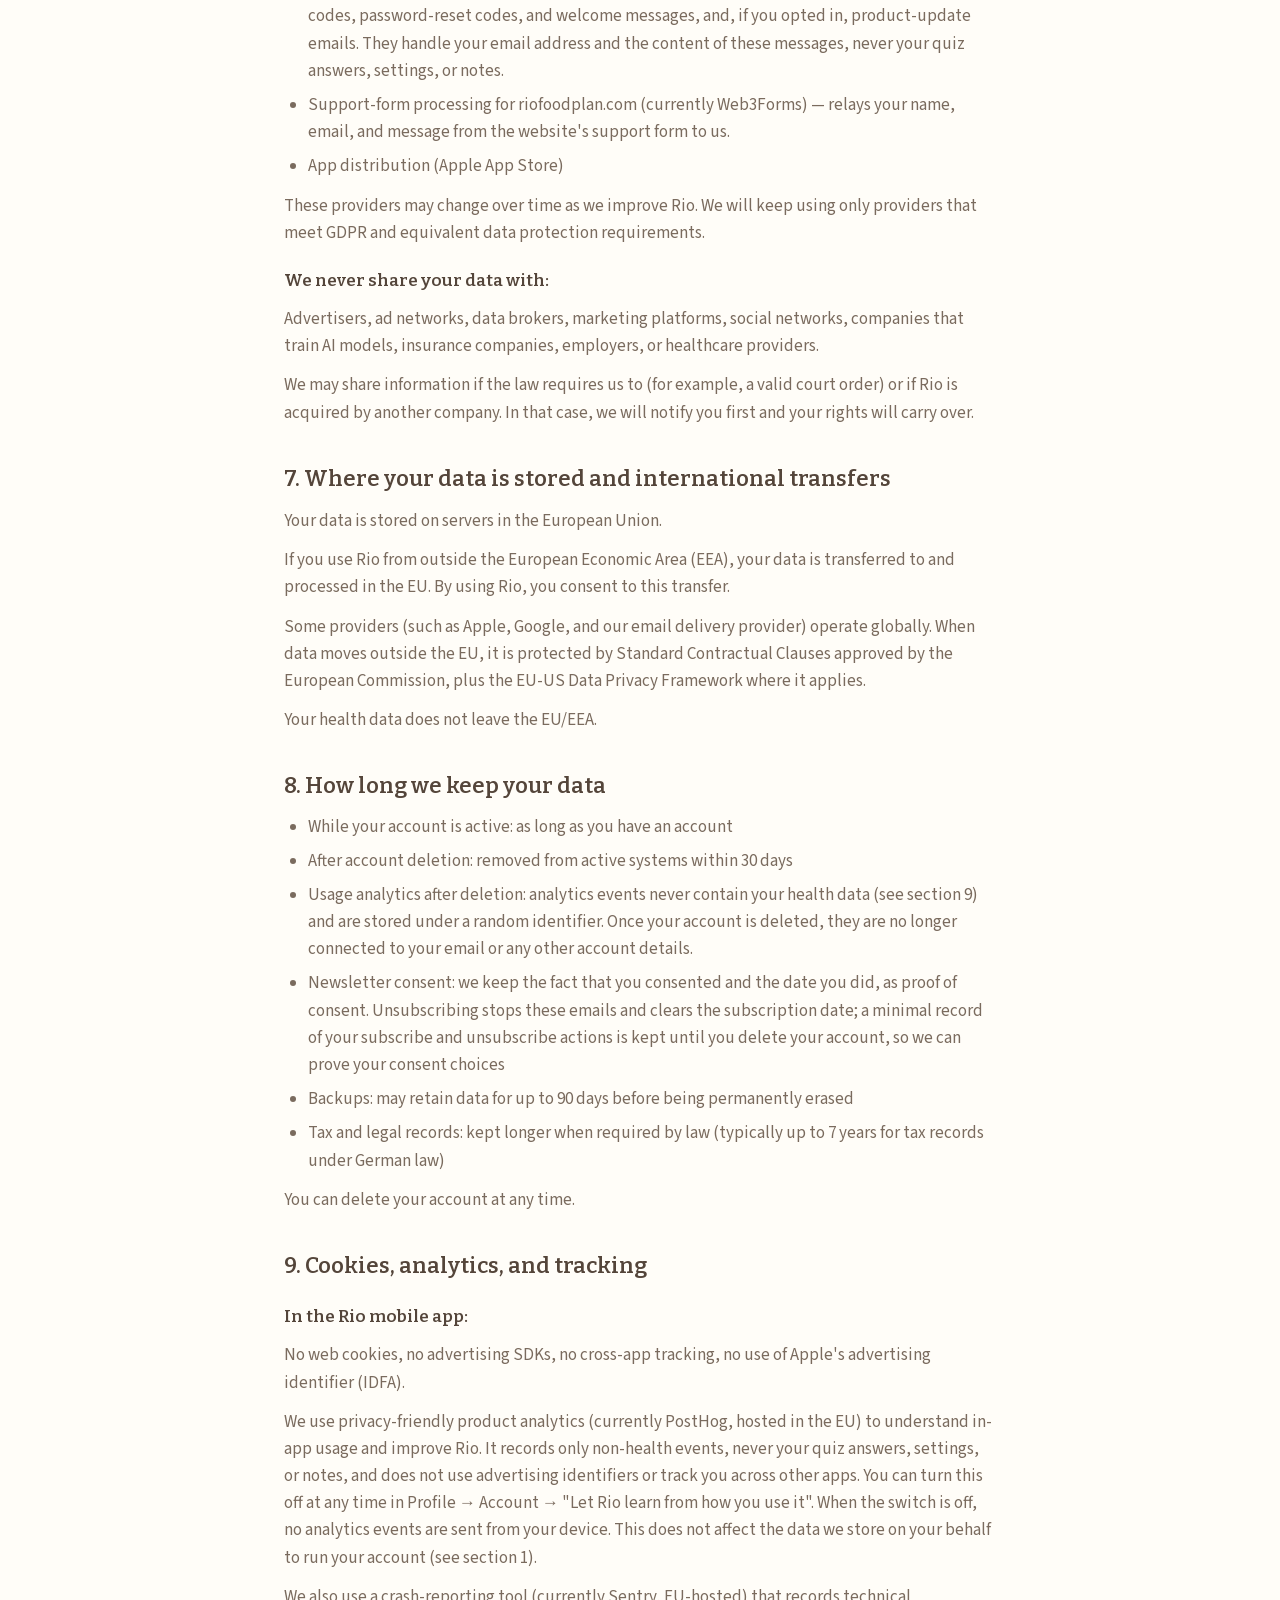
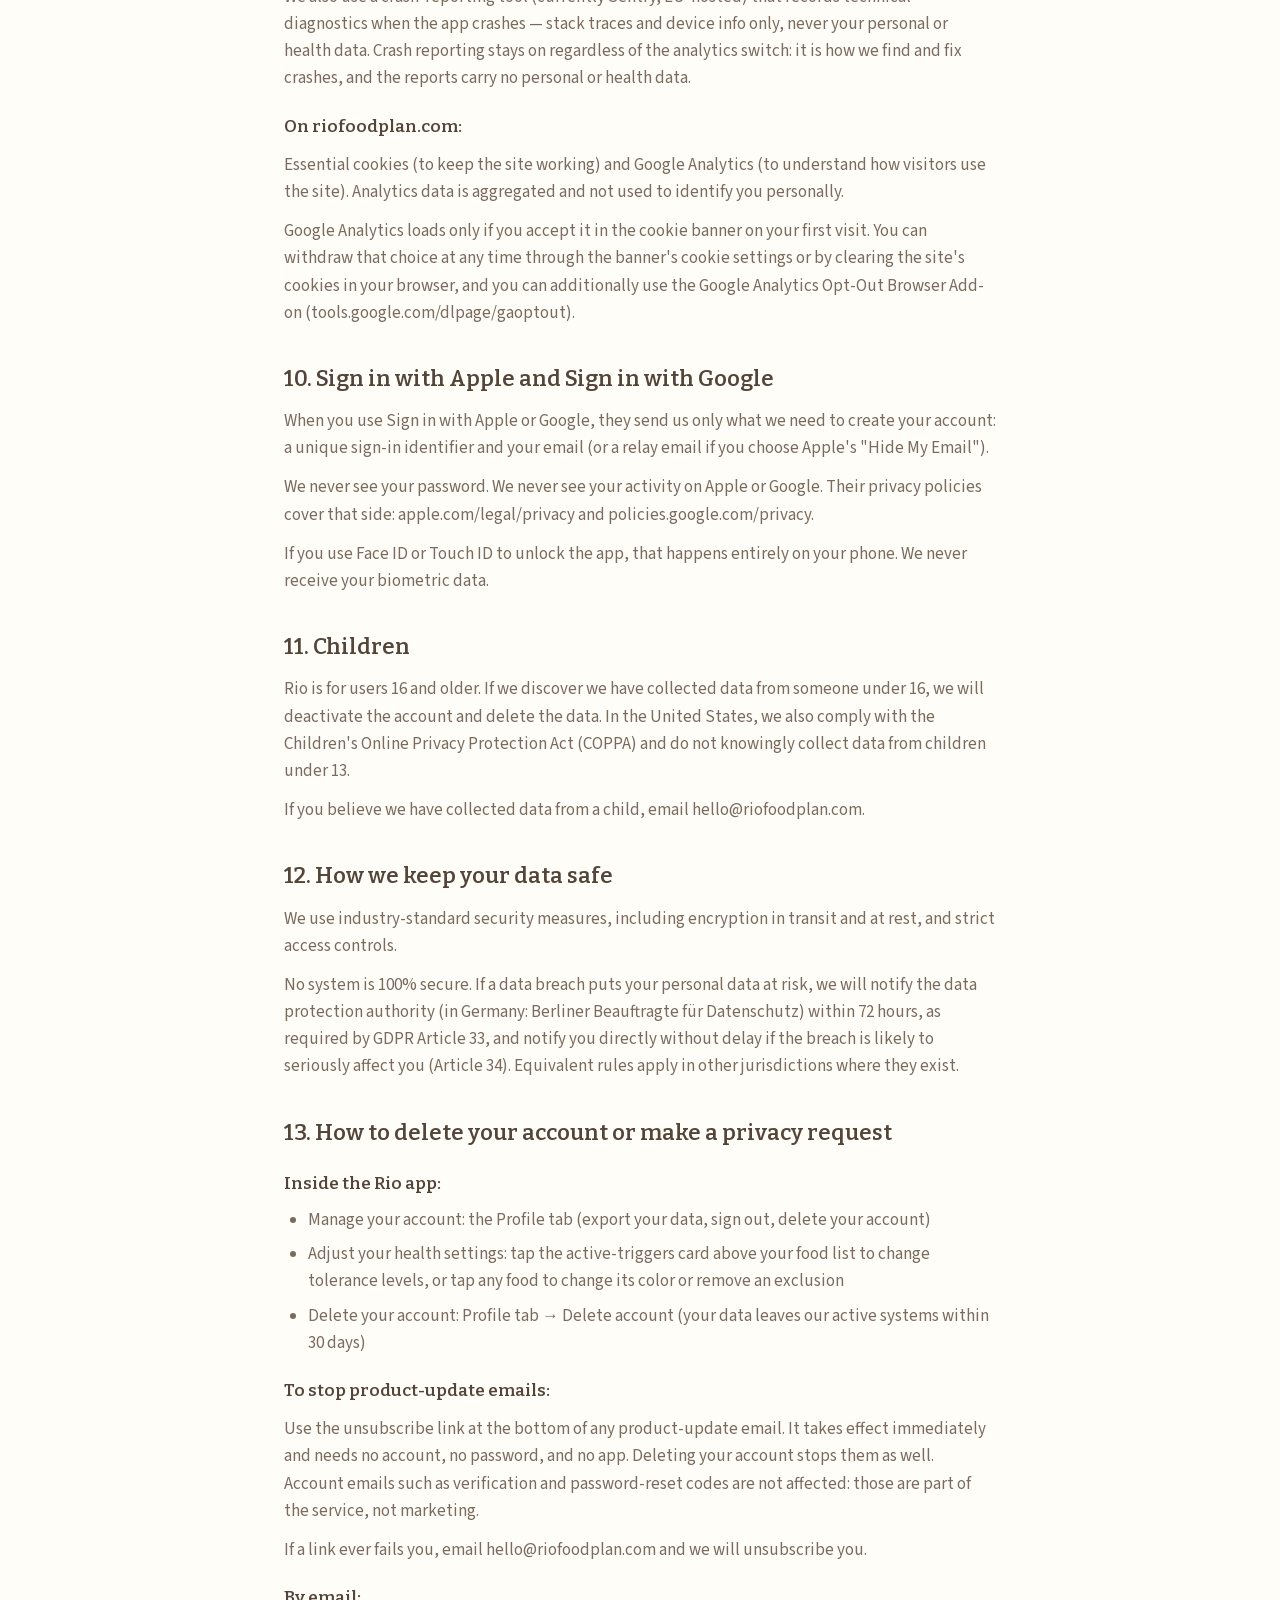
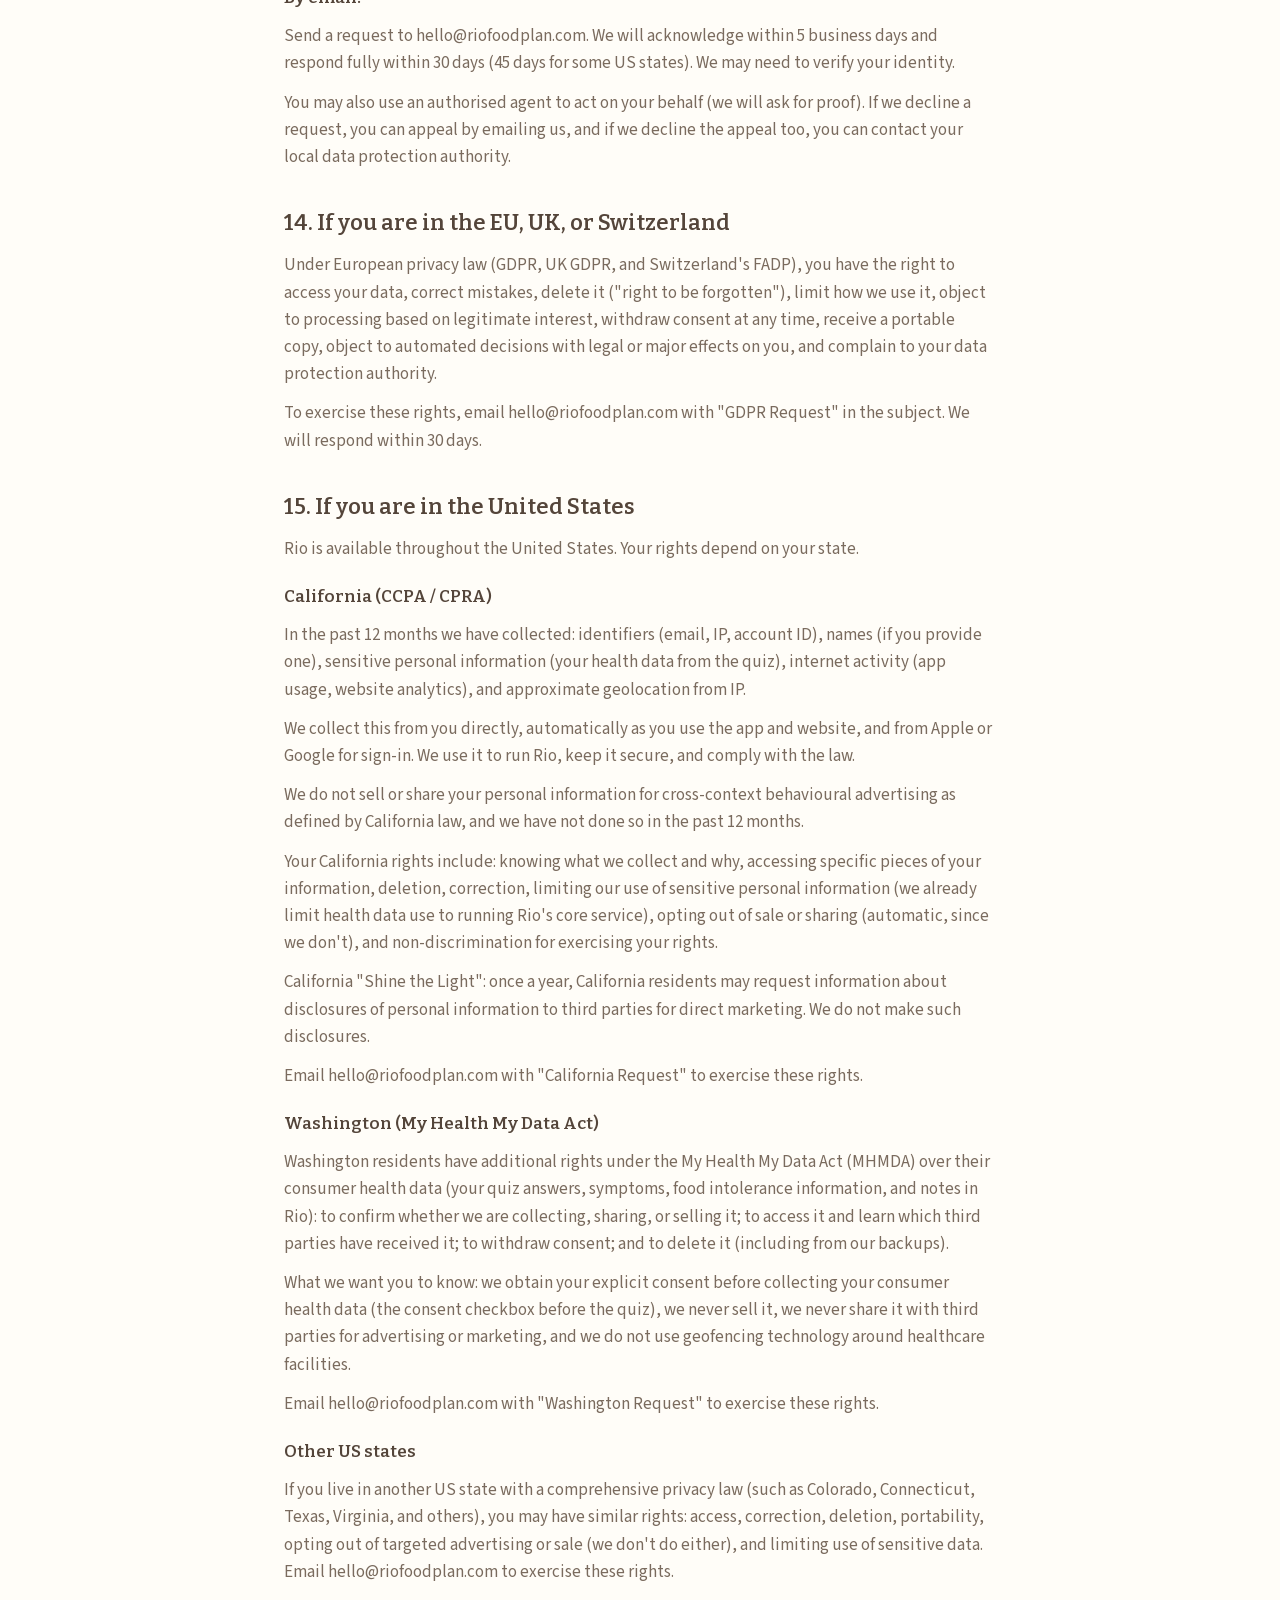
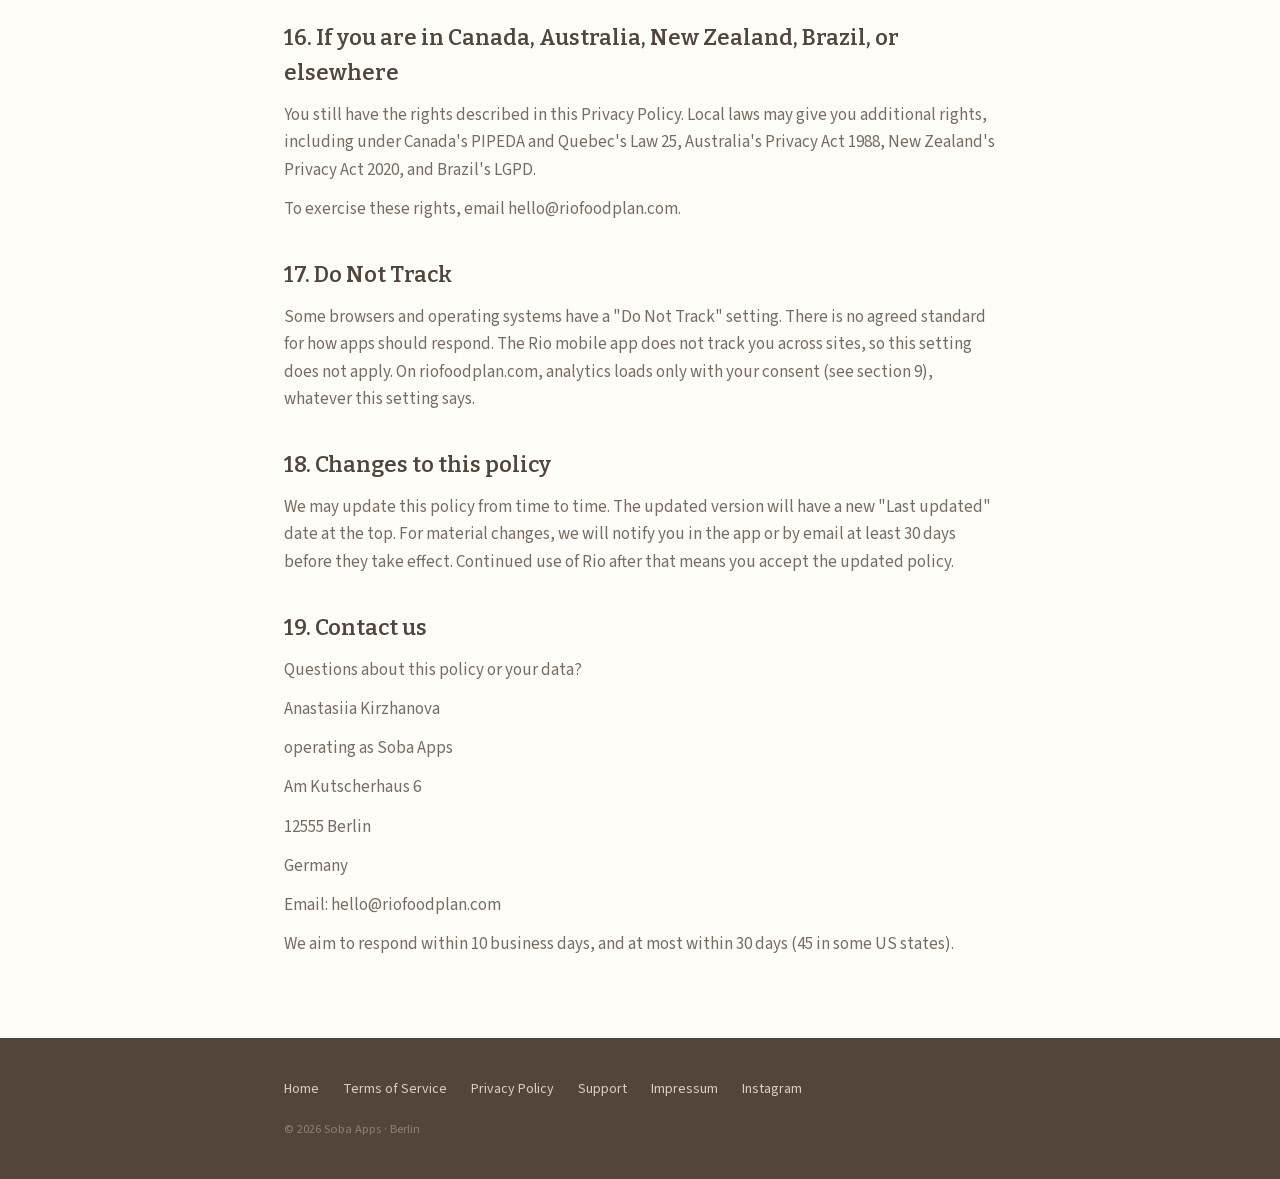
<file: privacy.html>
<!DOCTYPE html>
<html lang="en">
<head>
<meta charset="UTF-8">
<meta name="viewport" content="width=device-width, initial-scale=1.0">
<meta name="apple-itunes-app" content="app-id=6791933098">
<title>Privacy Policy — Rio</title>
<meta name="description" content="How Rio handles your data: what we store, where, and the choices you have.">
<link rel="icon" type="image/png" sizes="32x32" href="/assets/app/favicon-32.png">
<link rel="icon" type="image/png" sizes="64x64" href="/assets/app/favicon-64.png">
<link rel="apple-touch-icon" href="/assets/app/apple-touch-icon.png">
<link rel="canonical" href="https://riofoodplan.com/privacy.html">
<meta property="og:type" content="website">
<meta property="og:site_name" content="Rio">
<meta property="og:title" content="Privacy Policy — Rio">
<meta property="og:description" content="How Rio handles your data: what we store, where, and the choices you have.">
<meta property="og:url" content="https://riofoodplan.com/privacy.html">
<meta property="og:image" content="https://riofoodplan.com/assets/app/og-image.png">
<meta property="og:image:width" content="1200">
<meta property="og:image:height" content="630">
<meta name="twitter:card" content="summary_large_image">
<meta name="twitter:title" content="Privacy Policy — Rio">
<meta name="twitter:description" content="How Rio handles your data: what we store, where, and the choices you have.">
<meta name="twitter:image" content="https://riofoodplan.com/assets/app/og-image.png">
<script type="text/javascript" charset="UTF-8" src="https://cookie-script.com/s/33f252d2696c26ea96323f355382a3fb.js"></script>
<!-- GA4 (G-BCPC4NGBF8) — blocked until CookieScript "performance" consent -->
<script type="text/plain" data-cookiescript="accepted" data-cookiecategory="performance" src="https://www.googletagmanager.com/gtag/js?id=G-BCPC4NGBF8"></script>
<script type="text/plain" data-cookiescript="accepted" data-cookiecategory="performance">
window.dataLayer = window.dataLayer || [];
function gtag(){dataLayer.push(arguments);}
gtag('js', new Date());
gtag('config', 'G-BCPC4NGBF8', { anonymize_ip: true });
</script>
<link rel="stylesheet" href="assets/fonts/fonts.css">
<style>
:root{--bg:#FFFDF8;--brand:#D4882A;--text:#54453A;--text-muted:#7A6B5E;--text-placeholder:#A89B8E;--surface:#FFFFFF;--border:#E8E2DA;--link:#877C73;--serif:'Bitter',Georgia,serif;--sans:'Source Sans 3',-apple-system,sans-serif;--r-button:15px;}
*{margin:0;padding:0;box-sizing:border-box}
body{background:var(--bg);color:var(--text);font-family:var(--sans);font-size:17px;line-height:1.6;-webkit-font-smoothing:antialiased;display:flex;flex-direction:column;min-height:100vh}
a{color:var(--link)}
.wrap{max-width:760px;margin:0 auto;padding:0 24px;width:100%}
nav{position:sticky;top:0;z-index:50;background:rgba(255,253,248,.9);backdrop-filter:saturate(160%) blur(12px);border-bottom:1px solid var(--border)}
.nav-inner{display:flex;align-items:center;justify-content:space-between;height:68px;max-width:1120px;margin:0 auto;padding:0 24px}
.logo img{width:44px;height:44px;display:block}
.nav-links{display:flex;gap:26px;align-items:center;font-size:15px;font-weight:500;color:var(--text-muted)}
.nav-links a{text-decoration:none;transition:color .2s}
.nav-links a:hover{color:var(--text)}
.nav-cta{background:var(--text);color:var(--bg);padding:10px 20px;border-radius:var(--r-button)}
.doc{flex:1;padding:56px 0 80px}
.doc h1{font-family:var(--serif);font-weight:600;font-size:clamp(34px,5vw,44px);line-height:1.1;letter-spacing:-.01em}
.doc .updated{color:var(--text-muted);font-size:14px;margin:10px 0 8px}
.doc h2{font-family:var(--serif);font-weight:600;font-size:22px;margin:34px 0 0;color:var(--text)}
.doc h3{font-family:var(--serif);font-weight:600;font-size:17px;margin:20px 0 0;color:var(--text)}
.doc p{color:var(--text-muted);margin-top:12px}
.doc ul,.doc ol{color:var(--text-muted);margin:10px 0 0;padding-left:24px}
.doc li{margin-top:7px}
.doc a{color:var(--brand)}
footer{background:var(--text);color:#D9CFC6;padding:40px 0;font-size:14px}
.foot-links{display:flex;gap:24px;flex-wrap:wrap}
.foot-links a{text-decoration:none;color:#D9CFC6}
.foot-links a:hover{color:#FFFDF8}
.copyright{margin-top:18px;font-size:12.5px;color:#8C7F73}
</style>
</head>
<body>
<nav><div class="nav-inner">
  <a class="logo" href="/" aria-label="Rio home"><img src="assets/app/rio-logo.png" alt="Rio"></a>
  <div class="nav-links"><a href="/">Home</a><a class="nav-cta" href="https://apps.apple.com/app/id6791933098">Get the app</a></div>
</div></nav>
<main class="doc"><div class="wrap">
  <h1>Privacy Policy</h1>
  <p class="updated">Last updated: August 5, 2026</p>
      <p>We are Rio, made by Anastasiia Kirzhanova, a sole proprietor (Einzelunternehmerin) operating under the business name Soba Apps in Berlin, Germany.</p>
      <p>This Privacy Policy explains what we do with your personal information when you use the Rio mobile app or visit riofoodplan.com.</p>
      <p>If you don&#x27;t agree with how we handle your data, please don&#x27;t use Rio.</p>
      <p>Questions? Write to us at hello@riofoodplan.com.</p>
      <h2>The short version</h2>
      <h3>What we collect:</h3>
      <p>Your email, your quiz answers and food settings (which include information about your health), your personal notes, and basic device information. The website also uses Google Analytics.</p>
      <h3>Your health information:</h3>
      <p>When you take the quiz, you tell us about your symptoms and food reactions. This is sensitive data, so we ask for your specific permission before we use it. That is what the consent checkbox before the quiz is for.</p>
      <h3>Where your data is stored:</h3>
      <p>On servers in the European Union. If you try Rio as a guest, your answers stay on your device until you create an account.</p>
      <h3>Who we share it with:</h3>
      <p>Only the service providers that help us run Rio. No advertisers. No data brokers. We don&#x27;t sell your information and we don&#x27;t use it to train AI.</p>
      <h3>Emails:</h3>
      <p>We send the emails your account needs, such as verification codes. Product-update emails are separate and optional: you get them only if you subscribe through the link in our welcome email, and every one of them carries an unsubscribe link.</p>
      <h3>Your rights:</h3>
      <p>You can see, change, export, or delete your data at any time. Email us at hello@riofoodplan.com.</p>
      <h3>Who can use Rio:</h3>
      <p>Anyone 16 or older.</p>
      <h3>Where Rio is available:</h3>
      <p>Globally. The rest of this policy describes the specific rights you have depending on where you live.</p>
      <h2>1. What we collect</h2>
      <h3>What you give us</h3>
      <p>To create your account:</p>
      <ul>
      <li>Your email address (when you sign up with email and password)</li>
      <li>A user ID from Apple or Google (when you use Sign in with Apple or Sign in with Google; we don&#x27;t see your password)</li>
      </ul>
      <p>When you use Rio:</p>
      <ul>
      <li>Your quiz answers about symptoms, food reactions, and environmental triggers</li>
      <li>Your food intolerance settings (which chemicals affect you and how strictly)</li>
      <li>Foods you mark as &quot;always avoid&quot;</li>
      <li>Any overrides on specific foods (moving a food to red, yellow, or green)</li>
      <li>Personal notes you write about foods</li>
      </ul>
      <p>All of this is stored in your Rio account on servers in the European Union, so it stays available when you sign in on a new device. Only you can see it inside the app, and you can delete all of it from Profile → Delete account at any time.</p>
      <p>If you use Rio as a guest (without an account), your quiz answers and food list are stored only on your device, not on our servers. They move into your account if you create one later. To remove guest data, delete the app.</p>
      <p>When you contact us:</p>
      <ul>
      <li>Whatever you write in emails to hello@riofoodplan.com</li>
      <li>Your name, email, and message when you use the support form on riofoodplan.com</li>
      </ul>
      <h3>What we collect automatically</h3>
      <p>In the mobile app: device type, operating system, app version, IP address (for security and approximate location), crash reports, and which features you use (to improve Rio).</p>
      <p>On riofoodplan.com: standard web log data (IP, browser, referrer, pages viewed) and Google Analytics data (see section 9, including how to opt out).</p>
      <h3>What we don&#x27;t collect</h3>
      <p>Precise location, biometric data (Face ID and Touch ID stay on your phone), contacts, photos, microphone, or other phone data. We don&#x27;t buy information about you from data brokers, and we don&#x27;t read your social media activity.</p>
      <h2>2. Your health information: why we ask permission</h2>
      <p>Your quiz answers, food tolerance settings, and personal notes are about your body and how it reacts to food. Under European law (GDPR Article 9), this is &quot;special category data&quot;. Similar rules exist elsewhere: Washington&#x27;s My Health My Data Act, California&#x27;s &quot;sensitive personal information&quot; rules, Canada&#x27;s PIPEDA, and Brazil&#x27;s LGPD.</p>
      <p>This kind of data deserves extra care, so we ask for your specific permission before we collect any of it. You give us that permission by:</p>
      <ol>
      <li>Ticking the &quot;I consent to Rio using my health-related answers&quot; checkbox on the consent screen shown before the quiz</li>
      <li>Accepting the Terms of Service and this Privacy Policy on the same screen</li>
      </ol>
      <h3>What we use this data for:</h3>
      <p>Building your personal food list and recommendations inside Rio.</p>
      <h3>What we never do with it:</h3>
      <ul>
      <li>Use it for advertising or marketing</li>
      <li>Share it with third parties for commercial purposes</li>
      <li>Sell it to data brokers</li>
      <li>Use it to train any AI model</li>
      <li>Share it with insurance companies, employers, or anyone who might use it against you</li>
      </ul>
      <p>You can withdraw your permission at any time by deleting your account in the app or by emailing us. Anything we did before you withdrew stays legal, but no new processing happens.</p>
      <h2>3. How we use your data</h2>
      <p>We use your data to run Rio (sign-in, food list, settings, sync), improve Rio (fix bugs, understand usage), send important account messages, respond to your questions, keep Rio secure, and comply with the law.</p>
      <p>If, and only if, you subscribed through the link in our welcome email, we also use your email address to send occasional product-update emails about Rio. This is separate from the account emails above, it is never a condition of using Rio, and you can stop it at any time (see section 13).</p>
      <p>We collect only what we need for these purposes.</p>
      <h2>4. How Rio generates your recommendations</h2>
      <p>Rio uses your quiz answers and tolerance settings to build a colour-coded food list. In privacy law, this is called &quot;profiling&quot;.</p>
      <ul>
      <li>You stay in control. You can change any setting at any time.</li>
      <li>It is not a high-stakes decision. Rio does not determine your insurance, your job, or your access to healthcare. It is educational guidance about food.</li>
      <li>You can always override. Disagree with a suggestion? Change it in the app or email us.</li>
      </ul>
      <p>If you live somewhere with specific rights about automated decisions (EU, UK, several US states), you can ask us how Rio&#x27;s logic applies to you.</p>
      <h2>5. Why we are allowed to use your data (EU and UK legal basis)</h2>
      <p>European privacy law (GDPR) requires us to tell you the specific reason we are allowed to process your data:</p>
      <ul>
      <li>Your explicit consent (Article 9(2)(a)) for everything related to your health</li>
      <li>Performing our agreement with you (Article 6(1)(b)) for account creation and providing Rio&#x27;s core features</li>
      <li>Our legitimate business interest (Article 6(1)(f)) for security, fraud prevention, and basic analytics</li>
      <li>Legal obligations (Article 6(1)(c)) when the law requires us to keep or share something</li>
      <li>Your consent (Article 6(1)(a)) for the optional product-update emails. This is a separate, unbundled consent: you only get these emails if you subscribe yourself, through the link in our welcome email, Rio works exactly the same if you don't, and withdrawing it never affects your account</li>
      </ul>
      <p>You can withdraw your consent or object to legitimate-interest processing at any time.</p>
      <h2>6. Who we share your data with</h2>
      <p>We share your data only with service providers that help us run Rio. They work for us under contract and cannot use your data for their own purposes. Categories include:</p>
      <ul>
      <li>Cloud hosting and database providers, located in the European Union</li>
      <li>Authentication providers (Apple and Google) when you use Sign in with Apple or Sign in with Google</li>
      <li>Website analytics providers for riofoodplan.com only (currently Google Analytics)</li>
      <li>App analytics providers for the mobile app (currently PostHog, hosted in the European Union) — to understand which features are used and improve Rio. They process only non-health usage events under a data processing agreement and never receive your quiz answers, tolerance settings, or notes.</li>
      <li>Crash and error diagnostics providers (currently Sentry, hosted in the European Union) — to detect and fix crashes and errors. They receive only technical diagnostics (stack traces, device and app version), never your email, quiz answers, tolerance settings, or notes.</li>
      <li>Email delivery providers (currently SendGrid) — to send account emails such as verification codes, password-reset codes, and welcome messages, and, if you opted in, product-update emails. They handle your email address and the content of these messages, never your quiz answers, settings, or notes.</li>
      <li>Support-form processing for riofoodplan.com (currently Web3Forms) — relays your name, email, and message from the website&#x27;s support form to us.</li>
      <li>App distribution (Apple App Store)</li>
      </ul>
      <p>These providers may change over time as we improve Rio. We will keep using only providers that meet GDPR and equivalent data protection requirements.</p>
      <h3>We never share your data with:</h3>
      <p>Advertisers, ad networks, data brokers, marketing platforms, social networks, companies that train AI models, insurance companies, employers, or healthcare providers.</p>
      <p>We may share information if the law requires us to (for example, a valid court order) or if Rio is acquired by another company. In that case, we will notify you first and your rights will carry over.</p>
      <h2>7. Where your data is stored and international transfers</h2>
      <p>Your data is stored on servers in the European Union.</p>
      <p>If you use Rio from outside the European Economic Area (EEA), your data is transferred to and processed in the EU. By using Rio, you consent to this transfer.</p>
      <p>Some providers (such as Apple, Google, and our email delivery provider) operate globally. When data moves outside the EU, it is protected by Standard Contractual Clauses approved by the European Commission, plus the EU-US Data Privacy Framework where it applies.</p>
      <p>Your health data does not leave the EU/EEA.</p>
      <h2>8. How long we keep your data</h2>
      <ul>
      <li>While your account is active: as long as you have an account</li>
      <li>After account deletion: removed from active systems within 30 days</li>
      <li>Usage analytics after deletion: analytics events never contain your health data (see section 9) and are stored under a random identifier. Once your account is deleted, they are no longer connected to your email or any other account details.</li>
      <li>Newsletter consent: we keep the fact that you consented and the date you did, as proof of consent. Unsubscribing stops these emails and clears the subscription date; a minimal record of your subscribe and unsubscribe actions is kept until you delete your account, so we can prove your consent choices</li>
      <li>Backups: may retain data for up to 90 days before being permanently erased</li>
      <li>Tax and legal records: kept longer when required by law (typically up to 7 years for tax records under German law)</li>
      </ul>
      <p>You can delete your account at any time.</p>
      <h2>9. Cookies, analytics, and tracking</h2>
      <h3>In the Rio mobile app:</h3>
      <p>No web cookies, no advertising SDKs, no cross-app tracking, no use of Apple&#x27;s advertising identifier (IDFA).</p>
      <p>We use privacy-friendly product analytics (currently PostHog, hosted in the EU) to understand in-app usage and improve Rio. It records only non-health events, never your quiz answers, settings, or notes, and does not use advertising identifiers or track you across other apps. You can turn this off at any time in Profile → Account → &quot;Let Rio learn from how you use it&quot;. When the switch is off, no analytics events are sent from your device. This does not affect the data we store on your behalf to run your account (see section 1).</p>
      <p>We also use a crash-reporting tool (currently Sentry, EU-hosted) that records technical diagnostics when the app crashes — stack traces and device info only, never your personal or health data. Crash reporting stays on regardless of the analytics switch: it is how we find and fix crashes, and the reports carry no personal or health data.</p>
      <h3>On riofoodplan.com:</h3>
      <p>Essential cookies (to keep the site working) and Google Analytics (to understand how visitors use the site). Analytics data is aggregated and not used to identify you personally.</p>
      <p>Google Analytics loads only if you accept it in the cookie banner on your first visit. You can withdraw that choice at any time through the banner&#x27;s cookie settings or by clearing the site&#x27;s cookies in your browser, and you can additionally use the Google Analytics Opt-Out Browser Add-on (tools.google.com/dlpage/gaoptout).</p>
      <h2>10. Sign in with Apple and Sign in with Google</h2>
      <p>When you use Sign in with Apple or Google, they send us only what we need to create your account: a unique sign-in identifier and your email (or a relay email if you choose Apple&#x27;s &quot;Hide My Email&quot;).</p>
      <p>We never see your password. We never see your activity on Apple or Google. Their privacy policies cover that side: apple.com/legal/privacy and policies.google.com/privacy.</p>
      <p>If you use Face ID or Touch ID to unlock the app, that happens entirely on your phone. We never receive your biometric data.</p>
      <h2>11. Children</h2>
      <p>Rio is for users 16 and older. If we discover we have collected data from someone under 16, we will deactivate the account and delete the data. In the United States, we also comply with the Children&#x27;s Online Privacy Protection Act (COPPA) and do not knowingly collect data from children under 13.</p>
      <p>If you believe we have collected data from a child, email hello@riofoodplan.com.</p>
      <h2>12. How we keep your data safe</h2>
      <p>We use industry-standard security measures, including encryption in transit and at rest, and strict access controls.</p>
      <p>No system is 100% secure. If a data breach puts your personal data at risk, we will notify the data protection authority (in Germany: Berliner Beauftragte für Datenschutz) within 72 hours, as required by GDPR Article 33, and notify you directly without delay if the breach is likely to seriously affect you (Article 34). Equivalent rules apply in other jurisdictions where they exist.</p>
      <h2>13. How to delete your account or make a privacy request</h2>
      <h3>Inside the Rio app:</h3>
      <ul>
      <li>Manage your account: the Profile tab (export your data, sign out, delete your account)</li>
      <li>Adjust your health settings: tap the active-triggers card above your food list to change tolerance levels, or tap any food to change its color or remove an exclusion</li>
      <li>Delete your account: Profile tab → Delete account (your data leaves our active systems within 30 days)</li>
      </ul>
      <h3>To stop product-update emails:</h3>
      <p>Use the unsubscribe link at the bottom of any product-update email. It takes effect immediately and needs no account, no password, and no app. Deleting your account stops them as well. Account emails such as verification and password-reset codes are not affected: those are part of the service, not marketing.</p>
      <p>If a link ever fails you, email hello@riofoodplan.com and we will unsubscribe you.</p>
      <h3>By email:</h3>
      <p>Send a request to hello@riofoodplan.com. We will acknowledge within 5 business days and respond fully within 30 days (45 days for some US states). We may need to verify your identity.</p>
      <p>You may also use an authorised agent to act on your behalf (we will ask for proof). If we decline a request, you can appeal by emailing us, and if we decline the appeal too, you can contact your local data protection authority.</p>
      <h2>14. If you are in the EU, UK, or Switzerland</h2>
      <p>Under European privacy law (GDPR, UK GDPR, and Switzerland&#x27;s FADP), you have the right to access your data, correct mistakes, delete it (&quot;right to be forgotten&quot;), limit how we use it, object to processing based on legitimate interest, withdraw consent at any time, receive a portable copy, object to automated decisions with legal or major effects on you, and complain to your data protection authority.</p>
      <p>To exercise these rights, email hello@riofoodplan.com with &quot;GDPR Request&quot; in the subject. We will respond within 30 days.</p>
      <h2>15. If you are in the United States</h2>
      <p>Rio is available throughout the United States. Your rights depend on your state.</p>
      <h3>California (CCPA / CPRA)</h3>
      <p>In the past 12 months we have collected: identifiers (email, IP, account ID), names (if you provide one), sensitive personal information (your health data from the quiz), internet activity (app usage, website analytics), and approximate geolocation from IP.</p>
      <p>We collect this from you directly, automatically as you use the app and website, and from Apple or Google for sign-in. We use it to run Rio, keep it secure, and comply with the law.</p>
      <p>We do not sell or share your personal information for cross-context behavioural advertising as defined by California law, and we have not done so in the past 12 months.</p>
      <p>Your California rights include: knowing what we collect and why, accessing specific pieces of your information, deletion, correction, limiting our use of sensitive personal information (we already limit health data use to running Rio&#x27;s core service), opting out of sale or sharing (automatic, since we don&#x27;t), and non-discrimination for exercising your rights.</p>
      <p>California &quot;Shine the Light&quot;: once a year, California residents may request information about disclosures of personal information to third parties for direct marketing. We do not make such disclosures.</p>
      <p>Email hello@riofoodplan.com with &quot;California Request&quot; to exercise these rights.</p>
      <h3>Washington (My Health My Data Act)</h3>
      <p>Washington residents have additional rights under the My Health My Data Act (MHMDA) over their consumer health data (your quiz answers, symptoms, food intolerance information, and notes in Rio): to confirm whether we are collecting, sharing, or selling it; to access it and learn which third parties have received it; to withdraw consent; and to delete it (including from our backups).</p>
      <p>What we want you to know: we obtain your explicit consent before collecting your consumer health data (the consent checkbox before the quiz), we never sell it, we never share it with third parties for advertising or marketing, and we do not use geofencing technology around healthcare facilities.</p>
      <p>Email hello@riofoodplan.com with &quot;Washington Request&quot; to exercise these rights.</p>
      <h3>Other US states</h3>
      <p>If you live in another US state with a comprehensive privacy law (such as Colorado, Connecticut, Texas, Virginia, and others), you may have similar rights: access, correction, deletion, portability, opting out of targeted advertising or sale (we don&#x27;t do either), and limiting use of sensitive data. Email hello@riofoodplan.com to exercise these rights.</p>
      <h2>16. If you are in Canada, Australia, New Zealand, Brazil, or elsewhere</h2>
      <p>You still have the rights described in this Privacy Policy. Local laws may give you additional rights, including under Canada&#x27;s PIPEDA and Quebec&#x27;s Law 25, Australia&#x27;s Privacy Act 1988, New Zealand&#x27;s Privacy Act 2020, and Brazil&#x27;s LGPD.</p>
      <p>To exercise these rights, email hello@riofoodplan.com.</p>
      <h2>17. Do Not Track</h2>
      <p>Some browsers and operating systems have a &quot;Do Not Track&quot; setting. There is no agreed standard for how apps should respond. The Rio mobile app does not track you across sites, so this setting does not apply. On riofoodplan.com, analytics loads only with your consent (see section 9), whatever this setting says.</p>
      <h2>18. Changes to this policy</h2>
      <p>We may update this policy from time to time. The updated version will have a new &quot;Last updated&quot; date at the top. For material changes, we will notify you in the app or by email at least 30 days before they take effect. Continued use of Rio after that means you accept the updated policy.</p>
      <h2>19. Contact us</h2>
      <p>Questions about this policy or your data?</p>
      <p>Anastasiia Kirzhanova</p>
      <p>operating as Soba Apps</p>
      <p>Am Kutscherhaus 6</p>
      <p>12555 Berlin</p>
      <p>Germany</p>
      <p>Email: hello@riofoodplan.com</p>
      <p>We aim to respond within 10 business days, and at most within 30 days (45 in some US states).</p>
</div></main>
<footer><div class="wrap">
  <div class="foot-links"><a href="/">Home</a><a href="terms.html">Terms of Service</a><a href="privacy.html">Privacy Policy</a><a href="support.html">Support</a><a href="impressum.html">Impressum</a><a href="https://www.instagram.com/rio_foodplan/" target="_blank" rel="noopener">Instagram</a></div>
  <p class="copyright">© 2026 Soba Apps · Berlin</p>
</div></footer>
</body></html>
</file>
<file: assets/fonts/fonts.css>
/* Bitter italic latin-ext */
@font-face {
  font-family: 'Bitter';
  font-style: italic;
  font-weight: 100 900;
  font-display: swap;
  src: url(bitter-italic-latin-ext.woff2) format('woff2');
  unicode-range: U+0100-02BA, U+02BD-02C5, U+02C7-02CC, U+02CE-02D7, U+02DD-02FF, U+0304, U+0308, U+0329, U+1D00-1DBF, U+1E00-1E9F, U+1EF2-1EFF, U+2020, U+20A0-20AB, U+20AD-20C0, U+2113, U+2C60-2C7F, U+A720-A7FF;
}
/* Bitter italic latin */
@font-face {
  font-family: 'Bitter';
  font-style: italic;
  font-weight: 100 900;
  font-display: swap;
  src: url(bitter-italic-latin.woff2) format('woff2');
  unicode-range: U+0000-00FF, U+0131, U+0152-0153, U+02BB-02BC, U+02C6, U+02DA, U+02DC, U+0304, U+0308, U+0329, U+2000-206F, U+20AC, U+2122, U+2191, U+2193, U+2212, U+2215, U+FEFF, U+FFFD;
}
/* Bitter normal latin-ext */
@font-face {
  font-family: 'Bitter';
  font-style: normal;
  font-weight: 100 900;
  font-display: swap;
  src: url(bitter-normal-latin-ext.woff2) format('woff2');
  unicode-range: U+0100-02BA, U+02BD-02C5, U+02C7-02CC, U+02CE-02D7, U+02DD-02FF, U+0304, U+0308, U+0329, U+1D00-1DBF, U+1E00-1E9F, U+1EF2-1EFF, U+2020, U+20A0-20AB, U+20AD-20C0, U+2113, U+2C60-2C7F, U+A720-A7FF;
}
/* Bitter normal latin */
@font-face {
  font-family: 'Bitter';
  font-style: normal;
  font-weight: 100 900;
  font-display: swap;
  src: url(bitter-normal-latin.woff2) format('woff2');
  unicode-range: U+0000-00FF, U+0131, U+0152-0153, U+02BB-02BC, U+02C6, U+02DA, U+02DC, U+0304, U+0308, U+0329, U+2000-206F, U+20AC, U+2122, U+2191, U+2193, U+2212, U+2215, U+FEFF, U+FFFD;
}
/* Source Sans 3 italic latin-ext */
@font-face {
  font-family: 'Source Sans 3';
  font-style: italic;
  font-weight: 200 900;
  font-display: swap;
  src: url(sourcesans3-italic-latin-ext.woff2) format('woff2');
  unicode-range: U+0100-02BA, U+02BD-02C5, U+02C7-02CC, U+02CE-02D7, U+02DD-02FF, U+0304, U+0308, U+0329, U+1D00-1DBF, U+1E00-1E9F, U+1EF2-1EFF, U+2020, U+20A0-20AB, U+20AD-20C0, U+2113, U+2C60-2C7F, U+A720-A7FF;
}
/* Source Sans 3 italic latin */
@font-face {
  font-family: 'Source Sans 3';
  font-style: italic;
  font-weight: 200 900;
  font-display: swap;
  src: url(sourcesans3-italic-latin.woff2) format('woff2');
  unicode-range: U+0000-00FF, U+0131, U+0152-0153, U+02BB-02BC, U+02C6, U+02DA, U+02DC, U+0304, U+0308, U+0329, U+2000-206F, U+20AC, U+2122, U+2191, U+2193, U+2212, U+2215, U+FEFF, U+FFFD;
}
/* Source Sans 3 normal latin-ext */
@font-face {
  font-family: 'Source Sans 3';
  font-style: normal;
  font-weight: 200 900;
  font-display: swap;
  src: url(sourcesans3-normal-latin-ext.woff2) format('woff2');
  unicode-range: U+0100-02BA, U+02BD-02C5, U+02C7-02CC, U+02CE-02D7, U+02DD-02FF, U+0304, U+0308, U+0329, U+1D00-1DBF, U+1E00-1E9F, U+1EF2-1EFF, U+2020, U+20A0-20AB, U+20AD-20C0, U+2113, U+2C60-2C7F, U+A720-A7FF;
}
/* Source Sans 3 normal latin */
@font-face {
  font-family: 'Source Sans 3';
  font-style: normal;
  font-weight: 200 900;
  font-display: swap;
  src: url(sourcesans3-normal-latin.woff2) format('woff2');
  unicode-range: U+0000-00FF, U+0131, U+0152-0153, U+02BB-02BC, U+02C6, U+02DA, U+02DC, U+0304, U+0308, U+0329, U+2000-206F, U+20AC, U+2122, U+2191, U+2193, U+2212, U+2215, U+FEFF, U+FFFD;
}
/* Caveat normal latin-ext */
@font-face {
  font-family: 'Caveat';
  font-style: normal;
  font-weight: 400 700;
  font-display: swap;
  src: url(caveat-normal-latin-ext.woff2) format('woff2');
  unicode-range: U+0100-02BA, U+02BD-02C5, U+02C7-02CC, U+02CE-02D7, U+02DD-02FF, U+0304, U+0308, U+0329, U+1D00-1DBF, U+1E00-1E9F, U+1EF2-1EFF, U+2020, U+20A0-20AB, U+20AD-20C0, U+2113, U+2C60-2C7F, U+A720-A7FF;
}
/* Caveat normal latin */
@font-face {
  font-family: 'Caveat';
  font-style: normal;
  font-weight: 400 700;
  font-display: swap;
  src: url(caveat-normal-latin.woff2) format('woff2');
  unicode-range: U+0000-00FF, U+0131, U+0152-0153, U+02BB-02BC, U+02C6, U+02DA, U+02DC, U+0304, U+0308, U+0329, U+2000-206F, U+20AC, U+2122, U+2191, U+2193, U+2212, U+2215, U+FEFF, U+FFFD;
}
</file>
